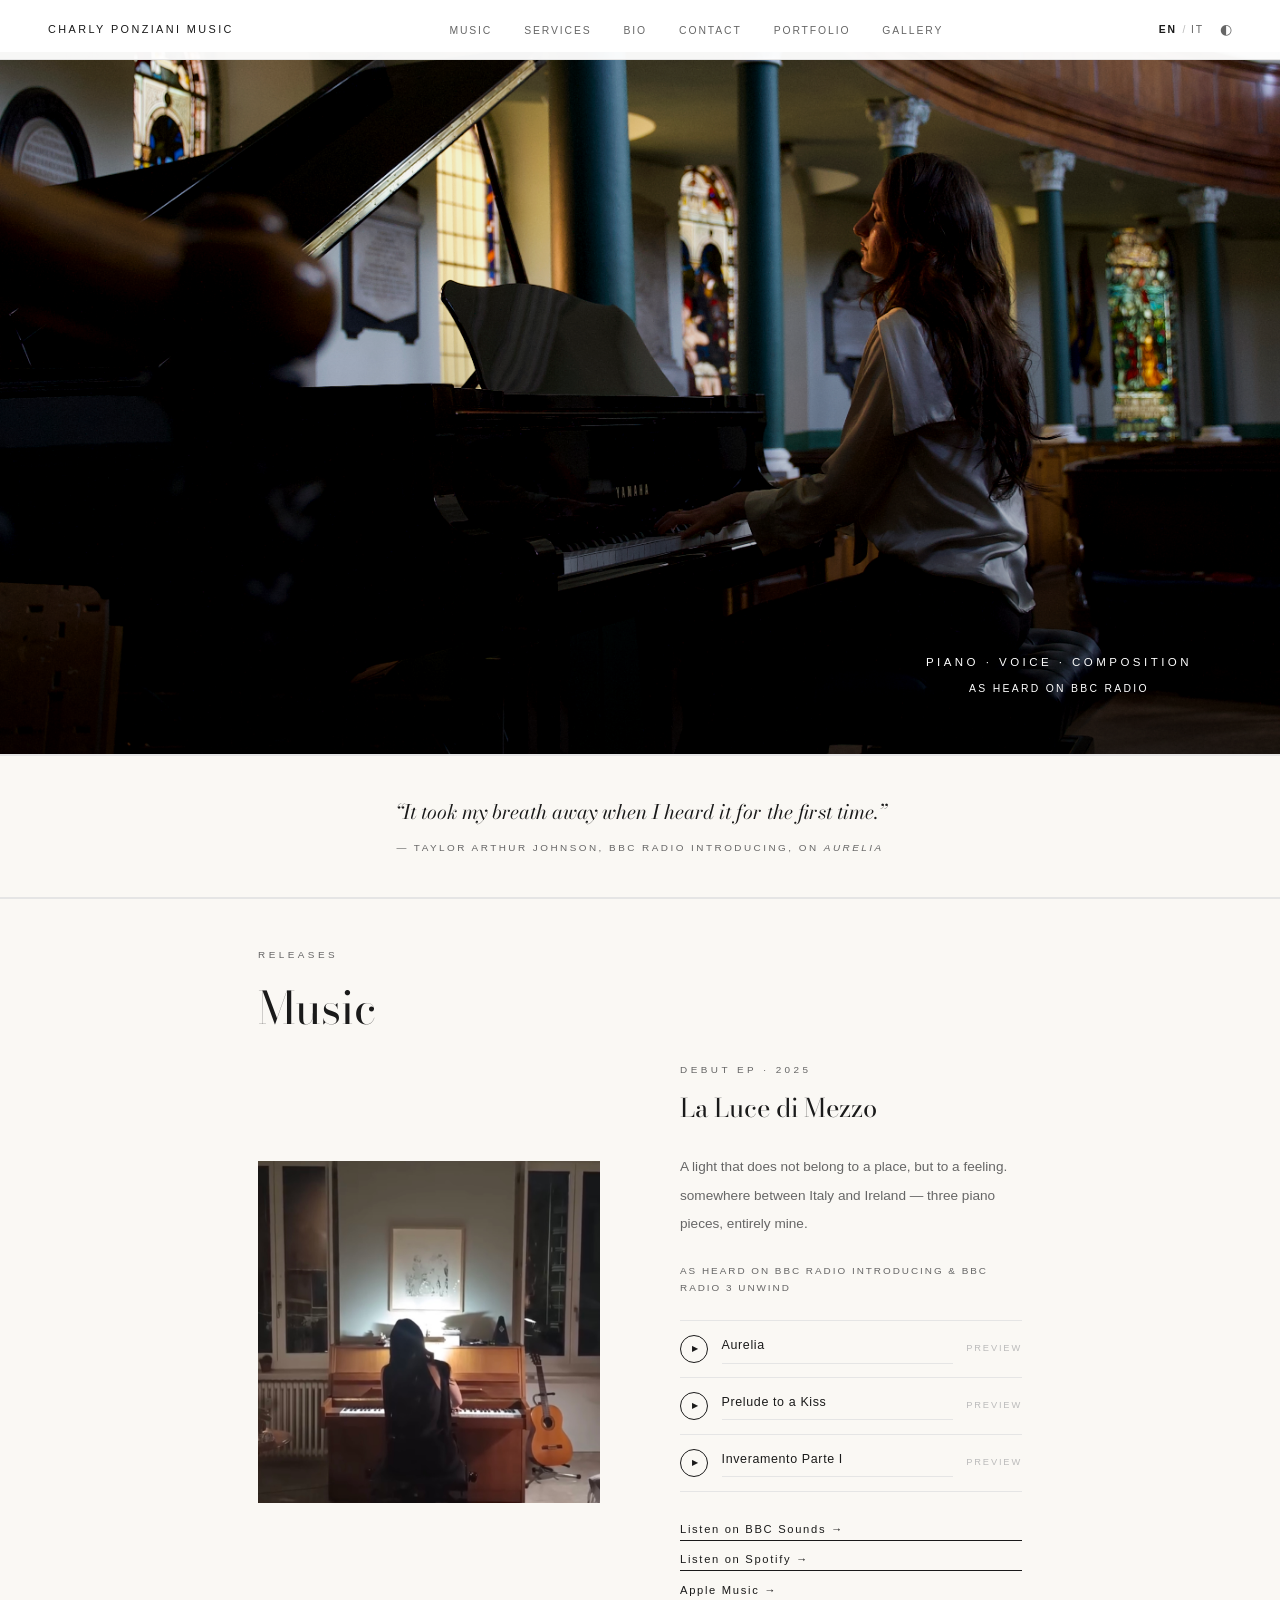
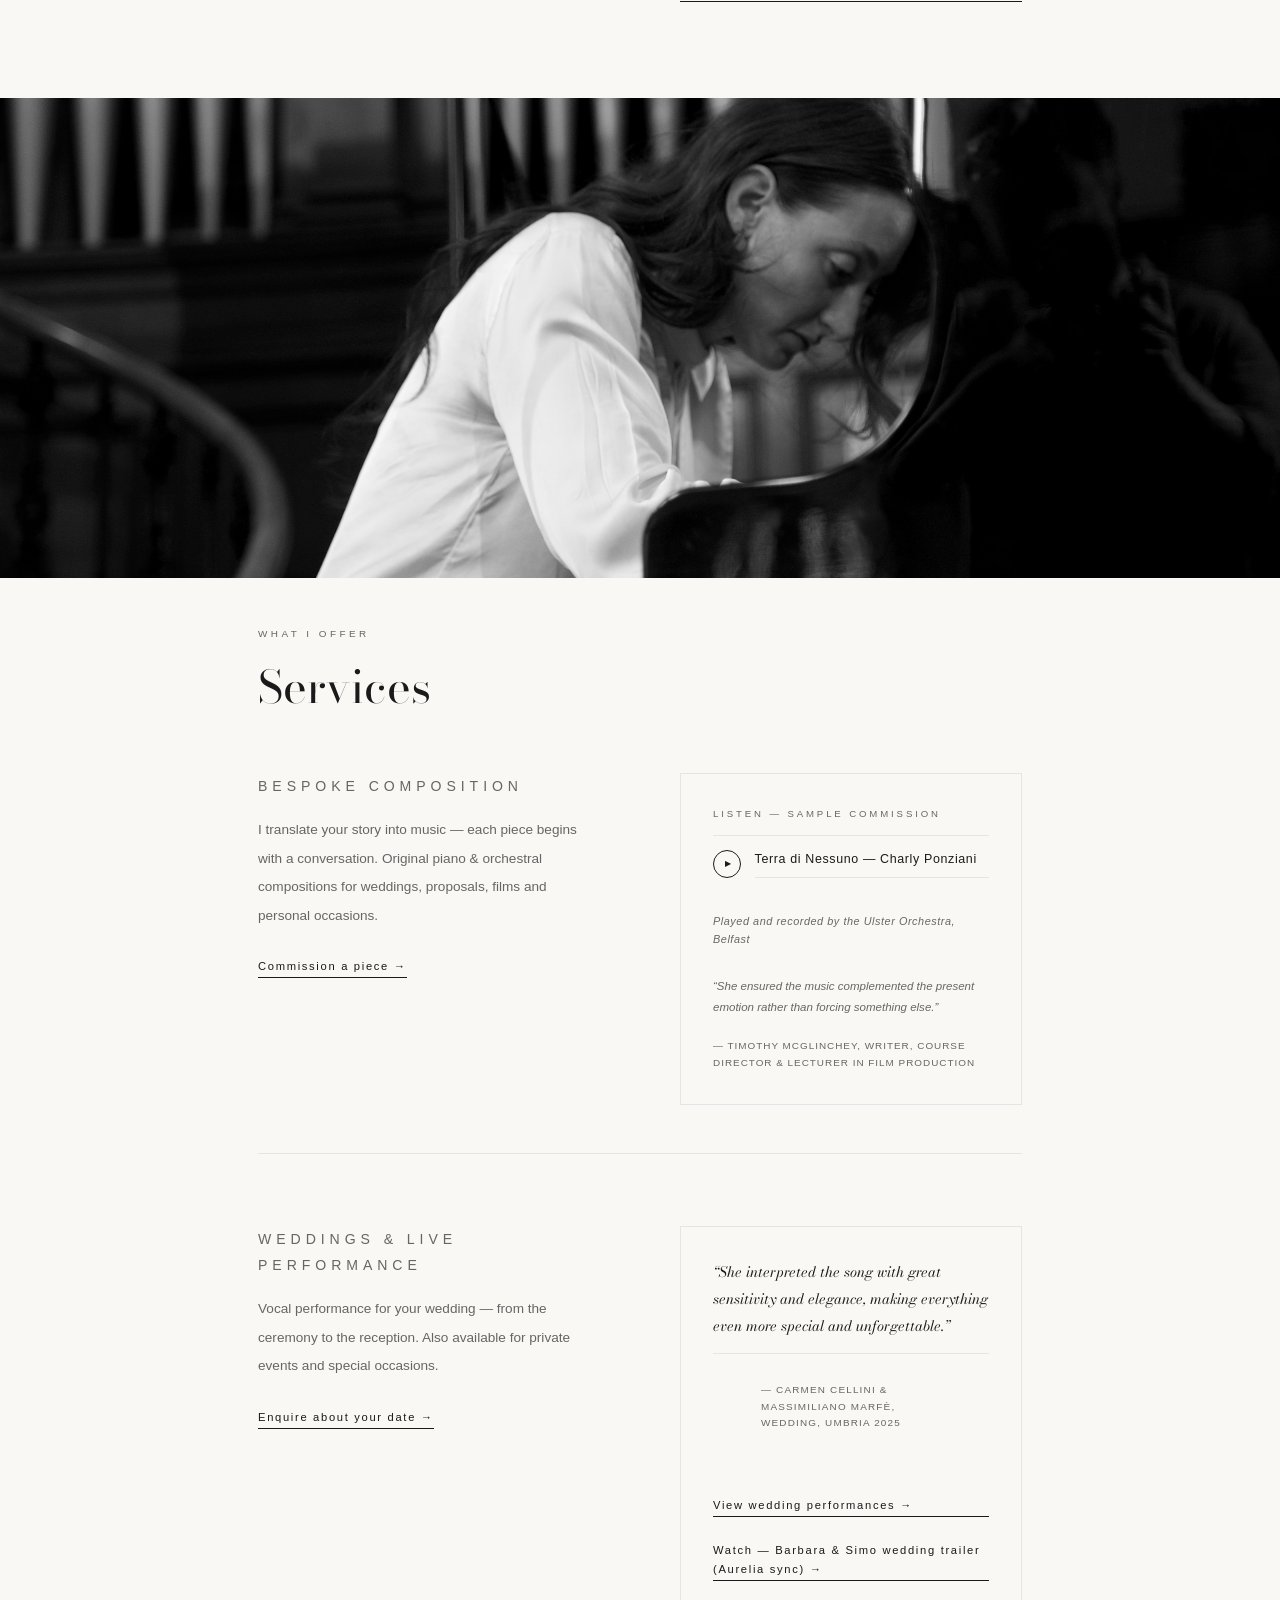
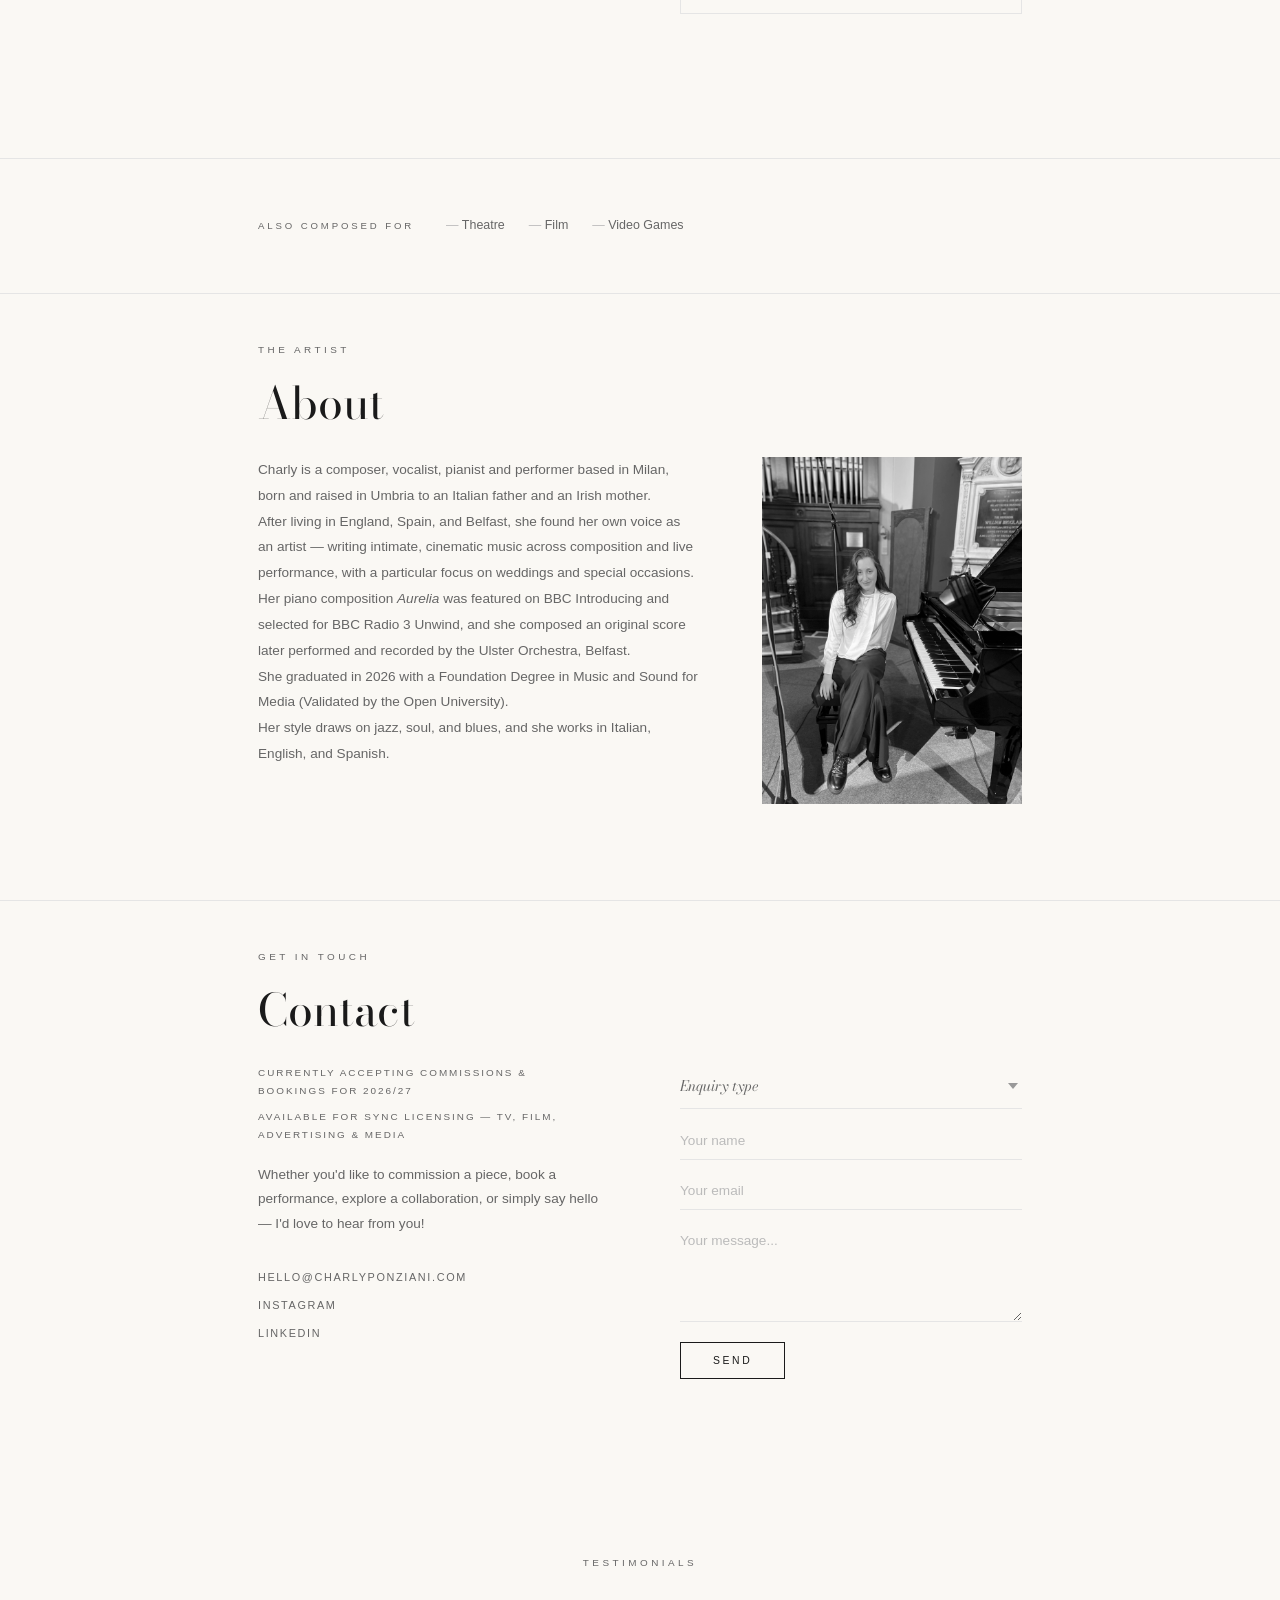
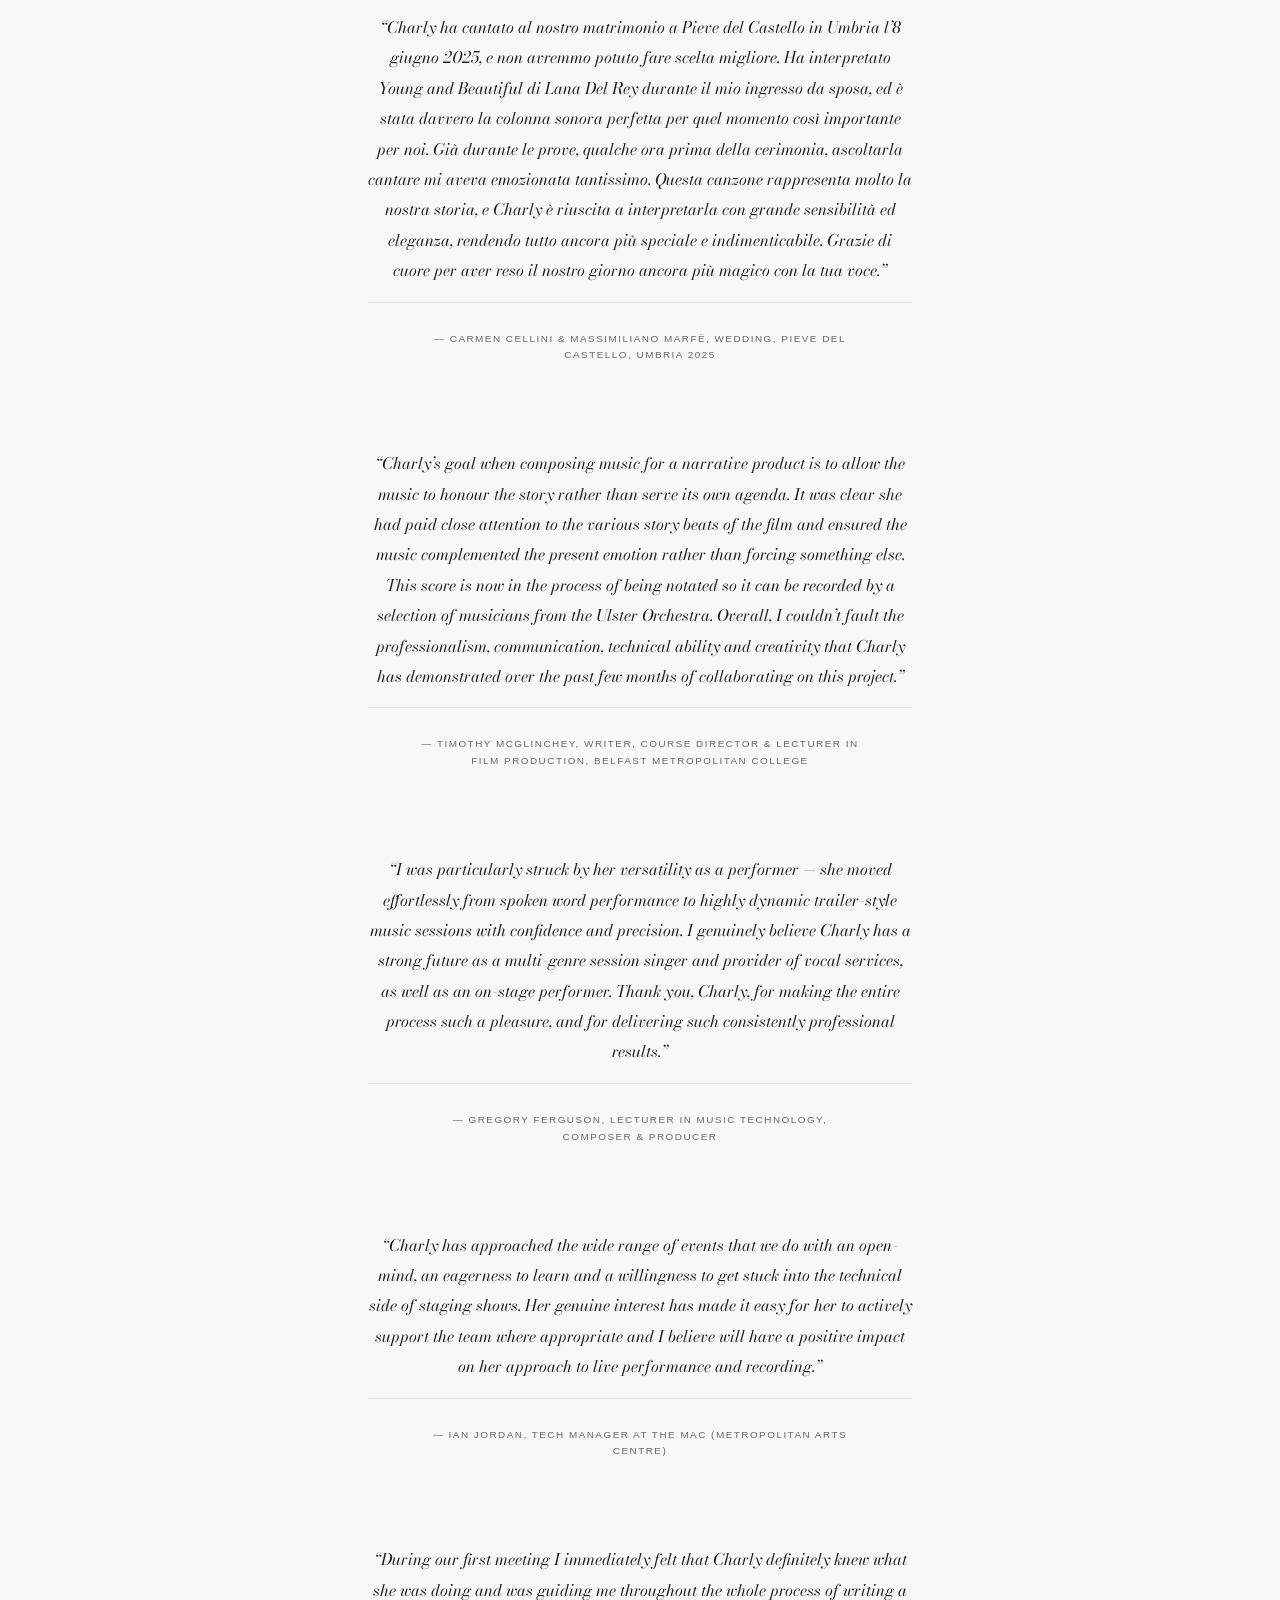
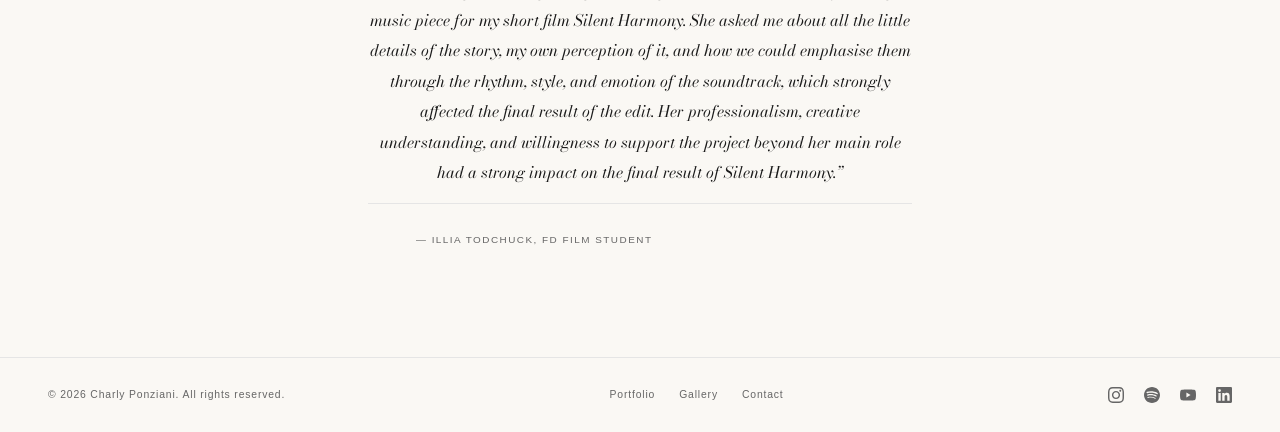
<file: index.html>
<!DOCTYPE html>
<html lang="en">
<head>
  <meta charset="UTF-8" />
  <meta name="viewport" content="width=device-width, initial-scale=1.0" />
  <meta name="description" content="Charly Ponziani — Pianist, composer and vocalist based in Milan. Debut EP 'La Luce di Mezzo' — as heard on BBC Radio Introducing." />
  <title>Charly Ponziani — Pianist, Composer &amp; Vocalist</title>
  <link rel="icon" type="image/svg+xml" href="favicon.svg" />
  <meta property="og:type" content="website" />
  <meta property="og:url" content="https://charlyponziani.com/" />
  <meta property="og:title" content="Charly Ponziani — Piano · Voice · Composition" />
  <meta property="og:description" content="Pianist, composer and vocalist based in Milan. Debut EP 'La Luce di Mezzo' — as heard on BBC Radio Introducing." />
  <meta property="og:image" content="https://charlyponziani.com/assets/images/hero4.jpg" />
  <meta name="twitter:card" content="summary_large_image" />
  <link rel="stylesheet" href="style.css?v=55" />
  <script>
    if ('scrollRestoration' in history) history.scrollRestoration = 'manual';
    window.addEventListener('DOMContentLoaded', function () {
      const isReload = performance.getEntriesByType('navigation')[0]?.type === 'reload';
      if (isReload) {
        history.replaceState(null, null, window.location.pathname);
        window.scrollTo(0, 0);
      }
    });
  </script>
</head>
<body>

  <!-- NAV -->
  <nav>
    <a href="#top" class="nav-logo">Charly Ponziani Music</a>
    <ul class="nav-links">
      <li><a href="#music"        data-en="Music"     data-it="Musica">Music</a></li>
      <li class="nav-services-item">
        <a href="#services" data-en="Services" data-it="Servizi">Services</a>
        <div class="nav-services-dropdown">
          <a href="#services" class="nav-service-entry" onclick="setTimeout(function(){document.querySelector('select[name=enquiry]').value='bespoke'},400)">
            <span class="nav-service-name" data-en="Bespoke Composition" data-it="Composizione Su Misura">Bespoke Composition</span>
            <span class="nav-service-desc" data-en="Original piano &amp; orchestral music for weddings, proposals, films and personal occasions." data-it="Musica originale per pianoforte &amp; orchestra per matrimoni, proposte, film e occasioni personali.">Original piano &amp; orchestral music for weddings, proposals, films and personal occasions.</span>
          </a>
          <a href="#services" class="nav-service-entry" onclick="setTimeout(function(){document.querySelector('select[name=enquiry]').value='wedding'},400)">
            <span class="nav-service-name" data-en="Weddings &amp; Live Performance" data-it="Matrimoni &amp; Esibizione dal Vivo">Weddings &amp; Live Performance</span>
            <span class="nav-service-desc" data-en="Vocal performance from ceremony to reception — also available for private events." data-it="Esibizione vocale dalla cerimonia al ricevimento — disponibile anche per eventi privati.">Vocal performance from ceremony to reception — also available for private events.</span>
          </a>
        </div>
      </li>
      <li><a href="#bio"         data-en="Bio"     data-it="Bio">Bio</a></li>
      <li><a href="#contact"     data-en="Contact"   data-it="Contatti">Contact</a></li>
      <li><a href="portfolio.html" data-en="Portfolio" data-it="Portfolio">Portfolio</a></li>
      <li><a href="gallery.html"   data-en="Gallery"   data-it="Galleria">Gallery</a></li>
    </ul>
    <div class="nav-controls">
      <div class="lang-toggle">
        <button class="lang-btn" data-lang="en">EN</button>
        <span>/</span>
        <button class="lang-btn" data-lang="it">IT</button>
      </div>
      <button class="theme-toggle" aria-label="Toggle dark mode">
        <span class="theme-icon">◐</span>
      </button>
    </div>
    <button class="nav-hamburger" aria-label="Menu">
      <span></span><span></span><span></span>
    </button>
  </nav>

  <!-- 1. HERO -->
  <section id="top" class="hero">
    <div class="hero-image-wrap">
      <img class="hero-photo" src="assets/images/hero4.jpg" alt="Charly Ponziani at the piano" />
      <div class="hero-overlay-text">
        <p class="hero-overlay-tagline" data-en="Piano · Voice · Composition" data-it="Pianoforte · Voce · Composizione">Piano · Voice · Composition</p>
        <p class="hero-overlay-bbc" data-en="As heard on BBC Radio" data-it="Come trasmessa su BBC Radio">As heard on BBC Radio</p>
      </div>
    </div>
  </section>

  <!-- QUOTE STRIP -->
  <div class="quote-strip">
    <div class="quote-inner">
      <p class="quote-text">&ldquo;It took my breath away when I heard it for the first time.&rdquo;</p>
      <p class="quote-attr">— Taylor Arthur Johnson, BBC Radio Introducing, on <em>Aurelia</em></p>
    </div>
  </div>

  <!-- 2. MUSIC -->
  <section id="music">
    <div class="section-inner">
      <p class="section-label" data-en="Releases" data-it="Uscite">Releases</p>
      <h2 class="section-title" data-en="Music" data-it="Musica">Music</h2>
      <div class="divider-line"></div>

      <div class="music-feature">
        <div class="music-cover">
          <img src="assets/images/ep-cover.jpg" alt="La Luce di Mezzo — EP cover" />
        </div>
        <div class="music-meta">
          <p class="section-label" data-en="Debut EP · 2025" data-it="EP di debutto · 2025">Debut EP · 2025</p>
          <h3 class="section-title" style="font-size:1.6rem;margin-bottom:1.5rem;">La Luce di Mezzo</h3>
          <p style="font-size:0.85rem;color:var(--muted);line-height:2.1;margin-bottom:1.5rem;"
             data-html-en="A light that does not belong to a place, but to a feeling.<br>somewhere between Italy and Ireland — three piano pieces, entirely mine."
             data-html-it="Una luce che non appartiene a un luogo, ma a un sentimento.<br>tra l'Italia e l'Irlanda — tre pezzi per pianoforte, interamente miei.">
            A light that does not belong to a place, but to a feeling.<br>
            somewhere between Italy and Ireland — three piano pieces, entirely mine.
          </p>
          <p style="font-size:0.62rem;letter-spacing:0.2em;text-transform:uppercase;color:var(--muted);margin-bottom:1.5rem;"
             data-en="As heard on BBC Radio Introducing &amp; BBC Radio 3 Unwind"
             data-it="Trasmessa su BBC Radio Introducing &amp; BBC Radio 3 Unwind">As heard on BBC Radio Introducing &amp; BBC Radio 3 Unwind</p>
          <!-- TRACK PREVIEWS -->
          <div class="track-list">
            <div class="track-item">
              <button class="track-play" data-src="assets/audio/aurelia.m4a" data-limit="45" aria-label="Play Aurelia">
                <span class="play-icon">▶</span>
              </button>
              <div class="track-info">
                <span class="track-name">Aurelia</span>
                <div class="track-progress"><div class="track-bar"></div></div>
              </div>
              <span class="track-preview-label" data-en="preview" data-it="anteprima">preview</span>
            </div>
            <div class="track-item">
              <button class="track-play" data-src="assets/audio/prelude-to-a-kiss.m4a" data-limit="45" aria-label="Play Prelude to a Kiss">
                <span class="play-icon">▶</span>
              </button>
              <div class="track-info">
                <span class="track-name">Prelude to a Kiss</span>
                <div class="track-progress"><div class="track-bar"></div></div>
              </div>
              <span class="track-preview-label" data-en="preview" data-it="anteprima">preview</span>
            </div>
            <div class="track-item">
              <button class="track-play" data-src="assets/audio/inveramento-parte-i.m4a" data-limit="45" aria-label="Play Inveramento Parte I">
                <span class="play-icon">▶</span>
              </button>
              <div class="track-info">
                <span class="track-name">Inveramento Parte I</span>
                <div class="track-progress"><div class="track-bar"></div></div>
              </div>
              <span class="track-preview-label" data-en="preview" data-it="anteprima">preview</span>
            </div>
          </div>

          <div class="music-links">
            <a href="https://www.bbc.co.uk/programmes/m002vkqx" target="_blank" class="text-link" data-en="Listen on BBC Sounds →" data-it="Ascolta su BBC Sounds →">Listen on BBC Sounds →</a>
            <a href="https://open.spotify.com/artist/3wfayS7uMZGtmtRwBVUAy2" class="text-link" data-en="Listen on Spotify →" data-it="Ascolta su Spotify →">Listen on Spotify →</a>
            <a href="https://music.apple.com/gb/artist/charly-ponziani/6774300534" target="_blank" class="text-link" data-en="Apple Music →" data-it="Apple Music →">Apple Music →</a>
          </div>
        </div>
      </div>
    </div>
  </section>

  <!-- IMAGE BREAK -->
  <div style="width:100%;max-height:480px;overflow:hidden;line-height:0;">
    <img src="assets/gallery/ep-dsc07502.jpg" alt="Charly Ponziani recording La Luce di Mezzo" style="width:100%;height:560px;object-fit:cover;object-position:center 68%;display:block;filter:grayscale(100%);" />
  </div>

  <!-- 3. SERVICES -->
  <section id="services">
    <div class="section-inner">
      <p class="section-label" data-en="What I Offer" data-it="Cosa Offro">What I Offer</p>
      <h2 class="section-title" data-en="Services" data-it="Servizi">Services</h2>
      <div class="divider-line"></div>

      <!-- Bespoke Composition -->
      <div style="padding:0 0 3rem;border-bottom:1px solid var(--border);">
        <div class="bespoke-grid">
          <div class="bespoke-text">
            <p class="section-label" style="margin-bottom:1rem;" data-en="Bespoke Composition" data-it="Composizione Su Misura">Bespoke Composition</p>
            <p style="font-size:0.85rem;color:var(--muted);line-height:2.1;margin-bottom:1.5rem;"
               data-en="I translate your story into music — each piece begins with a conversation. Original piano &amp; orchestral compositions for weddings, proposals, films and personal occasions."
               data-it="Traduco la tua storia in musica — ogni brano inizia con una conversazione. Composizioni originali per pianoforte &amp; orchestra per matrimoni, proposte, film e occasioni personali.">
              I translate your story into music — each piece begins with a conversation. Original piano &amp; orchestral compositions for weddings, proposals, films and personal occasions.
            </p>
            <a href="#contact" class="text-link" data-en="Commission a piece →" data-it="Commissiona un brano →" onclick="setTimeout(function(){document.querySelector('select[name=enquiry]').value='bespoke'},400)">Commission a piece →</a>
          </div>

          <div class="bespoke-audio">
            <p class="bespoke-audio-label" data-en="Listen — sample commission" data-it="Ascolta — esempio">Listen — sample commission</p>
            <div class="track-item" style="border-top:1px solid var(--border);border-bottom:none;padding:0.85rem 0;">
              <button class="track-play" data-bespoke="true" id="bespoke-play-btn" aria-label="Play sample commission">
                <span class="play-icon">▶</span>
              </button>
              <div class="track-info">
                <span class="track-name" data-en="Terra di Nessuno — Charly Ponziani" data-it="Terra di Nessuno — Charly Ponziani">Terra di Nessuno — Charly Ponziani</span>
                <div class="track-progress">
                  <div class="track-bar" id="bespoke-progress-bar"></div>
                </div>
              </div>
            </div>
            <p style="font-size:0.68rem;color:var(--muted);letter-spacing:0.05em;margin-top:0.5rem;font-style:italic;" data-en="Played and recorded by the Ulster Orchestra, Belfast" data-it="Eseguito e registrato dall'Ulster Orchestra, Belfast">Played and recorded by the Ulster Orchestra, Belfast</p>
            <p style="font-size:0.72rem;color:var(--muted);line-height:1.8;margin-top:1rem;font-style:italic;">&ldquo;She ensured the music complemented the present emotion rather than forcing something else.&rdquo;</p>
            <p style="font-size:0.62rem;color:var(--muted);letter-spacing:0.1em;text-transform:uppercase;margin-top:0.5rem;">— Timothy McGlinchey, Writer, Course Director & Lecturer in Film Production</p>
          </div>
        </div>
      </div>

      <!-- Weddings & Live Performance -->
      <div style="padding:1.5rem 0 3rem;">
        <div class="bespoke-grid">
          <div class="bespoke-text">
            <p class="section-label" style="margin-bottom:1rem;" data-en="Weddings &amp; Live Performance" data-it="Matrimoni &amp; Esibizione dal vivo">Weddings &amp; Live Performance</p>
            <p style="font-size:0.85rem;color:var(--muted);line-height:2.1;margin-bottom:1.5rem;"
               data-en="Vocal performance for your wedding — from the ceremony to the reception. Also available for private events and special occasions."
               data-it="Esibizione vocale per il tuo matrimonio — dalla cerimonia al ricevimento. Disponibile anche per eventi privati e occasioni speciali.">
              Vocal performance for your wedding — from the ceremony to the reception. Also available for private events and special occasions.
            </p>
            <a href="#contact" class="text-link" data-en="Enquire about your date →" data-it="Richiedi informazioni →" onclick="setTimeout(function(){document.querySelector('select[name=enquiry]').value='wedding'},400)">Enquire about your date →</a>
          </div>

          <div class="bespoke-audio">
            <blockquote style="margin:0;">
              <p style="font-family:var(--font-serif);font-size:0.9rem;font-style:italic;color:var(--text);line-height:1.9;">&ldquo;She interpreted the song with great sensitivity and elegance, making everything even more special and unforgettable.&rdquo;</p>
              <footer style="margin-top:0.75rem;font-size:0.62rem;letter-spacing:0.12em;text-transform:uppercase;color:var(--muted);">— Carmen Cellini &amp; Massimiliano Marfè, Wedding, Umbria 2025</footer>
            </blockquote>
            <a href="gallery.html#weddings" class="text-link" style="margin-top:1.5rem;display:inline-block;" data-en="View wedding performances →" data-it="Guarda le esibizioni →">View wedding performances →</a>
            <a href="https://www.youtube.com/watch?v=APWu58lboRU" target="_blank" rel="noopener" class="text-link" style="display:block;margin-top:0.75rem;" data-en="Watch — Barbara &amp; Simo wedding trailer (Aurelia sync) →" data-it="Guarda — trailer matrimonio Barbara &amp; Simo (sync Aurelia) →">Watch — Barbara &amp; Simo wedding trailer (Aurelia sync) →</a>
          </div>
        </div>
      </div>

    </div>
  </section>

  <!-- 4. CREDITS STRIP -->
  <div id="credits">
    <div class="credits-inner">
      <p class="credits-label" data-en="Also composed for" data-it="Ha composto anche per">Also composed for</p>
      <ul class="credits-list">
        <li data-en="Theatre" data-it="Teatro">Theatre</li>
        <li data-en="Film" data-it="Cinema">Film</li>
        <li data-en="Video Games" data-it="Videogiochi">Video Games</li>
      </ul>
    </div>
  </div>

  <!-- 5. BIO -->
  <section id="bio">
    <div class="section-inner">
      <p class="section-label" data-en="The Artist" data-it="L'Artista">The Artist</p>
      <h2 class="section-title" data-en="About" data-it="Chi sono">About</h2>
      <div class="divider-line"></div>

      <div class="bio-grid">
        <div class="bio-text">
          <p data-html-en="Charly is a composer, vocalist, pianist and performer based in Milan, born and raised in Umbria to an Italian father and an Irish mother.<br>After living in England, Spain, and Belfast, she found her own voice as an artist — writing intimate, cinematic music across composition and live performance, with a particular focus on weddings and special occasions.<br>Her piano composition <em>Aurelia</em> was featured on BBC Introducing and selected for BBC Radio 3 Unwind, and she composed an original score later performed and recorded by the Ulster Orchestra, Belfast.<br>She graduated in 2026 with a Foundation Degree in Music and Sound for Media (Validated by the Open University).<br>Her style draws on jazz, soul, and blues, and she works in Italian, English, and Spanish."
             data-html-it="Charly è compositrice, vocalist, pianista e performer, basata a Milano, nata e cresciuta in Umbria da padre italiano e madre irlandese.<br>Dopo aver vissuto in Inghilterra, Spagna e Belfast, ha trovato la propria voce come artista — scrivendo musica intima e cinematografica tra composizione ed esibizione dal vivo, con un focus particolare su matrimoni e occasioni speciali.<br>La sua composizione per pianoforte <em>Aurelia</em> è stata trasmessa su BBC Introducing e selezionata per BBC Radio 3 Unwind, e ha composto una colonna sonora poi eseguita e registrata dalla Ulster Orchestra, Belfast.<br>Si è laureata nel 2026 con un Foundation Degree in Music and Sound for Media (Convalidato dalla Open University).<br>Il suo stile attinge a jazz, soul e blues, e lavora in italiano, inglese e spagnolo.">
            Charly is a composer, vocalist, pianist and performer based in Milan, born and raised in Umbria to an Italian father and an Irish mother.<br>After living in England, Spain, and Belfast, she found her own voice as an artist — writing intimate, cinematic music across composition and live performance, with a particular focus on weddings and special occasions.<br>Her piano composition <em>Aurelia</em> was featured on BBC Introducing and selected for BBC Radio 3 Unwind, and she composed an original score later performed and recorded by the Ulster Orchestra, Belfast.<br>She graduated in 2026 with a Foundation Degree in Music and Sound for Media (Validated by the Open University).<br>Her style draws on jazz, soul, and blues, and she works in Italian, English, and Spanish.
          </p>
        </div>
        <div class="bio-photo">
          <img src="assets/images/press-photo.jpg?v=2" alt="Charly Ponziani" />
        </div>
      </div>
    </div>
  </section>

  <!-- 6. CONTACT -->
  <section id="contact">
    <div class="section-inner">
      <p class="section-label" data-en="Get in touch" data-it="Scrivimi">Get in touch</p>
      <h2 class="section-title" data-en="Contact" data-it="Contatti">Contact</h2>
      <div class="divider-line"></div>

      <div class="contact-grid">
        <div class="contact-info">
          <p style="font-size:0.62rem;letter-spacing:0.2em;text-transform:uppercase;color:var(--muted);margin-bottom:0.5rem;"
             data-en="Currently accepting commissions &amp; bookings for 2026/27"
             data-it="Disponibile per commissioni &amp; prenotazioni 2026/27">Currently accepting commissions &amp; bookings for 2026/27</p>
          <p style="font-size:0.62rem;letter-spacing:0.2em;text-transform:uppercase;color:var(--muted);margin-bottom:1.2rem;"
             data-en="Available for sync licensing — TV, film, advertising &amp; media"
             data-it="Disponibile per sync licensing — TV, cinema, pubblicità &amp; media">Available for sync licensing — TV, film, advertising &amp; media</p>
          <p data-en="Whether you'd like to commission a piece, book a performance, explore a collaboration, or simply say hello — I'd love to hear from you!"
             data-it="Che tu voglia commissionare un brano, prenotare un'esibizione, esplorare una collaborazione, o semplicemente salutarmi — mi farebbe piacere sentirti.">
            Whether you'd like to commission a piece, book a performance, explore a collaboration, or simply say hello — I'd love to hear from you!
          </p>
          <a href="mailto:hello@charlyponziani.com" class="contact-detail">hello@charlyponziani.com</a>
          <a href="https://instagram.com/charlyponzianimusic" class="contact-detail" target="_blank">Instagram</a>
          <a href="https://www.linkedin.com/in/charly-ponziani-898b13400" class="contact-detail" target="_blank">LinkedIn</a>
        </div>

        <form class="contact-form" id="contact-form" action="https://formspree.io/f/xkoykpqz" method="POST">

          <select name="enquiry">
            <option value="" disabled selected data-en="Enquiry type" data-it="Tipo di richiesta">Enquiry type</option>
            <option value="bespoke"       data-en="Bespoke commission"    data-it="Commissione su misura">Bespoke commission</option>
            <option value="wedding"        data-en="Wedding / Event"       data-it="Matrimonio / Evento">Wedding / Event</option>
            <option value="sync"          data-en="Sync licensing"        data-it="Sync licensing">Sync licensing</option>
            <option value="collaboration" data-en="Collaboration"         data-it="Collaborazione">Collaboration</option>
            <option value="other"         data-en="Other"                 data-it="Altro">Other</option>
          </select>

          <input type="text"  name="name"    placeholder="Your name"
                 data-placeholder-en="Your name" data-placeholder-it="Il tuo nome" required />
          <input type="email" name="email"   placeholder="Your email"
                 data-placeholder-en="Your email" data-placeholder-it="La tua email" required />
          <textarea           name="message" placeholder="Your message..."
                 data-placeholder-en="Your message..." data-placeholder-it="Il tuo messaggio..." required></textarea>
          <button type="submit" data-en="Send" data-it="Invia">Send</button>
        </form>

        <div class="form-success" id="form-success" style="display:none;">
          <p class="form-success-msg" data-en="Thank you — I'll be in touch soon." data-it="Grazie — ti risponderò presto.">Thank you — I'll be in touch soon.</p>
        </div>
      </div>
    </div>
  </section>

  <!-- TESTIMONIALS -->
  <section id="testimonials">
    <div class="section-inner" style="max-width:640px;padding:5rem 3rem;margin:0 auto;text-align:center;">
      <p class="section-label" data-en="Testimonials" data-it="Testimonianze">Testimonials</p>
      <div style="display:flex;flex-direction:column;gap:3.5rem;margin-top:2.5rem;">

        <blockquote style="margin:0;">
          <p style="font-family:var(--font-serif);font-size:1rem;font-style:italic;color:var(--text);line-height:1.9;">&ldquo;Charly ha cantato al nostro matrimonio a Pieve del Castello in Umbria l&rsquo;8 giugno 2025, e non avremmo potuto fare scelta migliore. Ha interpretato Young and Beautiful di Lana Del Rey durante il mio ingresso da sposa, ed è stata davvero la colonna sonora perfetta per quel momento così importante per noi. Già durante le prove, qualche ora prima della cerimonia, ascoltarla cantare mi aveva emozionata tantissimo. Questa canzone rappresenta molto la nostra storia, e Charly è riuscita a interpretarla con grande sensibilità ed eleganza, rendendo tutto ancora più speciale e indimenticabile. Grazie di cuore per aver reso il nostro giorno ancora più magico con la tua voce.&rdquo;</p>
          <footer style="margin-top:1rem;font-size:0.62rem;letter-spacing:0.15em;text-transform:uppercase;color:var(--muted);">— Carmen Cellini &amp; Massimiliano Marfè, Wedding, Pieve del Castello, Umbria 2025</footer>
        </blockquote>

        <blockquote style="margin:0;">
          <p style="font-family:var(--font-serif);font-size:1rem;font-style:italic;color:var(--text);line-height:1.9;">&ldquo;Charly&rsquo;s goal when composing music for a narrative product is to allow the music to honour the story rather than serve its own agenda. It was clear she had paid close attention to the various story beats of the film and ensured the music complemented the present emotion rather than forcing something else. This score is now in the process of being notated so it can be recorded by a selection of musicians from the Ulster Orchestra. Overall, I couldn&rsquo;t fault the professionalism, communication, technical ability and creativity that Charly has demonstrated over the past few months of collaborating on this project.&rdquo;</p>
          <footer style="margin-top:1rem;font-size:0.62rem;letter-spacing:0.15em;text-transform:uppercase;color:var(--muted);">— Timothy McGlinchey, Writer, Course Director & Lecturer in Film Production, Belfast Metropolitan College</footer>
        </blockquote>

        <blockquote style="margin:0;">
          <p style="font-family:var(--font-serif);font-size:1rem;font-style:italic;color:var(--text);line-height:1.9;">&ldquo;I was particularly struck by her versatility as a performer &mdash; she moved effortlessly from spoken word performance to highly dynamic trailer-style music sessions with confidence and precision. I genuinely believe Charly has a strong future as a multi-genre session singer and provider of vocal services, as well as an on-stage performer. Thank you, Charly, for making the entire process such a pleasure, and for delivering such consistently professional results.&rdquo;</p>
          <footer style="margin-top:1rem;font-size:0.62rem;letter-spacing:0.15em;text-transform:uppercase;color:var(--muted);">— Gregory Ferguson, Lecturer in Music Technology, Composer &amp; Producer</footer>
        </blockquote>

        <blockquote style="margin:0;">
          <p style="font-family:var(--font-serif);font-size:1rem;font-style:italic;color:var(--text);line-height:1.9;">&ldquo;Charly has approached the wide range of events that we do with an open-mind, an eagerness to learn and a willingness to get stuck into the technical side of staging shows. Her genuine interest has made it easy for her to actively support the team where appropriate and I believe will have a positive impact on her approach to live performance and recording.&rdquo;</p>
          <footer style="margin-top:1rem;font-size:0.62rem;letter-spacing:0.15em;text-transform:uppercase;color:var(--muted);">— Ian Jordan, Tech Manager at The MAC (Metropolitan Arts Centre)</footer>
        </blockquote>

        <blockquote style="margin:0;">
          <p style="font-family:var(--font-serif);font-size:1rem;font-style:italic;color:var(--text);line-height:1.9;">&ldquo;During our first meeting I immediately felt that Charly definitely knew what she was doing and was guiding me throughout the whole process of writing a music piece for my short film Silent Harmony. She asked me about all the little details of the story, my own perception of it, and how we could emphasise them through the rhythm, style, and emotion of the soundtrack, which strongly affected the final result of the edit. Her professionalism, creative understanding, and willingness to support the project beyond her main role had a strong impact on the final result of Silent Harmony.&rdquo;</p>
          <footer style="margin-top:1rem;font-size:0.62rem;letter-spacing:0.15em;text-transform:uppercase;color:var(--muted);">— Illia Todchuck, FD Film Student</footer>
        </blockquote>

      </div>
    </div>
  </section>

  <!-- BACK TO TOP -->
  <button id="back-to-top" onclick="(function(){var start=window.scrollY,duration=1200,startTime=null;function step(t){if(!startTime)startTime=t;var elapsed=t-startTime,progress=Math.min(elapsed/duration,1),ease=1-Math.pow(1-progress,4);window.scrollTo(0,start*(1-ease));if(progress<1)requestAnimationFrame(step);}requestAnimationFrame(step);})()" aria-label="Back to top" style="display:none;position:fixed;bottom:5.5rem;right:2rem;width:36px;height:36px;border:1px solid var(--border);border-radius:50%;background:var(--bg);color:var(--muted);font-size:0.75rem;cursor:pointer;z-index:999;transition:opacity 0.3s,transform 0.3s;letter-spacing:0;">↑</button>

  <!-- FOOTER -->
  <footer>
    <span>© 2026 Charly Ponziani. All rights reserved.</span>
    <div class="footer-nav">
      <a href="portfolio.html" data-en="Portfolio" data-it="Portfolio">Portfolio</a>
      <a href="gallery.html" data-en="Gallery" data-it="Galleria">Gallery</a>
      <a href="#contact" data-en="Contact" data-it="Contatti">Contact</a>
    </div>
    <div class="footer-socials">
      <a href="https://instagram.com/charlyponzianimusic" target="_blank" aria-label="Instagram"><svg viewBox="0 0 24 24"><path d="M12 2.163c3.204 0 3.584.012 4.85.07 3.252.148 4.771 1.691 4.919 4.919.058 1.265.069 1.645.069 4.849 0 3.205-.012 3.584-.069 4.849-.149 3.225-1.664 4.771-4.919 4.919-1.266.058-1.644.07-4.85.07-3.204 0-3.584-.012-4.849-.07-3.26-.149-4.771-1.699-4.919-4.92-.058-1.265-.07-1.644-.07-4.849 0-3.204.013-3.583.07-4.849.149-3.227 1.664-4.771 4.919-4.919 1.266-.057 1.645-.069 4.849-.069zm0-2.163c-3.259 0-3.667.014-4.947.072-4.358.2-6.78 2.618-6.98 6.98-.059 1.281-.073 1.689-.073 4.948 0 3.259.014 3.668.072 4.948.2 4.358 2.618 6.78 6.98 6.98 1.281.058 1.689.072 4.948.072 3.259 0 3.668-.014 4.948-.072 4.354-.2 6.782-2.618 6.979-6.98.059-1.28.073-1.689.073-4.948 0-3.259-.014-3.667-.072-4.947-.196-4.354-2.617-6.78-6.979-6.98-1.281-.059-1.69-.073-4.949-.073zm0 5.838c-3.403 0-6.162 2.759-6.162 6.162s2.759 6.163 6.162 6.163 6.162-2.759 6.162-6.163c0-3.403-2.759-6.162-6.162-6.162zm0 10.162c-2.209 0-4-1.79-4-4 0-2.209 1.791-4 4-4s4 1.791 4 4c0 2.21-1.791 4-4 4zm6.406-11.845c-.796 0-1.441.645-1.441 1.44s.645 1.44 1.441 1.44c.795 0 1.439-.645 1.439-1.44s-.644-1.44-1.439-1.44z"/></svg></a>
      <a href="https://open.spotify.com/artist/3wfayS7uMZGtmtRwBVUAy2" target="_blank" aria-label="Spotify"><svg viewBox="0 0 24 24"><path d="M12 0C5.4 0 0 5.4 0 12s5.4 12 12 12 12-5.4 12-12S18.66 0 12 0zm5.521 17.34c-.24.359-.66.48-1.021.24-2.82-1.74-6.36-2.101-10.561-1.141-.418.122-.779-.179-.899-.539-.12-.421.18-.78.54-.9 4.56-1.021 8.52-.6 11.64 1.32.42.18.479.659.301 1.02zm1.44-3.3c-.301.42-.841.6-1.262.3-3.239-1.98-8.159-2.58-11.939-1.38-.479.12-1.02-.12-1.14-.6-.12-.48.12-1.021.6-1.141C9.6 9.9 15 10.561 18.72 12.84c.361.181.54.78.241 1.2zm.12-3.36C15.24 8.4 8.82 8.16 5.16 9.301c-.6.179-1.2-.181-1.38-.721-.18-.601.18-1.2.72-1.381 4.26-1.26 11.28-1.02 15.721 1.621.539.3.719 1.02.419 1.56-.299.421-1.02.599-1.559.3z"/></svg></a>
      <a href="https://www.youtube.com/channel/UCRVm1Ody_rXKBfxoNOb6sfQ" target="_blank" aria-label="YouTube"><svg viewBox="0 0 24 24"><path d="M23.495 6.205a3.007 3.007 0 0 0-2.088-2.088c-1.87-.501-9.396-.501-9.396-.501s-7.507-.01-9.396.501A3.007 3.007 0 0 0 .527 6.205a31.247 31.247 0 0 0-.522 5.805 31.247 31.247 0 0 0 .522 5.783 3.007 3.007 0 0 0 2.088 2.088c1.868.502 9.396.502 9.396.502s7.506 0 9.396-.502a3.007 3.007 0 0 0 2.088-2.088 31.247 31.247 0 0 0 .5-5.783 31.247 31.247 0 0 0-.5-5.805zM9.609 15.601V8.408l6.264 3.602z"/></svg></a>
      <a href="https://www.linkedin.com/in/charly-ponziani-898b13400" target="_blank" aria-label="LinkedIn"><svg viewBox="0 0 24 24"><path d="M20.447 20.452h-3.554v-5.569c0-1.328-.027-3.037-1.852-3.037-1.853 0-2.136 1.445-2.136 2.939v5.667H9.351V9h3.414v1.561h.046c.477-.9 1.637-1.85 3.37-1.85 3.601 0 4.267 2.37 4.267 5.455v6.286zM5.337 7.433a2.062 2.062 0 0 1-2.063-2.065 2.064 2.064 0 1 1 2.063 2.065zm1.782 13.019H3.555V9h3.564v11.452zM22.225 0H1.771C.792 0 0 .774 0 1.729v20.542C0 23.227.792 24 1.771 24h20.451C23.2 24 24 23.227 24 22.271V1.729C24 .774 23.2 0 22.222 0h.003z"/></svg></a>
    </div>
  </footer>

  <script src="lang.js?v=8"></script>
  <script>
    (function () {
      const btn = document.getElementById('back-to-top');
      window.addEventListener('scroll', () => {
        btn.style.display = window.scrollY > 400 ? 'block' : 'none';
      });
    })();
  </script>
  <script>
    // Smooth scroll for all same-page anchor links
    function smoothScrollTo(target, duration) {
      var start = window.scrollY;
      var end = target.getBoundingClientRect().top + window.scrollY - 52;
      var startTime = null;
      function step(t) {
        if (!startTime) startTime = t;
        var elapsed = t - startTime;
        var progress = Math.min(elapsed / duration, 1);
        var ease = 1 - Math.pow(1 - progress, 4);
        window.scrollTo(0, start + (end - start) * ease);
        if (progress < 1) requestAnimationFrame(step);
      }
      requestAnimationFrame(step);
    }

    document.querySelectorAll('a[href^="#"]').forEach(function(link) {
      link.addEventListener('click', function(e) {
        var id = this.getAttribute('href').slice(1);
        var target = document.getElementById(id);
        if (!target) return;
        e.preventDefault();
        smoothScrollTo(target, 900);
      });
    });
  </script>
  <script>
    (function() {
      var current = null;

      function pauseCurrent() {
        if (!current) return;
        current.audio.pause();
        clearInterval(current.ticker);
        current.btn.classList.remove('playing');
        current.btn.querySelector('.play-icon').textContent = '▶';
        current = null;
      }

      function stopAll() {
        if (!current) return;
        current.audio.pause();
        current.audio.currentTime = 0;
        clearInterval(current.ticker);
        current.bar.style.width = '0%';
        current.btn.classList.remove('playing');
        current.btn.querySelector('.play-icon').textContent = '▶';
        current = null;
      }

      document.querySelectorAll('.track-play:not([data-bespoke])').forEach(function(btn) {
        var limit = parseFloat(btn.dataset.limit) || 45;
        var bar = btn.closest('.track-item').querySelector('.track-bar');
        var progress = btn.closest('.track-item').querySelector('.track-progress');
        var audio = new Audio(btn.dataset.src);
        audio.preload = 'metadata';
        progress.style.cursor = 'pointer';

        function startPlaying(seekPct) {
          if (current && current.audio !== audio) stopAll();
          else pauseCurrent();
          if (seekPct !== undefined && audio.duration) audio.currentTime = seekPct * audio.duration;
          var p = audio.play();
          if (p) p.catch(function() { stopAll(); });
          btn.classList.add('playing');
          btn.querySelector('.play-icon').textContent = '■';
          var ticker = setInterval(function() {
            bar.style.width = Math.min(audio.currentTime / limit, 1) * 100 + '%';
            if (audio.currentTime >= limit) stopAll();
          }, 200);
          current = { audio: audio, btn: btn, bar: bar, ticker: ticker };
        }

        btn.addEventListener('click', function() {
          if (current && current.audio === audio) { pauseCurrent(); return; }
          startPlaying();
        });

        progress.addEventListener('click', function(e) {
          var pct = Math.max(0, Math.min(1, (e.clientX - progress.getBoundingClientRect().left) / progress.offsetWidth));
          audio.currentTime = pct * limit;
          bar.style.width = (pct * 100) + '%';
          if (!current || current.audio !== audio) {
            stopAll();
            var p = audio.play();
            if (p) p.catch(function() { stopAll(); });
            btn.classList.add('playing');
            btn.querySelector('.play-icon').textContent = '■';
            var ticker = setInterval(function() {
              bar.style.width = Math.min(audio.currentTime / limit, 1) * 100 + '%';
              if (audio.currentTime >= limit) stopAll();
            }, 200);
            current = { audio: audio, btn: btn, bar: bar, ticker: ticker };
          }
        });

        audio.addEventListener('ended', stopAll);
      });
    })();
  </script>
  <script>
    (function() {
      var btn = document.getElementById('bespoke-play-btn');
      var progress = btn.closest('.track-item').querySelector('.track-progress');
      var bar = document.getElementById('bespoke-progress-bar');
      var audio = new Audio('assets/audio/nml-bespoke.m4a');
      audio.preload = 'metadata';
      var ticker = null;
      progress.style.cursor = 'pointer';

      function stop() {
        clearInterval(ticker); ticker = null;
        bar.style.width = '0%';
        btn.classList.remove('playing');
        btn.querySelector('.play-icon').textContent = '▶';
      }

      function startTicker() {
        clearInterval(ticker);
        ticker = setInterval(function() {
          if (audio.duration) bar.style.width = (audio.currentTime / audio.duration * 100) + '%';
        }, 200);
      }

      function doPlay() {
        var p = audio.play();
        if (p) p.catch(function() { stop(); });
        btn.classList.add('playing');
        btn.querySelector('.play-icon').textContent = '■';
        startTicker();
      }

      btn.addEventListener('click', function() {
        if (btn.classList.contains('playing')) { audio.pause(); stop(); } else { doPlay(); }
      });

      progress.addEventListener('click', function(e) {
        if (!audio.duration) return;
        var pct = Math.max(0, Math.min(1, (e.clientX - progress.getBoundingClientRect().left) / progress.offsetWidth));
        audio.currentTime = pct * audio.duration;
        bar.style.width = (pct * 100) + '%';
        if (!btn.classList.contains('playing')) doPlay();
        else startTicker();
      });

      audio.addEventListener('ended', stop);
      audio.addEventListener('pause', function() { if (!audio.ended) { clearInterval(ticker); ticker = null; } });
    })();
  </script>
  <script>
    // Contact form confirmation message
    (function() {
      var form = document.getElementById('contact-form');
      var success = document.getElementById('form-success');
      if (!form || !success) return;
      form.addEventListener('submit', function(e) {
        e.preventDefault();
        var data = new FormData(form);
        fetch(form.action, {
          method: 'POST',
          body: data,
          headers: { 'Accept': 'application/json' }
        }).then(function(r) {
          if (r.ok) {
            form.style.display = 'none';
            success.style.display = 'block';
          }
        }).catch(function() {});
      });
    })();
  </script>
</body>
</html>
</file>
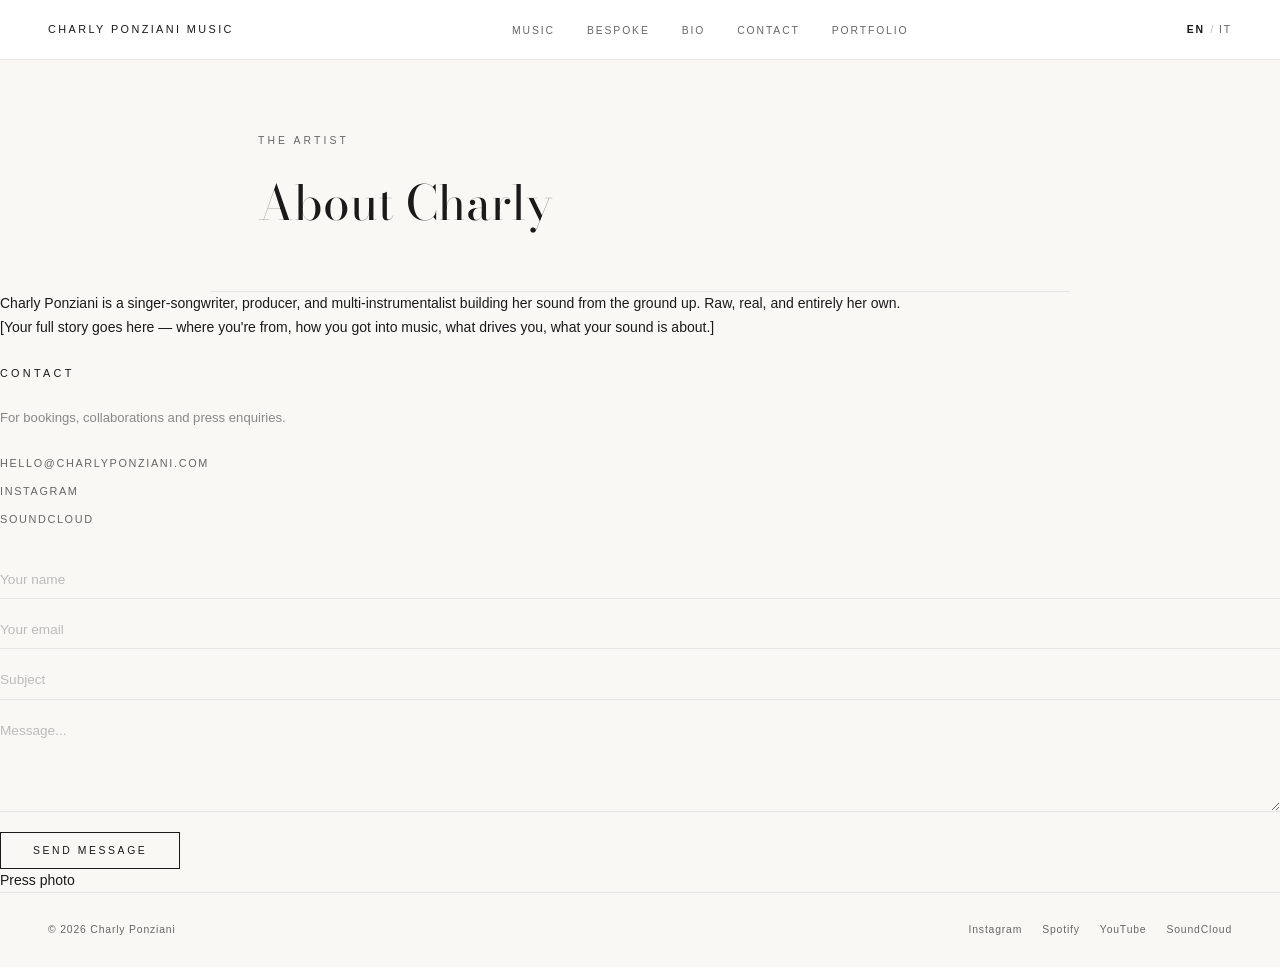
<file: about.html>
<!DOCTYPE html>
<html lang="en">
<head>
  <meta charset="UTF-8" />
  <meta name="viewport" content="width=device-width, initial-scale=1.0" />
  <meta name="description" content="Charly — About & Contact" />
  <title>About — Charly</title>
  <link rel="stylesheet" href="style.css?v=3" />
</head>
<body>

  <nav>
    <a href="index.html" class="nav-logo">Charly Ponziani Music</a>
    <ul class="nav-links">
      <li><a href="index.html#music"    data-en="Music"     data-it="Musica">Music</a></li>
      <li><a href="index.html#bespoke"  data-en="Bespoke"   data-it="Su misura">Bespoke</a></li>
      <li><a href="index.html#bio"      data-en="Bio"     data-it="Bio">Bio</a></li>
      <li><a href="index.html#contact"  data-en="Contact"   data-it="Contatti">Contact</a></li>
      <li><a href="portfolio.html"      data-en="Portfolio" data-it="Portfolio">Portfolio</a></li>
    </ul>
    <div class="lang-toggle">
      <button class="lang-btn" data-lang="en">EN</button>
      <span>/</span>
      <button class="lang-btn" data-lang="it">IT</button>
    </div>
  </nav>

  <div class="page-header" style="margin-top:52px;">
    <p data-en="The Artist" data-it="L'Artista">The Artist</p>
    <h1 data-en="About Charly" data-it="Chi è Charly">About Charly</h1>
  </div>

  <div class="about-section">

    <div>
      <div class="about-body">
        <p data-en="Charly Ponziani is a singer-songwriter, producer, and multi-instrumentalist building her sound from the ground up. Raw, real, and entirely her own."
           data-it="Charly Ponziani è una cantautrice, produttrice e multi-strumentista che costruisce il suo suono dalle fondamenta. Autentico, reale e completamente suo.">
          Charly Ponziani is a singer-songwriter, producer, and multi-instrumentalist building her sound from the ground up. Raw, real, and entirely her own.
        </p>
        <p data-en="[Your full story goes here — where you're from, how you got into music, what drives you, what your sound is about.]"
           data-it="[La tua storia completa va qui — da dove vieni, come ti sei avvicinata alla musica, cosa ti spinge, di cosa parla il tuo suono.]">
          [Your full story goes here — where you're from, how you got into music, what drives you, what your sound is about.]
        </p>
      </div>

      <br />

      <p style="font-size:0.68rem;letter-spacing:0.3em;text-transform:uppercase;margin-bottom:1.5rem;"
         data-en="Contact" data-it="Contatti">Contact</p>

      <p style="font-size:0.82rem;color:#888;line-height:1.8;margin-bottom:1.5rem;"
         data-en="For bookings, collaborations and press enquiries."
         data-it="Per concerti, collaborazioni e richieste stampa.">
        For bookings, collaborations and press enquiries.
      </p>

      <div style="margin-bottom:2rem;">
        <a href="mailto:hello@charlyponziani.com" class="contact-detail">hello@charlyponziani.com</a>
        <a href="https://instagram.com/charlyponzianimusic" class="contact-detail" target="_blank">Instagram</a>
        <a href="https://soundcloud.com/charlyponziani" class="contact-detail" target="_blank">SoundCloud</a>
      </div>

      <form
        class="contact-form"
        name="contact"
        method="POST"
        data-netlify="true"
        netlify-honeypot="bot-field"
      >
        <input type="hidden" name="form-name" value="contact" />
        <p style="display:none"><input name="bot-field" /></p>
        <input type="text"  name="name"    placeholder="Your name"
               data-placeholder-en="Your name" data-placeholder-it="Il tuo nome" required />
        <input type="email" name="email"   placeholder="Your email"
               data-placeholder-en="Your email" data-placeholder-it="La tua email" required />
        <input type="text"  name="subject" placeholder="Subject"
               data-placeholder-en="Subject" data-placeholder-it="Oggetto" />
        <textarea           name="message" placeholder="Message..."
               data-placeholder-en="Message..." data-placeholder-it="Messaggio..." required></textarea>
        <button type="submit" data-en="Send Message" data-it="Invia Messaggio">Send Message</button>
      </form>
    </div>

    <div class="about-photo">
      <!-- <img src="assets/images/press-photo.jpg" alt="Charly Ponziani" /> -->
      <span data-en="Press photo" data-it="Foto stampa">Press photo</span>
    </div>

  </div>

  <footer>
    <span>© 2026 Charly Ponziani</span>
    <div class="footer-socials">
      <a href="https://instagram.com/charlyponzianimusic" target="_blank">Instagram</a>
      <a href="#" target="_blank">Spotify</a>
      <a href="#" target="_blank">YouTube</a>
      <a href="https://soundcloud.com/charlyponziani" target="_blank">SoundCloud</a>
    </div>
  </footer>

  <script src="lang.js?v=2"></script>
</body>
</html>
</file>
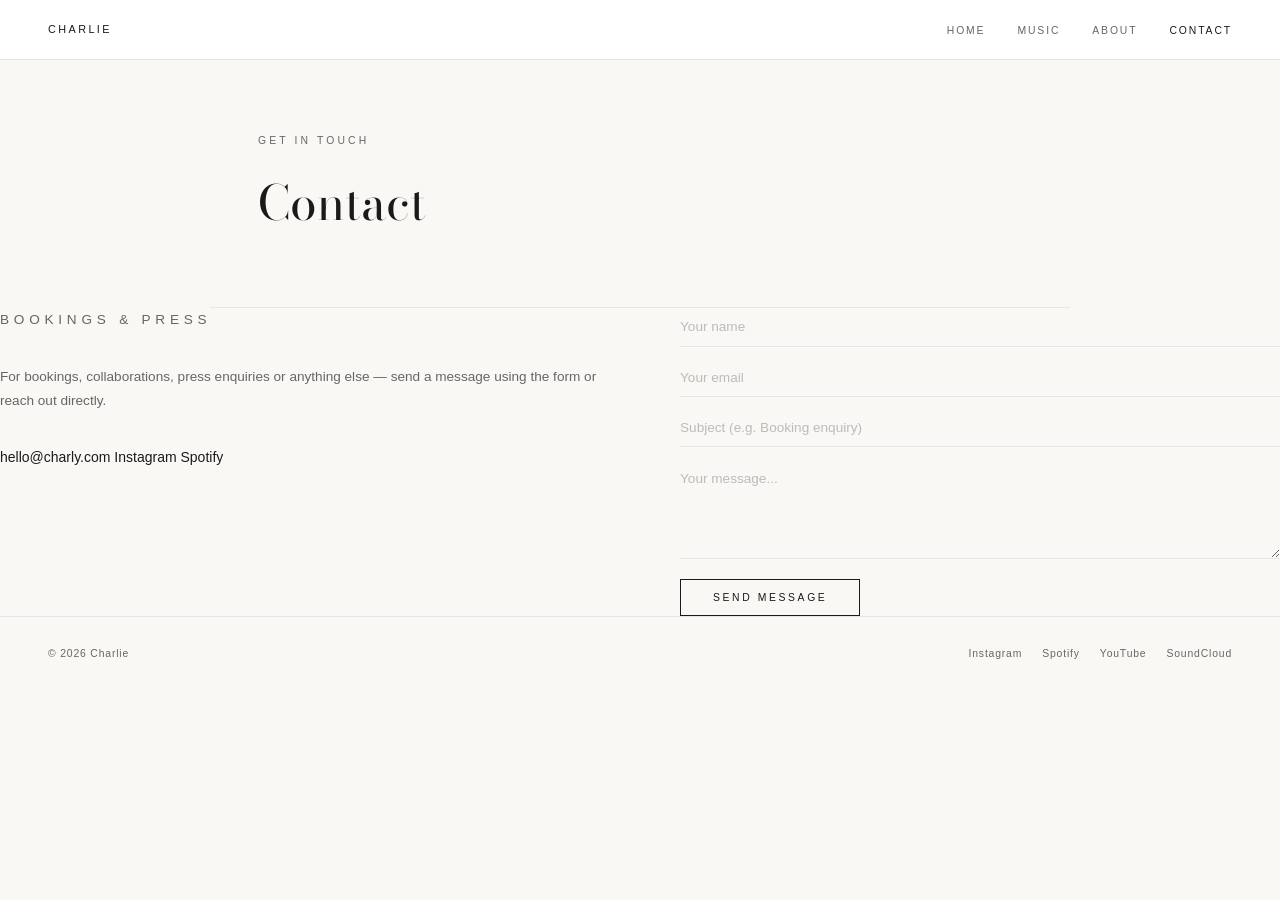
<file: contact.html>
<!DOCTYPE html>
<html lang="en">
<head>
  <meta charset="UTF-8" />
  <meta name="viewport" content="width=device-width, initial-scale=1.0" />
  <meta name="description" content="Charlie — Booking and contact" />
  <title>Contact — Charlie</title>
  <link rel="stylesheet" href="style.css" />
</head>
<body>

  <!-- Navigation -->
  <nav>
    <a href="index.html" class="nav-logo">Charlie</a>
    <ul class="nav-links">
      <li><a href="index.html">Home</a></li>
      <li><a href="music.html">Music</a></li>
      <li><a href="about.html">About</a></li>
      <li><a href="contact.html" class="active">Contact</a></li>
    </ul>
  </nav>

  <!-- Page Header -->
  <div class="page-header">
    <p class="section-label">Get In Touch</p>
    <h1 class="section-title">Contact</h1>
  </div>

  <!-- Contact Section -->
  <section>
    <div class="contact-grid">

      <div class="contact-info">
        <p class="section-label">Bookings & Press</p>
        <div class="divider"></div>
        <p>
          For bookings, collaborations, press enquiries or anything else —
          send a message using the form or reach out directly.
        </p>

        <!-- Update these links once Charlie has accounts set up -->
        <a href="mailto:hello@charly.com" class="contact-link">hello@charly.com</a>
        <a href="#" class="contact-link" target="_blank">Instagram</a>
        <a href="#" class="contact-link" target="_blank">Spotify</a>
      </div>

      <!-- Contact form — works out of the box with Netlify Forms once deployed -->
      <form
        class="contact-form"
        name="contact"
        method="POST"
        data-netlify="true"
        netlify-honeypot="bot-field"
      >
        <!-- Netlify spam protection (hidden, don't remove) -->
        <input type="hidden" name="form-name" value="contact" />
        <p style="display:none">
          <input name="bot-field" />
        </p>

        <input type="text"  name="name"    placeholder="Your name"          required />
        <input type="email" name="email"   placeholder="Your email"         required />
        <input type="text"  name="subject" placeholder="Subject (e.g. Booking enquiry)" />
        <textarea           name="message" placeholder="Your message..."    required></textarea>
        <button type="submit">Send Message</button>
      </form>

    </div>
  </section>

  <!-- Footer -->
  <footer>
    <span>© 2026 Charlie</span>
    <div class="footer-socials">
      <a href="#" target="_blank">Instagram</a>
      <a href="#" target="_blank">Spotify</a>
      <a href="#" target="_blank">YouTube</a>
      <a href="#" target="_blank">SoundCloud</a>
    </div>
  </footer>

</body>
</html>
</file>
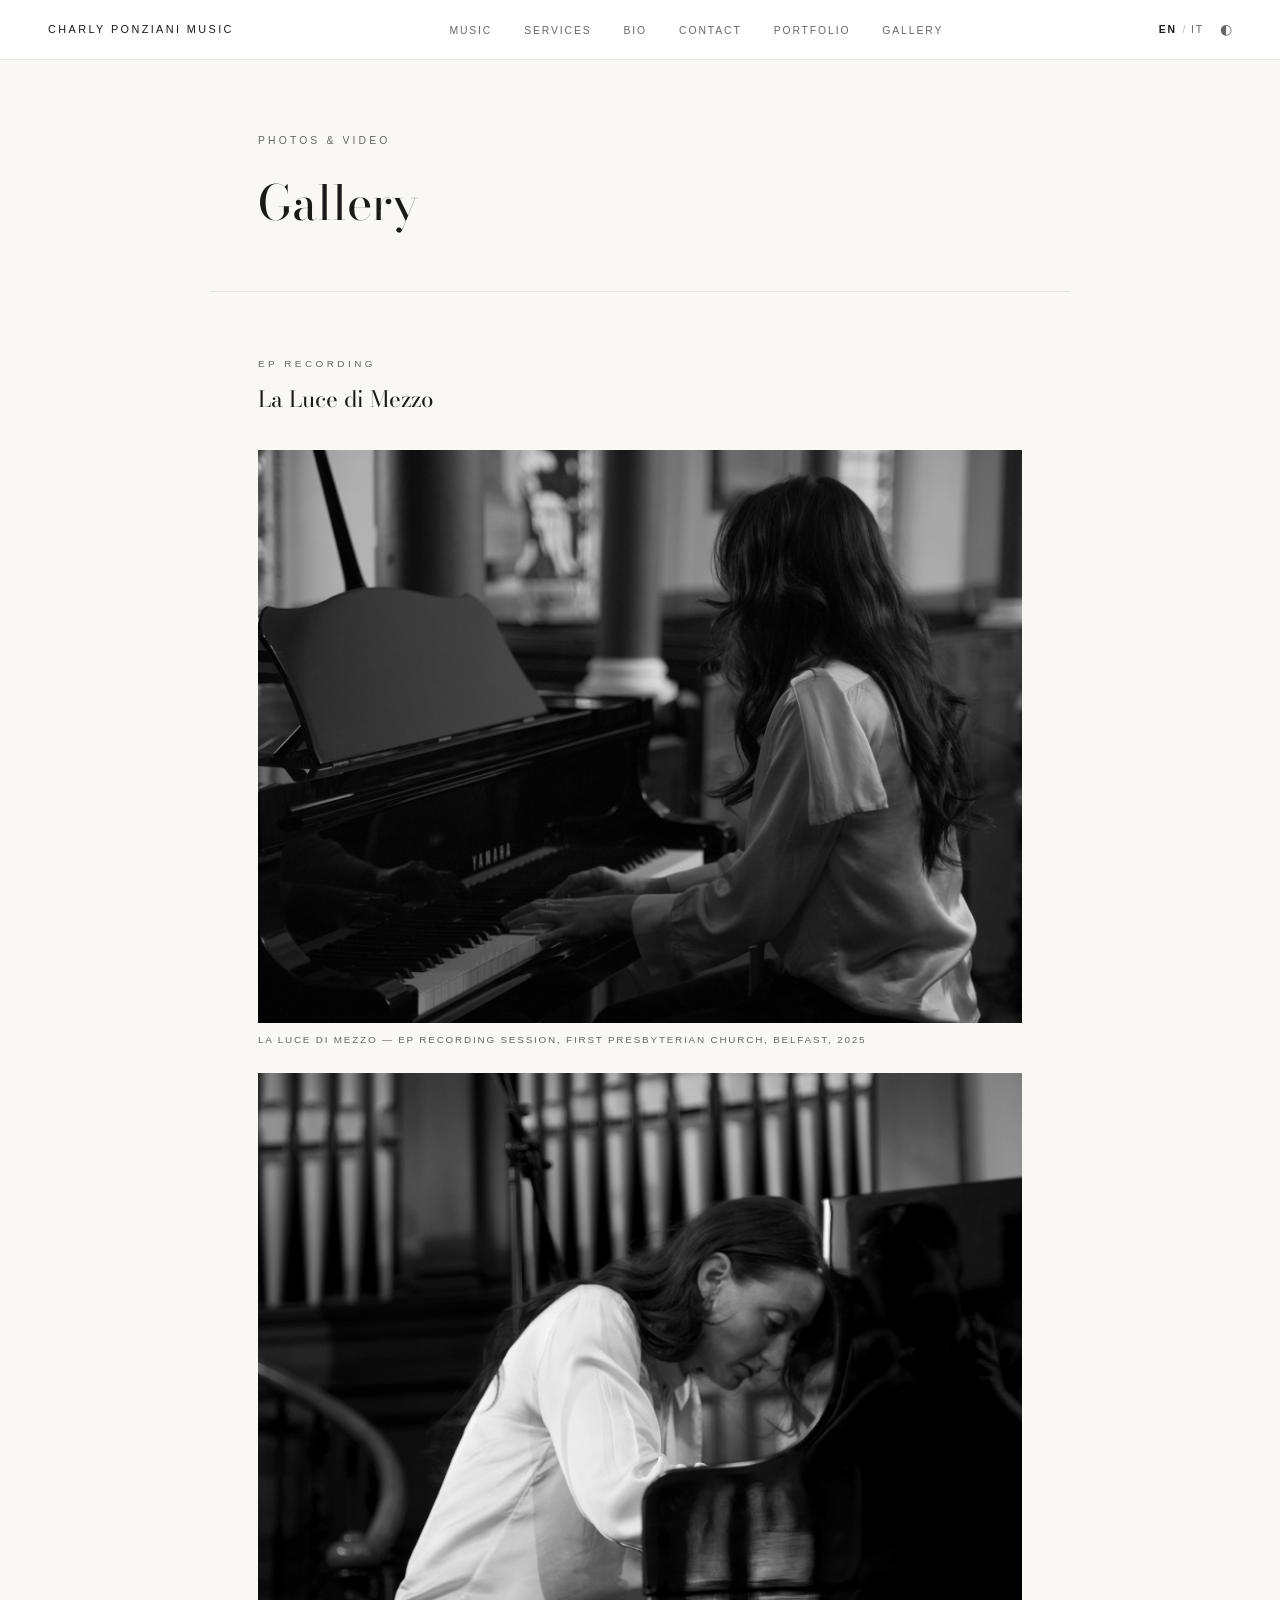
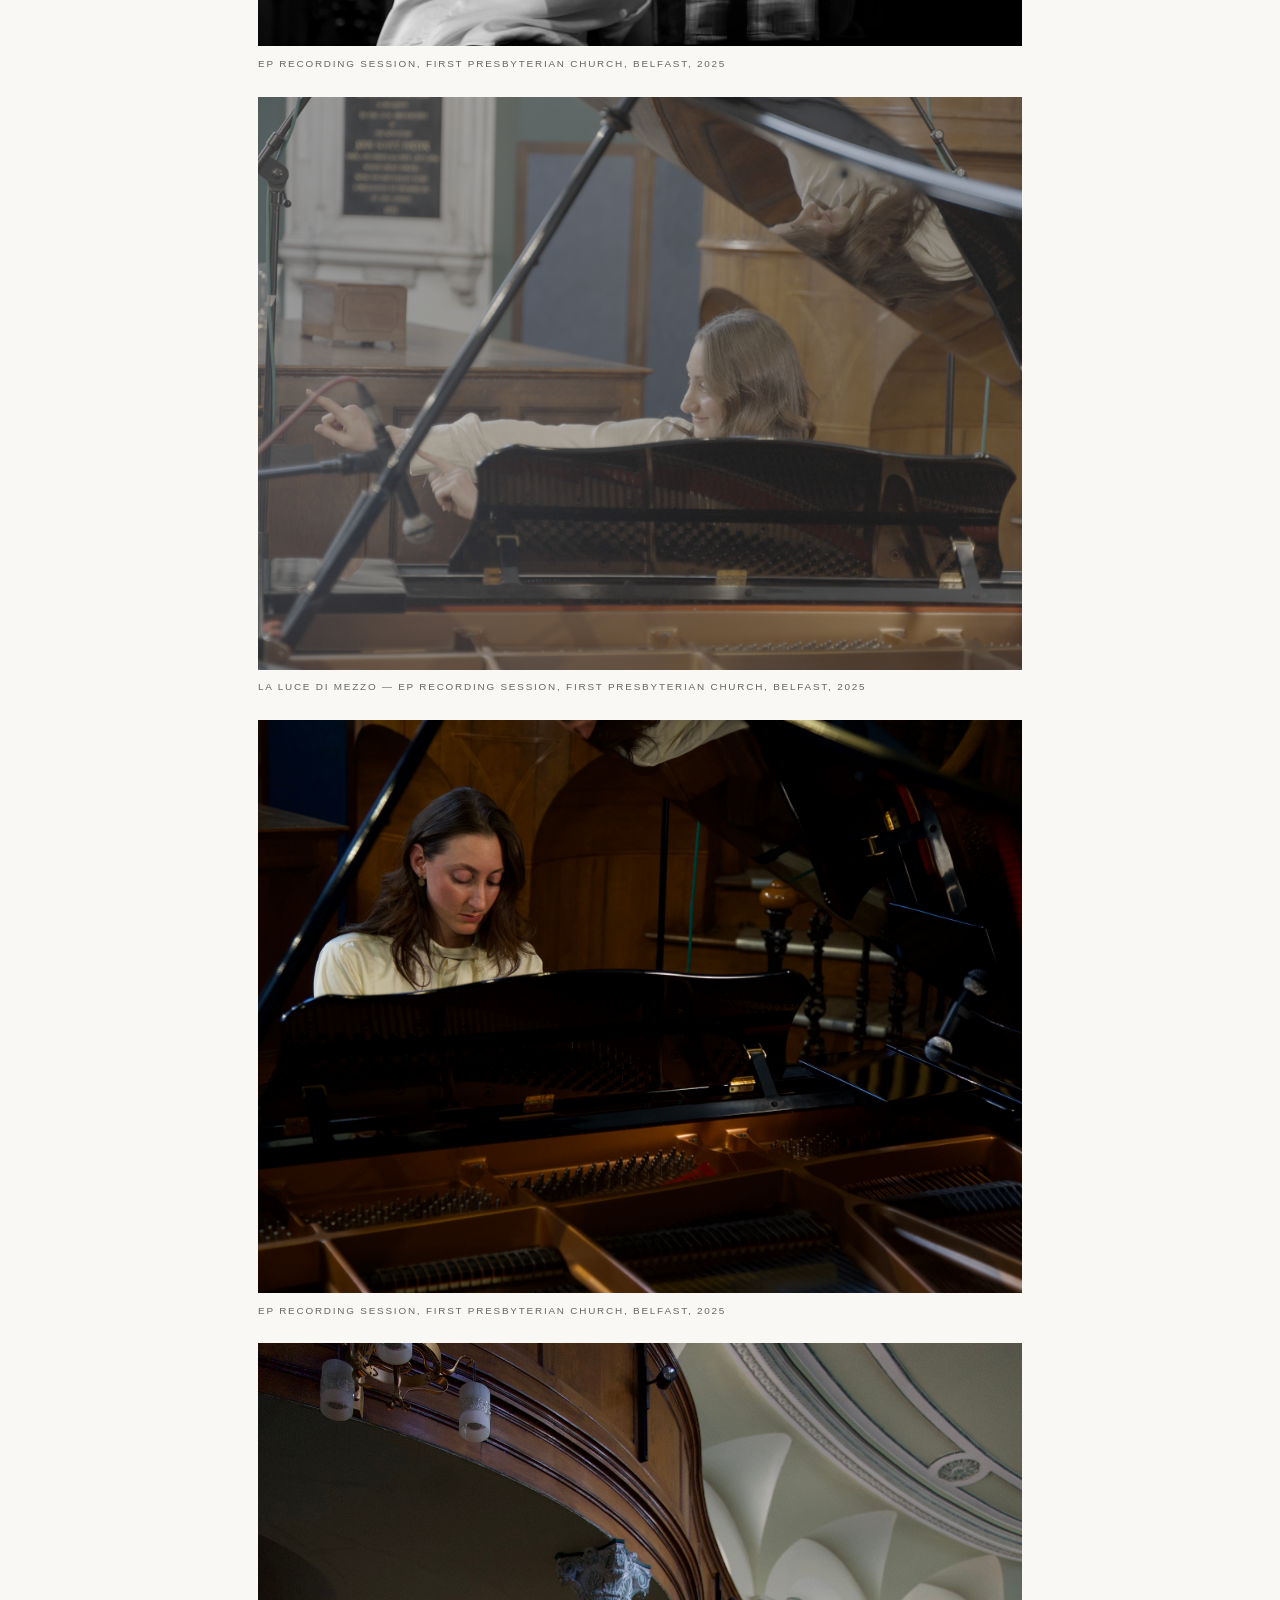
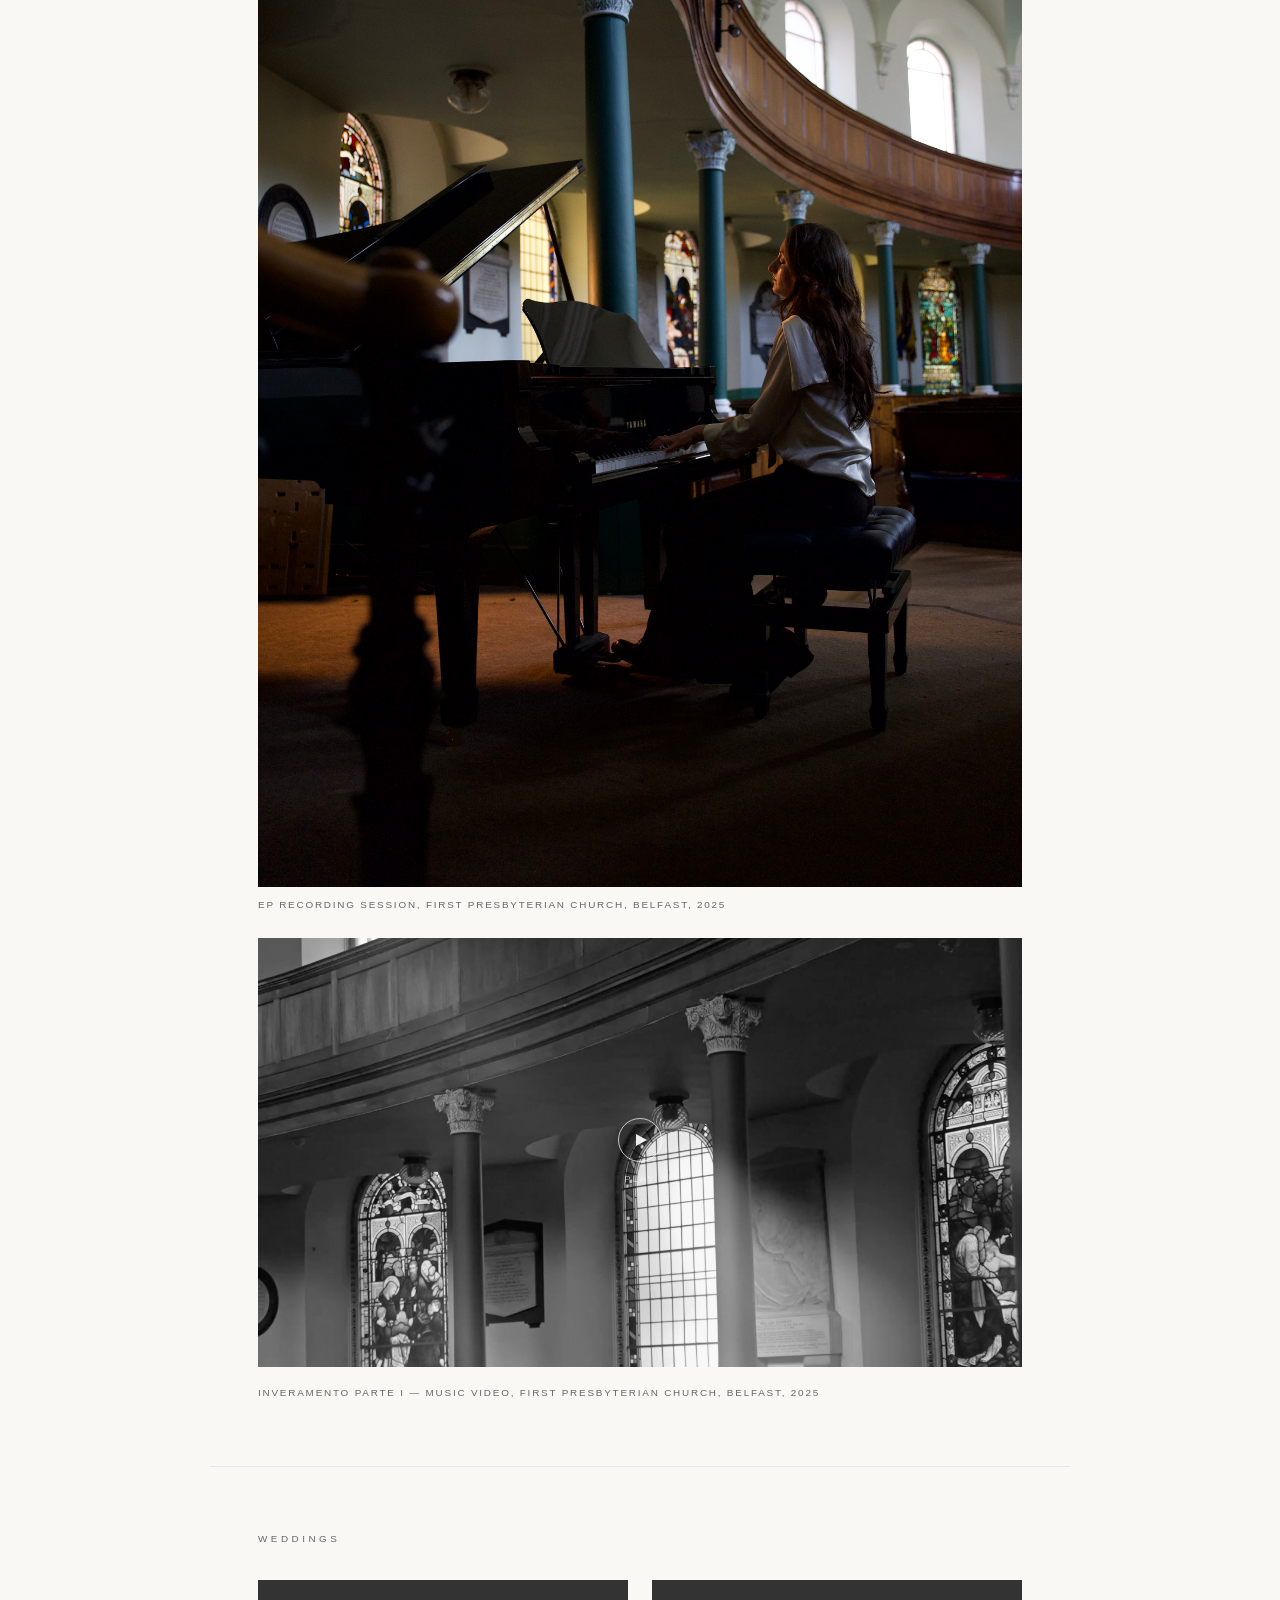
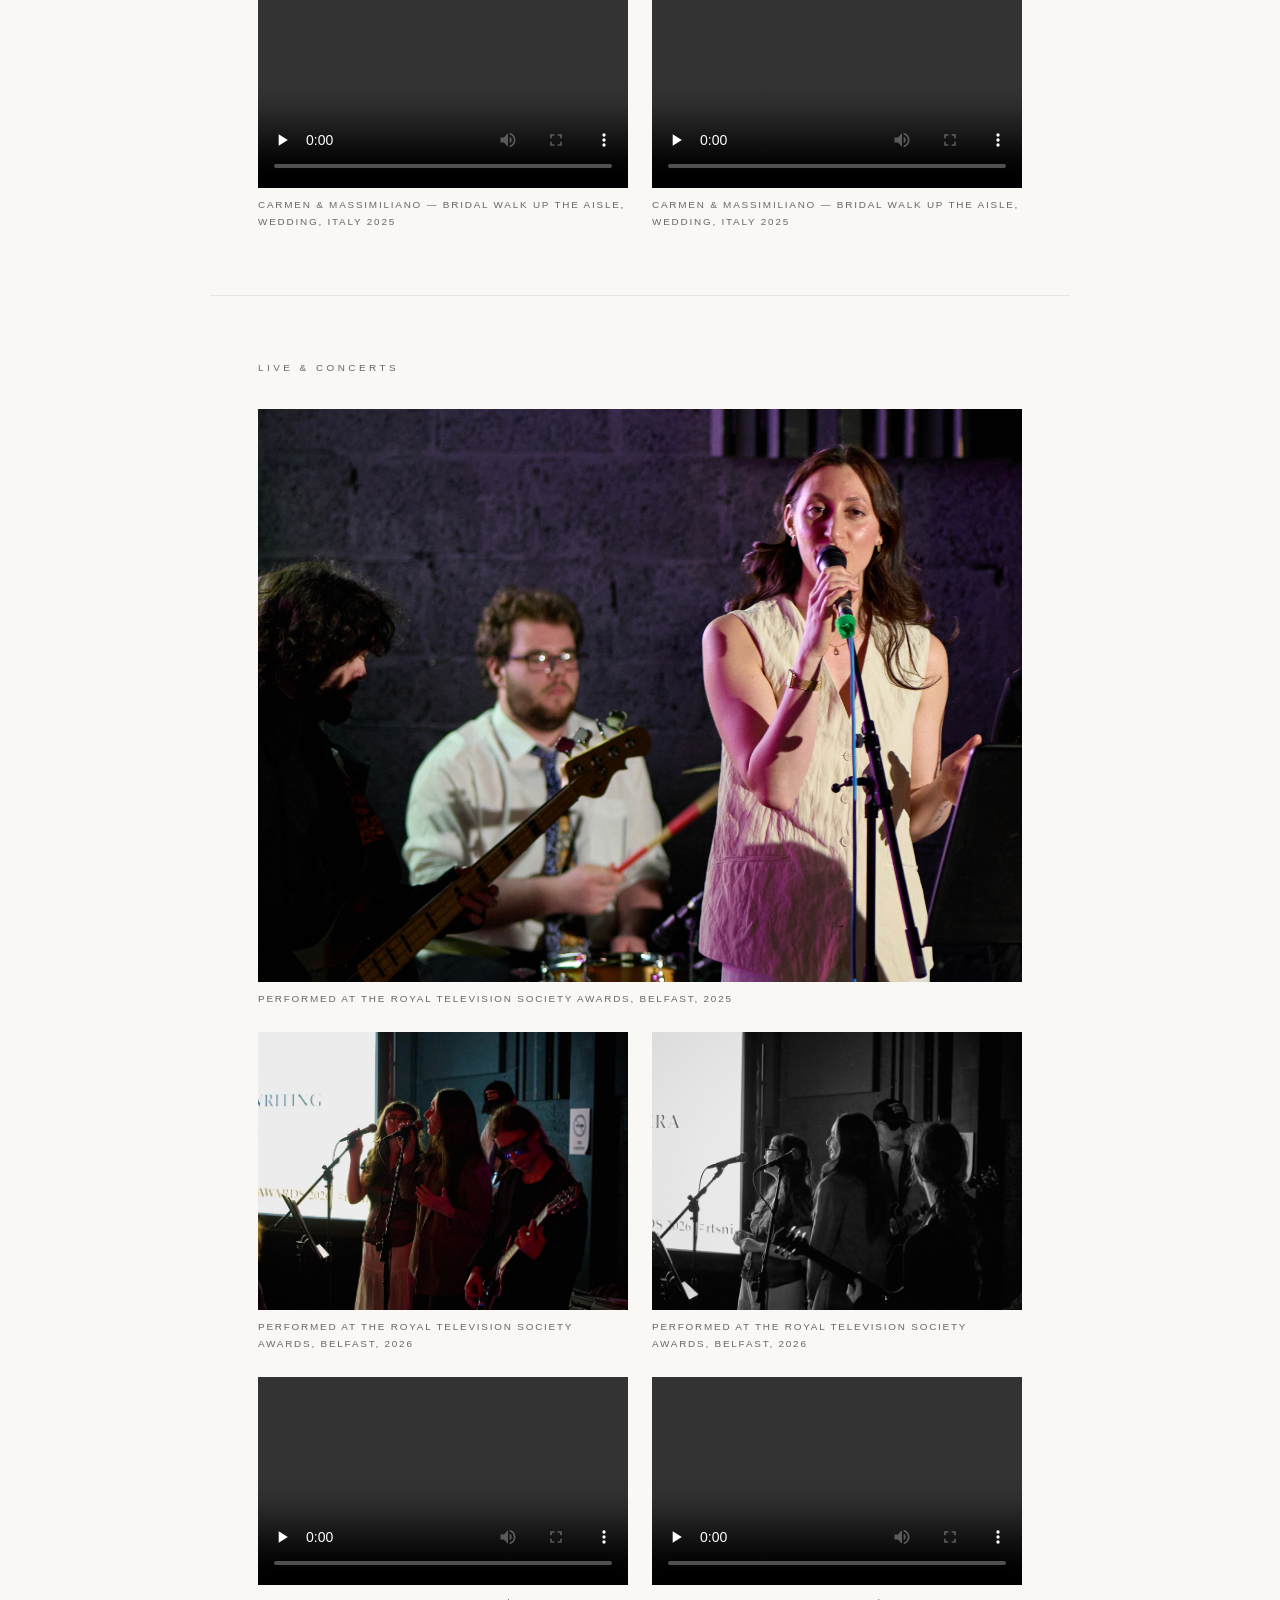
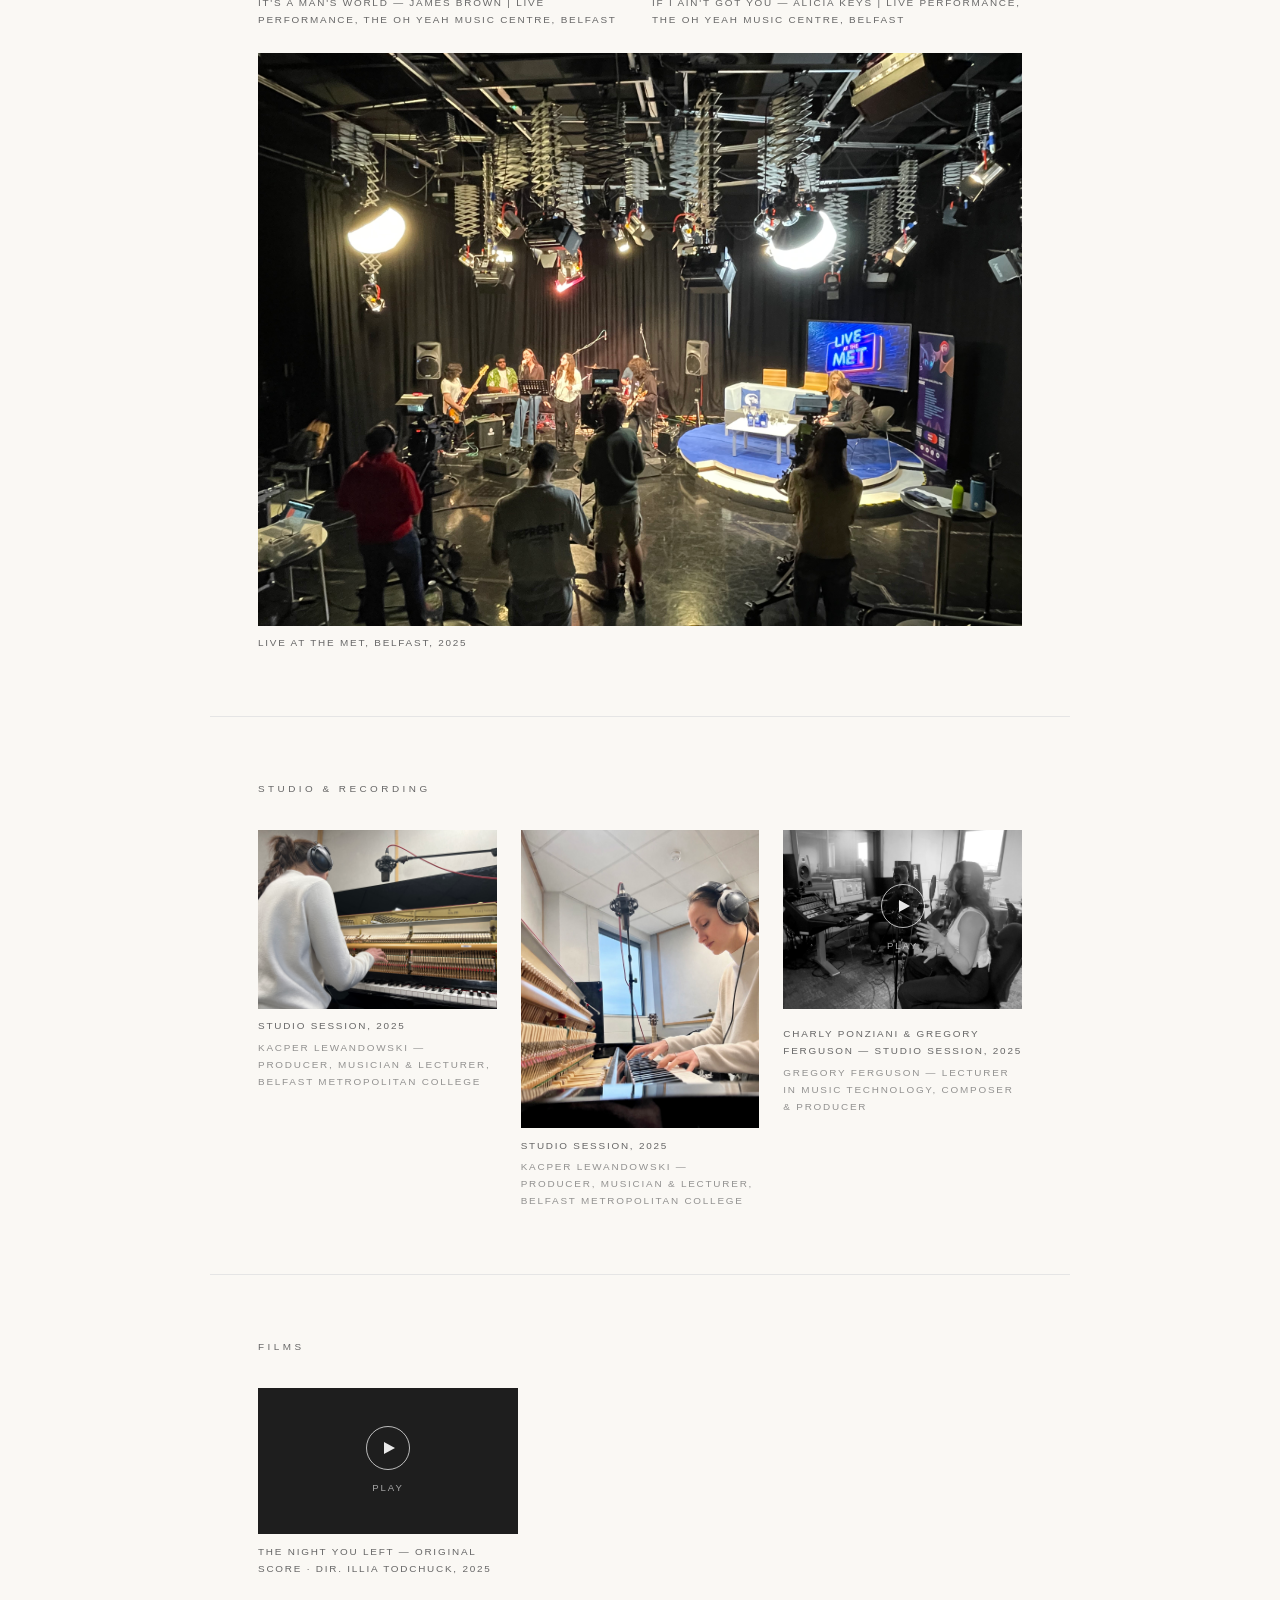
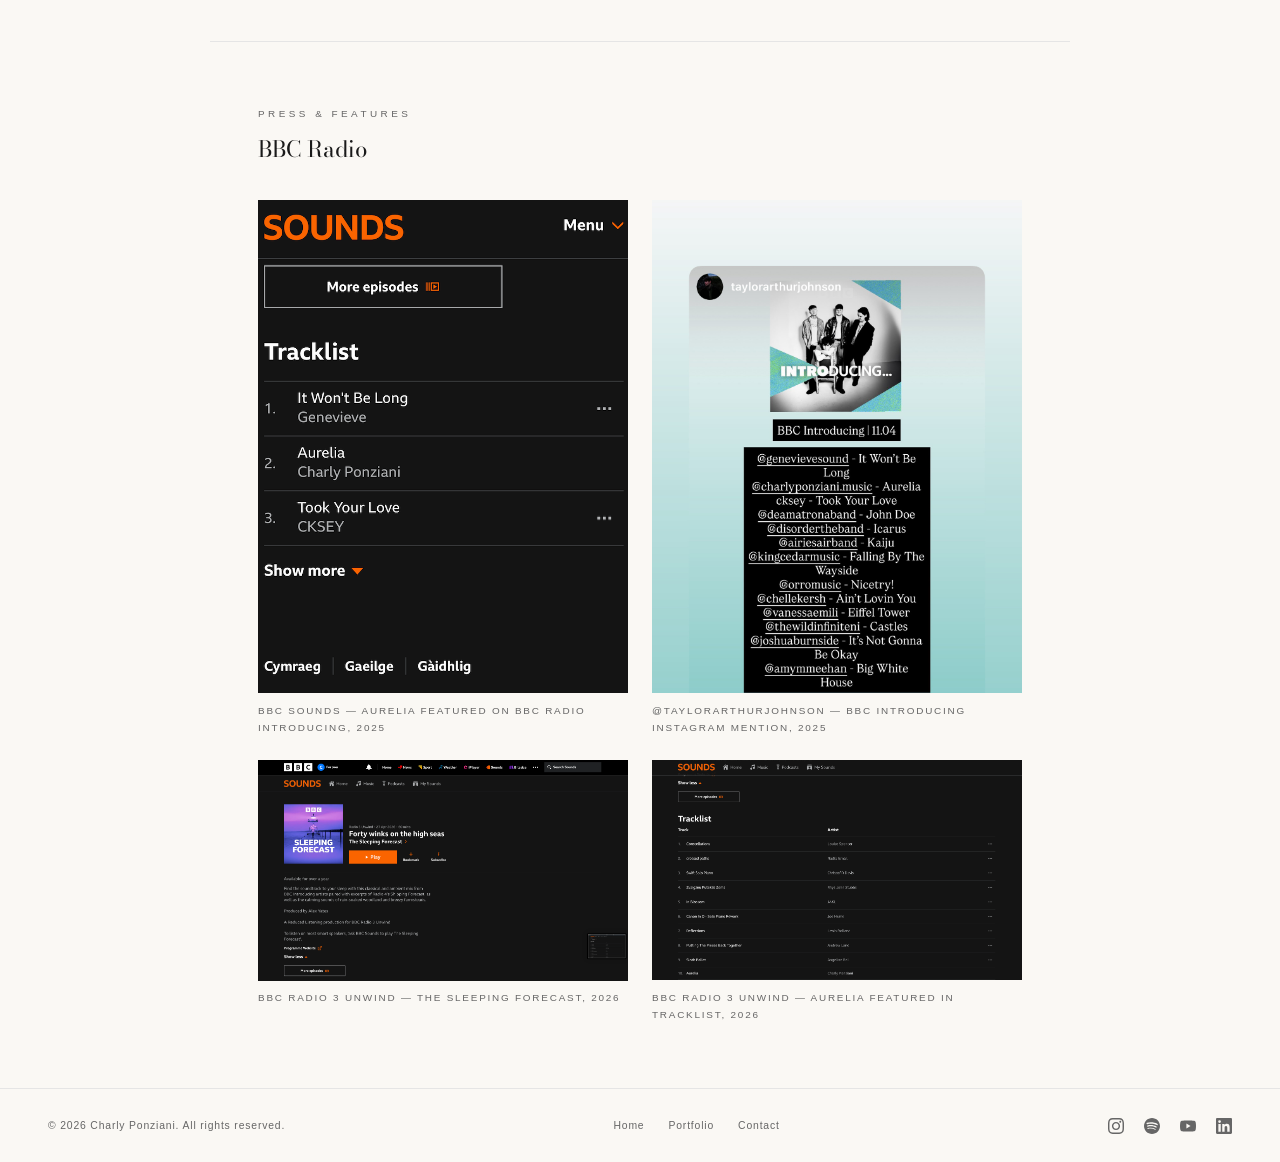
<file: gallery.html>
<!DOCTYPE html>
<html lang="en">
<head>
  <meta charset="UTF-8" />
  <meta name="viewport" content="width=device-width, initial-scale=1.0" />
  <meta name="description" content="Charly Ponziani — Gallery" />
  <title>Gallery — Charly Ponziani</title>
  <link rel="icon" type="image/svg+xml" href="favicon.svg" />
  <meta property="og:type" content="website" />
  <meta property="og:url" content="https://charlyponziani.com/gallery.html" />
  <meta property="og:title" content="Gallery — Charly Ponziani" />
  <meta property="og:description" content="Photos and video — weddings, live performances, studio sessions and press." />
  <meta property="og:image" content="https://charlyponziani.com/assets/images/hero2.jpg" />
  <meta name="twitter:card" content="summary_large_image" />
  <link rel="stylesheet" href="style.css?v=55" />
  <style>
    .gallery-section {
      max-width: 860px;
      margin: 0 auto;
      padding: 4rem 3rem;
      border-top: 1px solid var(--border);
    }

    .gallery-section:first-of-type { border-top: none; }

    .gallery-grid-2 {
      display: grid;
      grid-template-columns: 1fr 1fr;
      gap: 1.5rem;
      margin-top: 2rem;
    }

    .gallery-grid-3 {
      display: grid;
      grid-template-columns: 1fr 1fr 1fr;
      gap: 1.5rem;
      margin-top: 2rem;
    }

    .gallery-item img,
    .gallery-item video {
      width: 100%;
      display: block;
      object-fit: cover;
      background: #1e1e1e;
    }

    .gallery-item img {
      aspect-ratio: 4/3;
      object-position: center 28%;
    }

    .gallery-item video {
      aspect-ratio: 16/9;
    }

    .gallery-item.full-width {
      grid-column: 1 / -1;
    }

    .gallery-caption {
      font-size: 0.62rem;
      letter-spacing: 0.18em;
      text-transform: uppercase;
      color: var(--muted);
      margin-top: 0.6rem;
    }

    .video-card {
      display: inline-block;
      cursor: pointer;
      position: relative;
      width: 100%;
    }

    .video-card-thumb {
      width: 100%;
      display: block;
      aspect-ratio: 16/9;
      object-fit: cover;
      filter: grayscale(100%);
      transition: filter 0.3s;
    }

    .video-card:hover .video-card-thumb { filter: grayscale(60%); }

    .video-card-overlay {
      position: absolute;
      inset: 0;
      display: flex;
      flex-direction: column;
      align-items: center;
      justify-content: center;
      gap: 0.6rem;
    }

    .video-play-btn {
      width: 44px;
      height: 44px;
      border: 1px solid rgba(255,255,255,0.7);
      border-radius: 50%;
      display: flex;
      align-items: center;
      justify-content: center;
      transition: background 0.2s;
    }

    .video-card:hover .video-play-btn { background: rgba(255,255,255,0.15); }

    .video-play-btn::after {
      content: '';
      border-style: solid;
      border-width: 6px 0 6px 11px;
      border-color: transparent transparent transparent rgba(255,255,255,0.9);
      margin-left: 3px;
    }

    .video-card-label {
      font-size: 0.6rem;
      letter-spacing: 0.2em;
      text-transform: uppercase;
      color: rgba(255,255,255,0.6);
    }

    /* Film thumbnail card */
    .film-thumb-card {
      position: relative;
      cursor: pointer;
      width: 100%;
      overflow: hidden;
    }

    .film-thumb-video {
      width: 100%;
      aspect-ratio: 3/4;
      object-fit: cover;
      object-position: center top;
      display: block;
      filter: grayscale(100%);
      transition: filter 0.3s;
    }

    .film-thumb-card:hover .film-thumb-video { filter: grayscale(60%); }
    .film-thumb-card:hover .video-play-btn { background: rgba(255,255,255,0.15); }

    @media (max-width: 768px) {
      .gallery-section { padding: 3rem 1.5rem; }
      .gallery-grid-2,
      .gallery-grid-3 { grid-template-columns: 1fr; }
      .gallery-item.full-width { grid-column: 1; }
    }
  </style>
</head>
<body>

  <nav>
    <a href="index.html" class="nav-logo">Charly Ponziani Music</a>
    <ul class="nav-links">
      <li><a href="index.html#music"    data-en="Music"     data-it="Musica">Music</a></li>
      <li class="nav-services-item">
        <a href="index.html#services" data-en="Services" data-it="Servizi">Services</a>
        <div class="nav-services-dropdown">
          <a href="index.html#services" class="nav-service-entry">
            <span class="nav-service-name" data-en="Bespoke Composition" data-it="Composizione Su Misura">Bespoke Composition</span>
            <span class="nav-service-desc" data-en="Original piano &amp; orchestral music for weddings, proposals, films and personal occasions." data-it="Musica originale per pianoforte &amp; orchestra per matrimoni, proposte, film e occasioni personali.">Original piano &amp; orchestral music for weddings, proposals, films and personal occasions.</span>
          </a>
          <a href="index.html#services" class="nav-service-entry">
            <span class="nav-service-name" data-en="Weddings &amp; Live Performance" data-it="Matrimoni &amp; Esibizione dal Vivo">Weddings &amp; Live Performance</span>
            <span class="nav-service-desc" data-en="Vocal performance from ceremony to reception — also available for private events." data-it="Esibizione vocale dalla cerimonia al ricevimento — disponibile anche per eventi privati.">Vocal performance from ceremony to reception — also available for private events.</span>
          </a>
        </div>
      </li>
      <li><a href="index.html#bio"      data-en="Bio"     data-it="Bio">Bio</a></li>
      <li><a href="index.html#contact"  data-en="Contact"   data-it="Contatti">Contact</a></li>
      <li><a href="portfolio.html"      data-en="Portfolio" data-it="Portfolio">Portfolio</a></li>
      <li><a href="gallery.html"        data-en="Gallery"   data-it="Galleria">Gallery</a></li>
    </ul>
    <div class="nav-controls">
      <div class="lang-toggle">
        <button class="lang-btn" data-lang="en">EN</button>
        <span>/</span>
        <button class="lang-btn" data-lang="it">IT</button>
      </div>
      <button class="theme-toggle" aria-label="Toggle dark mode">
        <span class="theme-icon">◐</span>
      </button>
    </div>
    <button class="nav-hamburger" aria-label="Menu">
      <span></span><span></span><span></span>
    </button>
  </nav>

  <div class="page-header" style="margin-top:52px;">
    <p data-en="Photos & Video" data-it="Foto & Video">Photos & Video</p>
    <h1 data-en="Gallery" data-it="Galleria">Gallery</h1>
  </div>

  <!-- EP RECORDING — moved to top as most recent release -->
  <div class="gallery-section" style="border-top:none;">
    <p class="section-label" data-en="EP Recording" data-it="Registrazione EP">EP Recording</p>
    <h2 style="font-family:var(--font-serif);font-size:1.4rem;font-weight:normal;margin-top:0.4rem;color:var(--text);" data-en="La Luce di Mezzo" data-it="La Luce di Mezzo">La Luce di Mezzo</h2>
    <div class="gallery-grid-2" style="margin-top:2rem;">

      <div class="gallery-item full-width">
        <img src="assets/gallery/ep-dsc05463.jpg" alt="EP Recording session — La Luce di Mezzo" style="object-position: center 40%;" />
        <p class="gallery-caption">La Luce di Mezzo — EP recording session, First Presbyterian Church, Belfast, 2025</p>
      </div>

      <div class="gallery-item full-width">
        <img src="assets/gallery/ep-dsc07502.jpg" alt="EP Recording session" style="object-position: center 35%;" />
        <p class="gallery-caption">EP recording session, First Presbyterian Church, Belfast, 2025</p>
      </div>

      <div class="gallery-item full-width">
        <img src="assets/gallery/ep-cinematic.png" alt="EP Recording session — La Luce di Mezzo" />
        <p class="gallery-caption">La Luce di Mezzo — EP recording session, First Presbyterian Church, Belfast, 2025</p>
      </div>

      <div class="gallery-item full-width">
        <img src="assets/gallery/ep-dsc07522.jpg" alt="EP Recording session" style="object-position: center 30%;" />
        <p class="gallery-caption">EP recording session, First Presbyterian Church, Belfast, 2025</p>
      </div>

      <div class="gallery-item full-width">
        <img src="assets/gallery/ep-dsc05476.jpg" alt="EP Recording session" style="aspect-ratio:auto;object-fit:contain;background:#000;" />
        <p class="gallery-caption">EP recording session, First Presbyterian Church, Belfast, 2025</p>
      </div>

      <div class="gallery-item full-width">
        <div class="video-card" id="inveramento-card" onclick="this.querySelector('.video-card-thumb').style.display='none'; this.querySelector('.video-card-overlay').style.display='none'; this.querySelector('video').style.display='block'; this.querySelector('video').play();" style="max-width:none;width:100%;">
          <img class="video-card-thumb" src="assets/gallery/inveramento-poster.jpg" alt="Inveramento Parte I — music video" style="width:100%;aspect-ratio:16/9;object-fit:cover;" />
          <div class="video-card-overlay">
            <div class="video-play-btn"></div>
            <span class="video-card-label" data-en="Play" data-it="Riproduci">Play</span>
          </div>
          <video preload="metadata" controls onclick="event.stopPropagation()" style="display:none;width:100%;aspect-ratio:16/9;object-fit:cover;background:#1e1e1e;">
            <source src="assets/gallery/inveramento-parte-i.mp4" type="video/mp4">
          </video>
        </div>
        <p class="gallery-caption">Inveramento Parte I — Music video, First Presbyterian Church, Belfast, 2025</p>
      </div>

    </div>
  </div>

  <!-- WEDDINGS -->
  <div class="gallery-section" id="weddings">
    <p class="section-label" data-en="Weddings" data-it="Matrimoni">Weddings</p>
    <div class="gallery-grid-2">

      <div class="gallery-item">
        <video controls preload="none">
          <source src="assets/gallery/wedding1.mov" type="video/mp4">
        </video>
        <p class="gallery-caption">Carmen & Massimiliano — Bridal walk up the aisle, Wedding, Italy 2025</p>
      </div>

      <div class="gallery-item">
        <video controls preload="none">
          <source src="assets/gallery/wedding2.mov" type="video/mp4">
        </video>
        <p class="gallery-caption">Carmen & Massimiliano — Bridal walk up the aisle, Wedding, Italy 2025</p>
      </div>

    </div>
  </div>

  <!-- LIVE & CONCERTS -->
  <div class="gallery-section">
    <p class="section-label" data-en="Live & Concerts" data-it="Dal vivo & Concerti">Live & Concerts</p>
    <div class="gallery-grid-2">

      <div class="gallery-item full-width">
        <img src="assets/gallery/blackbox.jpg" alt="Royal Television Society Awards Belfast 2025" style="object-position: center 38%;" />
        <p class="gallery-caption">Performed at the Royal Television Society Awards, Belfast, 2025</p>
      </div>

      <div class="gallery-item">
        <img src="assets/gallery/rts-belfast.jpg" alt="Royal Television Society Awards Belfast 2026" />
        <p class="gallery-caption">Performed at the Royal Television Society Awards, Belfast, 2026</p>
      </div>

      <div class="gallery-item">
        <img src="assets/gallery/rts3.jpg" alt="Royal Television Society Awards Belfast 2026" />
        <p class="gallery-caption">Performed at the Royal Television Society Awards, Belfast, 2026</p>
      </div>

      <div class="gallery-item">
        <video controls preload="none">
          <source src="assets/gallery/mans-world.mp4" type="video/mp4">
        </video>
        <p class="gallery-caption">It's a Man's World — James Brown | Live performance, The Oh Yeah Music Centre, Belfast</p>
      </div>

      <div class="gallery-item">
        <video controls preload="none">
          <source src="assets/gallery/aint-got-you.mp4" type="video/mp4">
        </video>
        <p class="gallery-caption">If I Ain't Got You — Alicia Keys | Live performance, The Oh Yeah Music Centre, Belfast</p>
      </div>

      <div class="gallery-item full-width">
        <img src="assets/gallery/live-at-the-met.jpg" alt="Live at the Met, Belfast 2025" />
        <p class="gallery-caption">Live at the Met, Belfast, 2025</p>
      </div>

    </div>
  </div>

  <!-- STUDIO & RECORDING -->
  <div class="gallery-section">
    <p class="section-label" data-en="Studio & Recording" data-it="Studio & Registrazione">Studio & Recording</p>
    <div class="gallery-grid-3">

      <div class="gallery-item">
        <img src="assets/gallery/studio1.jpg" alt="Studio recording" />
        <p class="gallery-caption">Studio session, 2025</p>
        <p class="gallery-caption" style="margin-top:0.3rem;opacity:0.7;">Kacper Lewandowski — Producer, Musician & Lecturer, Belfast Metropolitan College</p>
      </div>

      <div class="gallery-item">
        <img src="assets/gallery/studio3.jpg" alt="Studio recording" style="object-position: center 30%; aspect-ratio: 4/5;" />
        <p class="gallery-caption">Studio session, 2025</p>
        <p class="gallery-caption" style="margin-top:0.3rem;opacity:0.7;">Kacper Lewandowski — Producer, Musician & Lecturer, Belfast Metropolitan College</p>
      </div>

      <div class="gallery-item">
        <div class="video-card" id="studio-card" onclick="this.querySelector('.video-card-thumb').style.display='none'; this.querySelector('.video-card-overlay').style.display='none'; this.querySelector('video').style.display='block'; this.querySelector('video').play();">
          <img class="video-card-thumb" src="assets/gallery/charly-gregory-poster.jpg" alt="Charly Ponziani & Gregory Ferguson studio session" />
          <div class="video-card-overlay">
            <div class="video-play-btn"></div>
            <span class="video-card-label" data-en="Play" data-it="Riproduci">Play</span>
          </div>
          <video preload="metadata" controls onclick="event.stopPropagation()" style="display:none;width:100%;max-width:480px;aspect-ratio:auto!important;object-fit:unset!important;background:#1e1e1e;">
            <source src="assets/gallery/charly-gregory-2.mp4" type="video/mp4">
          </video>
        </div>
        <p class="gallery-caption">Charly Ponziani & Gregory Ferguson — Studio session, 2025</p>
        <p class="gallery-caption" style="margin-top:0.3rem;opacity:0.7;">Gregory Ferguson — Lecturer in Music Technology, Composer & Producer</p>
      </div>

    </div>
  </div>

  <!-- FILMS -->
  <div class="gallery-section">
    <p class="section-label" data-en="Films" data-it="Film">Films</p>
    <div class="gallery-grid-2">
      <div class="gallery-item" style="max-width:260px;">
        <div class="film-thumb-card" id="night-you-left-card" data-src="assets/video/the-night-you-left.mp4">
          <video class="film-thumb-video" preload="metadata" muted playsinline tabindex="-1">
            <source src="assets/video/the-night-you-left.mp4" type="video/mp4">
          </video>
          <div class="video-card-overlay">
            <div class="video-play-btn"></div>
            <span class="video-card-label" data-en="Play" data-it="Riproduci">Play</span>
          </div>
        </div>
        <p class="gallery-caption" data-en="The Night You Left — Original score · Dir. Illia Todchuck, 2025" data-it="The Night You Left — Colonna sonora originale · Regia di Illia Todchuck, 2025">The Night You Left — Original score · Dir. Illia Todchuck, 2025</p>
      </div>
    </div>
  </div>

  <!-- Film lightbox modal -->
  <div id="film-modal" style="display:none;position:fixed;inset:0;z-index:9999;background:rgba(0,0,0,0.88);align-items:center;justify-content:center;">
    <button id="film-modal-close" aria-label="Close" style="position:absolute;top:1.2rem;right:1.4rem;background:none;border:none;color:#fff;font-size:1.6rem;cursor:pointer;opacity:0.7;line-height:1;">✕</button>
    <video id="film-modal-video" controls playsinline
      style="max-height:90vh;max-width:min(90vw,420px);width:auto;height:auto;background:#000;display:block;">
    </video>
  </div>

  <!-- PRESS -->
  <div class="gallery-section">
    <p class="section-label" data-en="Press & Features" data-it="Stampa & Menzioni">Press & Features</p>
    <h2 style="font-family:var(--font-serif);font-size:1.4rem;font-weight:normal;margin-top:0.4rem;color:var(--text);" data-en="BBC Radio" data-it="BBC Radio">BBC Radio</h2>
    <div class="gallery-grid-2" style="margin-top: 2rem;">

      <div class="gallery-item">
        <img src="assets/images/bbc-introducing-2.png" alt="BBC Sounds — Aurelia by Charly Ponziani" style="aspect-ratio: 3/4; object-fit: cover; object-position: top;" />
        <p class="gallery-caption">BBC Sounds — Aurelia featured on BBC Radio Introducing, 2025</p>
      </div>

      <div class="gallery-item">
        <img src="assets/images/bbc-introducing-1.jpg" alt="BBC Radio Introducing — Instagram mention" style="aspect-ratio: 3/4; object-fit: cover; object-position: top;" />
        <p class="gallery-caption">@taylorarthurjohnson — BBC Introducing Instagram mention, 2025</p>
      </div>

      <div class="gallery-item">
        <img src="assets/images/bbc-radio3-programme.png" alt="BBC Radio 3 Unwind — The Sleeping Forecast" style="aspect-ratio: auto; object-fit: contain; object-position: top; background: #111;" />
        <p class="gallery-caption">BBC Radio 3 Unwind — The Sleeping Forecast, 2026</p>
      </div>

      <div class="gallery-item">
        <img src="assets/images/bbc-radio3-tracklist.png" alt="BBC Radio 3 Unwind — Aurelia tracklist" style="aspect-ratio: auto; object-fit: contain; object-position: top; background: #111;" />
        <p class="gallery-caption">BBC Radio 3 Unwind — Aurelia featured in tracklist, 2026</p>
      </div>

    </div>
  </div>

  <footer>
    <span>© 2026 Charly Ponziani. All rights reserved.</span>
    <div class="footer-nav">
      <a href="index.html" data-en="Home" data-it="Home">Home</a>
      <a href="portfolio.html" data-en="Portfolio" data-it="Portfolio">Portfolio</a>
      <a href="index.html#contact" data-en="Contact" data-it="Contatti">Contact</a>
    </div>
    <div class="footer-socials">
      <a href="https://instagram.com/charlyponzianimusic" target="_blank" aria-label="Instagram"><svg viewBox="0 0 24 24"><path d="M12 2.163c3.204 0 3.584.012 4.85.07 3.252.148 4.771 1.691 4.919 4.919.058 1.265.069 1.645.069 4.849 0 3.205-.012 3.584-.069 4.849-.149 3.225-1.664 4.771-4.919 4.919-1.266.058-1.644.07-4.85.07-3.204 0-3.584-.012-4.849-.07-3.26-.149-4.771-1.699-4.919-4.92-.058-1.265-.07-1.644-.07-4.849 0-3.204.013-3.583.07-4.849.149-3.227 1.664-4.771 4.919-4.919 1.266-.057 1.645-.069 4.849-.069zm0-2.163c-3.259 0-3.667.014-4.947.072-4.358.2-6.78 2.618-6.98 6.98-.059 1.281-.073 1.689-.073 4.948 0 3.259.014 3.668.072 4.948.2 4.358 2.618 6.78 6.98 6.98 1.281.058 1.689.072 4.948.072 3.259 0 3.668-.014 4.948-.072 4.354-.2 6.782-2.618 6.979-6.98.059-1.28.073-1.689.073-4.948 0-3.259-.014-3.667-.072-4.947-.196-4.354-2.617-6.78-6.979-6.98-1.281-.059-1.69-.073-4.949-.073zm0 5.838c-3.403 0-6.162 2.759-6.162 6.162s2.759 6.163 6.162 6.163 6.162-2.759 6.162-6.163c0-3.403-2.759-6.162-6.162-6.162zm0 10.162c-2.209 0-4-1.79-4-4 0-2.209 1.791-4 4-4s4 1.791 4 4c0 2.21-1.791 4-4 4zm6.406-11.845c-.796 0-1.441.645-1.441 1.44s.645 1.44 1.441 1.44c.795 0 1.439-.645 1.439-1.44s-.644-1.44-1.439-1.44z"/></svg></a>
      <a href="https://open.spotify.com/artist/3wfayS7uMZGtmtRwBVUAy2" target="_blank" aria-label="Spotify"><svg viewBox="0 0 24 24"><path d="M12 0C5.4 0 0 5.4 0 12s5.4 12 12 12 12-5.4 12-12S18.66 0 12 0zm5.521 17.34c-.24.359-.66.48-1.021.24-2.82-1.74-6.36-2.101-10.561-1.141-.418.122-.779-.179-.899-.539-.12-.421.18-.78.54-.9 4.56-1.021 8.52-.6 11.64 1.32.42.18.479.659.301 1.02zm1.44-3.3c-.301.42-.841.6-1.262.3-3.239-1.98-8.159-2.58-11.939-1.38-.479.12-1.02-.12-1.14-.6-.12-.48.12-1.021.6-1.141C9.6 9.9 15 10.561 18.72 12.84c.361.181.54.78.241 1.2zm.12-3.36C15.24 8.4 8.82 8.16 5.16 9.301c-.6.179-1.2-.181-1.38-.721-.18-.601.18-1.2.72-1.381 4.26-1.26 11.28-1.02 15.721 1.621.539.3.719 1.02.419 1.56-.299.421-1.02.599-1.559.3z"/></svg></a>
      <a href="https://www.youtube.com/channel/UCRVm1Ody_rXKBfxoNOb6sfQ" target="_blank" aria-label="YouTube"><svg viewBox="0 0 24 24"><path d="M23.495 6.205a3.007 3.007 0 0 0-2.088-2.088c-1.87-.501-9.396-.501-9.396-.501s-7.507-.01-9.396.501A3.007 3.007 0 0 0 .527 6.205a31.247 31.247 0 0 0-.522 5.805 31.247 31.247 0 0 0 .522 5.783 3.007 3.007 0 0 0 2.088 2.088c1.868.502 9.396.502 9.396.502s7.506 0 9.396-.502a3.007 3.007 0 0 0 2.088-2.088 31.247 31.247 0 0 0 .5-5.783 31.247 31.247 0 0 0-.5-5.805zM9.609 15.601V8.408l6.264 3.602z"/></svg></a>
      <a href="https://www.linkedin.com/in/charly-ponziani-898b13400" target="_blank" aria-label="LinkedIn"><svg viewBox="0 0 24 24"><path d="M20.447 20.452h-3.554v-5.569c0-1.328-.027-3.037-1.852-3.037-1.853 0-2.136 1.445-2.136 2.939v5.667H9.351V9h3.414v1.561h.046c.477-.9 1.637-1.85 3.37-1.85 3.601 0 4.267 2.37 4.267 5.455v6.286zM5.337 7.433a2.062 2.062 0 0 1-2.063-2.065 2.064 2.064 0 1 1 2.063 2.065zm1.782 13.019H3.555V9h3.564v11.452zM22.225 0H1.771C.792 0 0 .774 0 1.729v20.542C0 23.227.792 24 1.771 24h20.451C23.2 24 24 23.227 24 22.271V1.729C24 .774 23.2 0 22.222 0h.003z"/></svg></a>
    </div>
  </footer>

  <script src="lang.js?v=8"></script>
  <script>
    // Stop all other media when a new one starts playing
    document.addEventListener('play', function(e) {
      var allMedia = document.querySelectorAll('video, audio');
      allMedia.forEach(function(m) {
        if (m !== e.target) { m.pause(); }
      });
    }, true);

    // Film lightbox
    (function() {
      var modal = document.getElementById('film-modal');
      var modalVideo = document.getElementById('film-modal-video');
      var closeBtn = document.getElementById('film-modal-close');

      function openModal(src) {
        modalVideo.src = src;
        modal.style.display = 'flex';
        document.body.style.overflow = 'hidden';
        modalVideo.play();
      }

      function closeModal() {
        modalVideo.pause();
        modalVideo.src = '';
        modal.style.display = 'none';
        document.body.style.overflow = '';
      }

      document.querySelectorAll('.film-thumb-card').forEach(function(card) {
        card.addEventListener('click', function() {
          openModal(card.dataset.src);
        });
      });

      closeBtn.addEventListener('click', closeModal);

      modal.addEventListener('click', function(e) {
        if (e.target === modal) closeModal();
      });

      modalVideo.addEventListener('ended', closeModal);

      document.addEventListener('keydown', function(e) {
        if (e.key === 'Escape') closeModal();
      });
    })();
  </script>
</body>
</html>
</file>
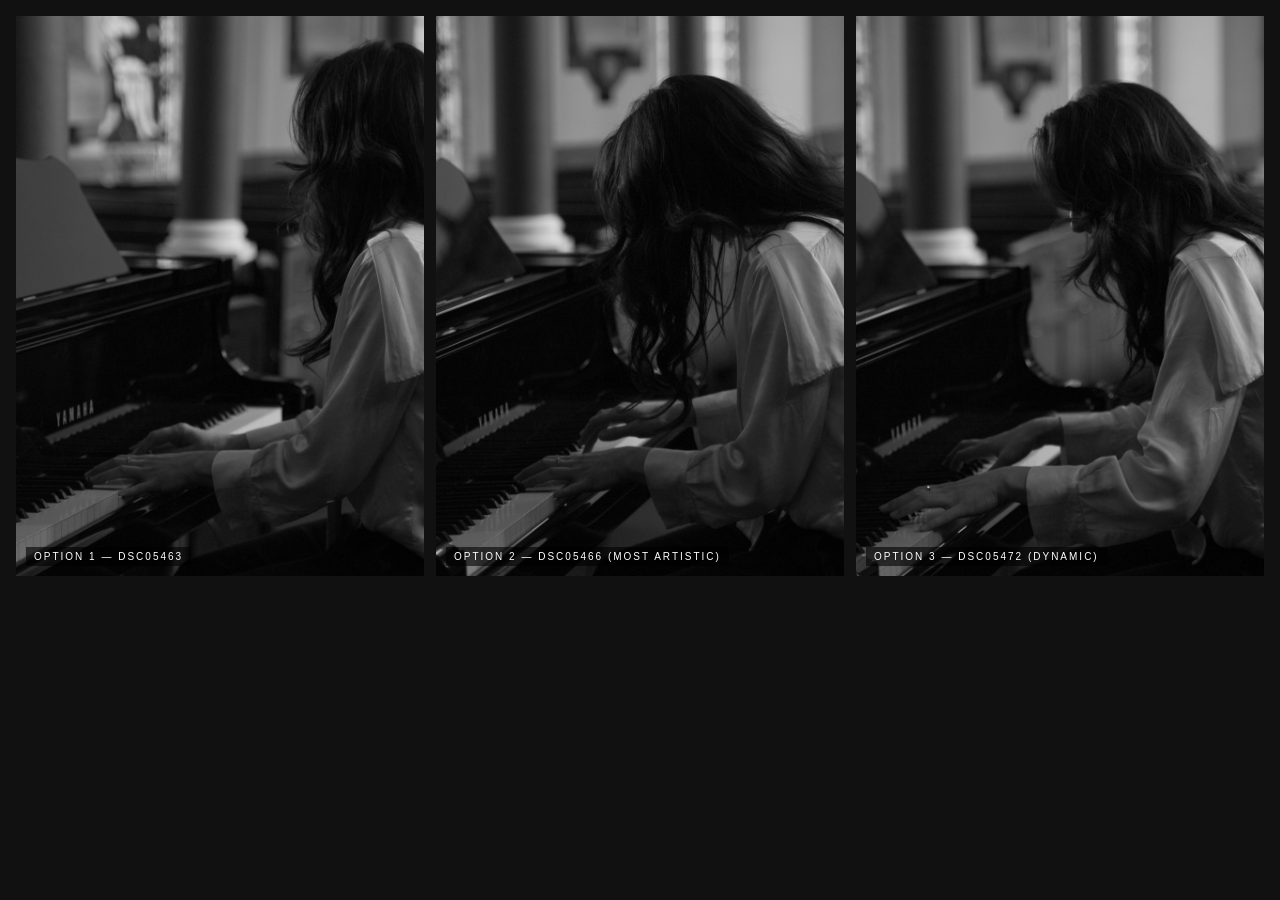
<file: hero-compare.html>
<!DOCTYPE html>
<html>
<head>
  <meta charset="UTF-8"/>
  <style>
    * { margin: 0; padding: 0; box-sizing: border-box; }
    body { background: #111; font-family: -apple-system, sans-serif; padding: 16px; display: flex; gap: 12px; }
    .option { position: relative; flex: 1; }
    .option img { width: 100%; height: 560px; object-fit: cover; object-position: center 30%; display: block; }
    .label { position: absolute; bottom: 10px; left: 10px; color: white; font-size: 10px; letter-spacing: 0.2em; text-transform: uppercase; background: rgba(0,0,0,0.6); padding: 4px 8px; }
  </style>
</head>
<body>
  <div class="option">
    <img src="assets/images/hero-preview-temp.jpg" />
    <div class="label">Option 1 — DSC05463</div>
  </div>
  <div class="option">
    <img src="assets/images/hero-option-466.jpg" />
    <div class="label">Option 2 — DSC05466 (most artistic)</div>
  </div>
  <div class="option">
    <img src="assets/images/hero-option-472.jpg" />
    <div class="label">Option 3 — DSC05472 (dynamic)</div>
  </div>
</body>
</html>
</file>
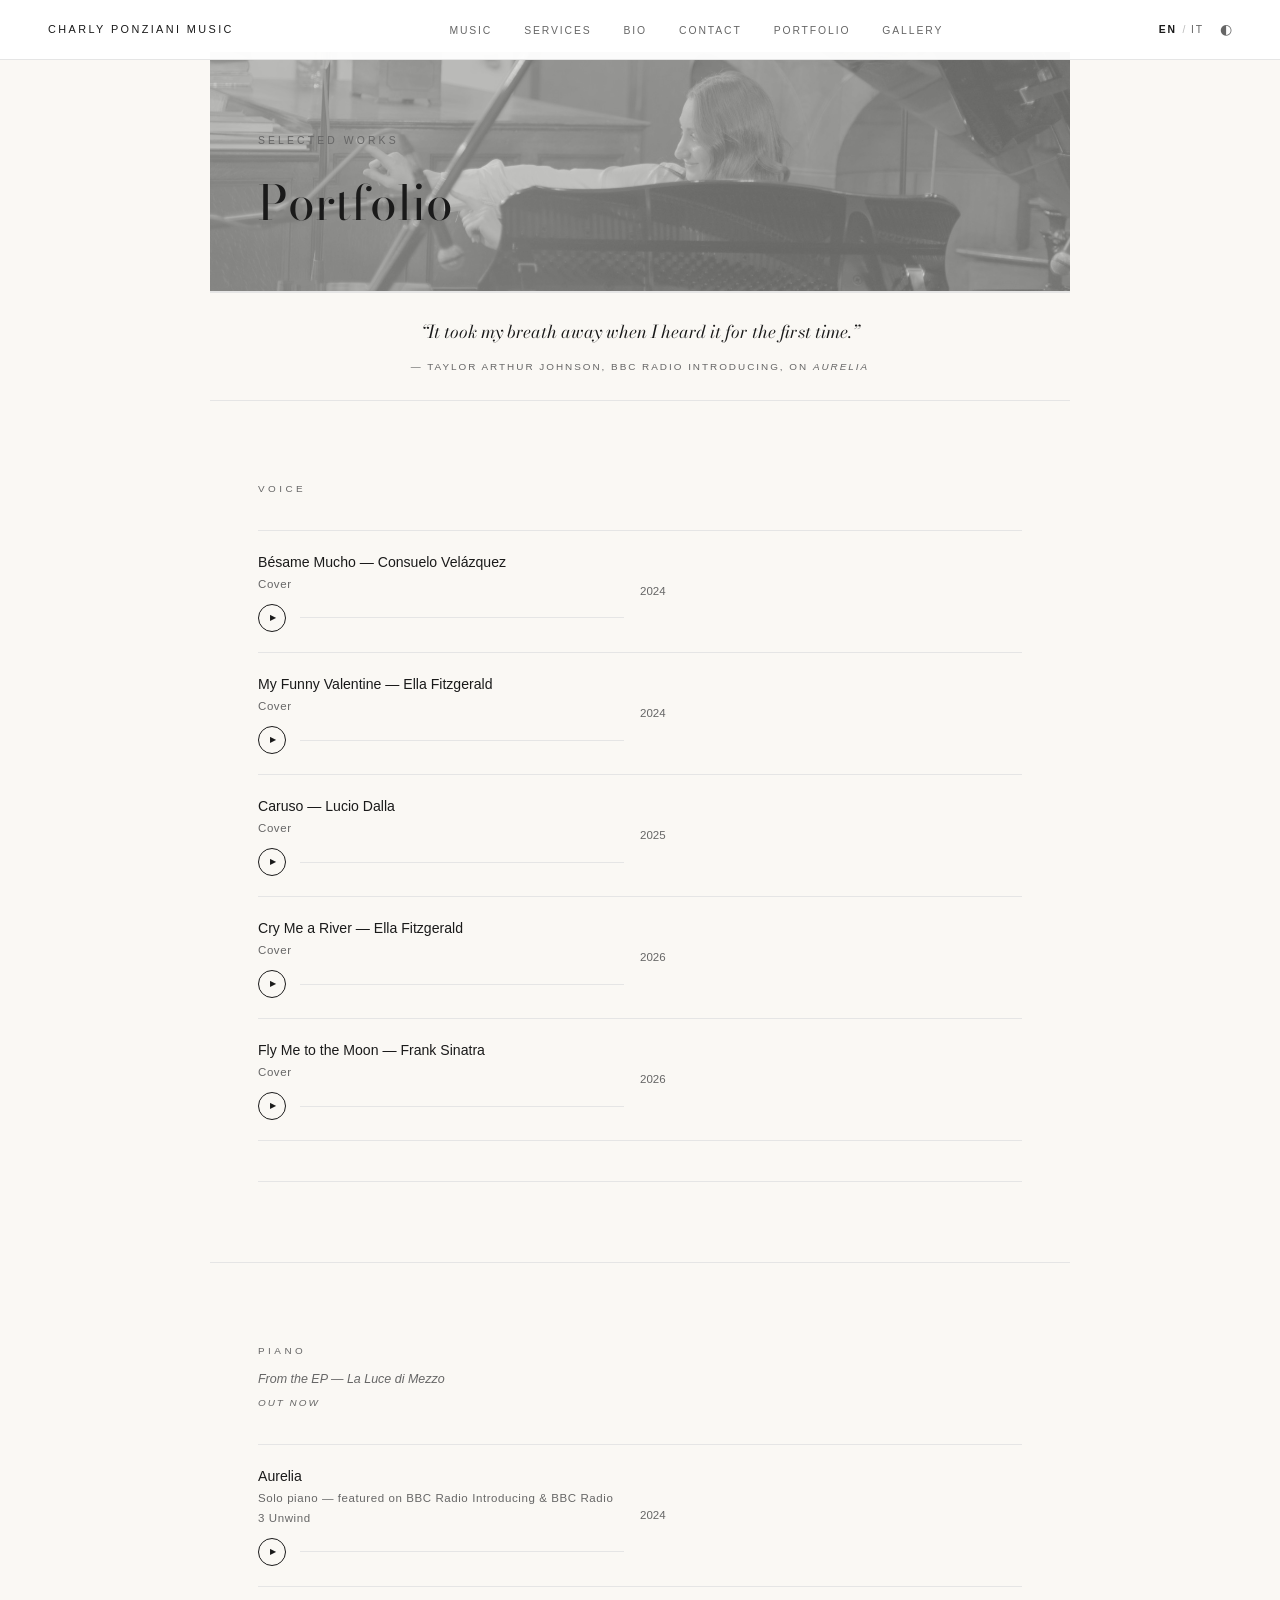
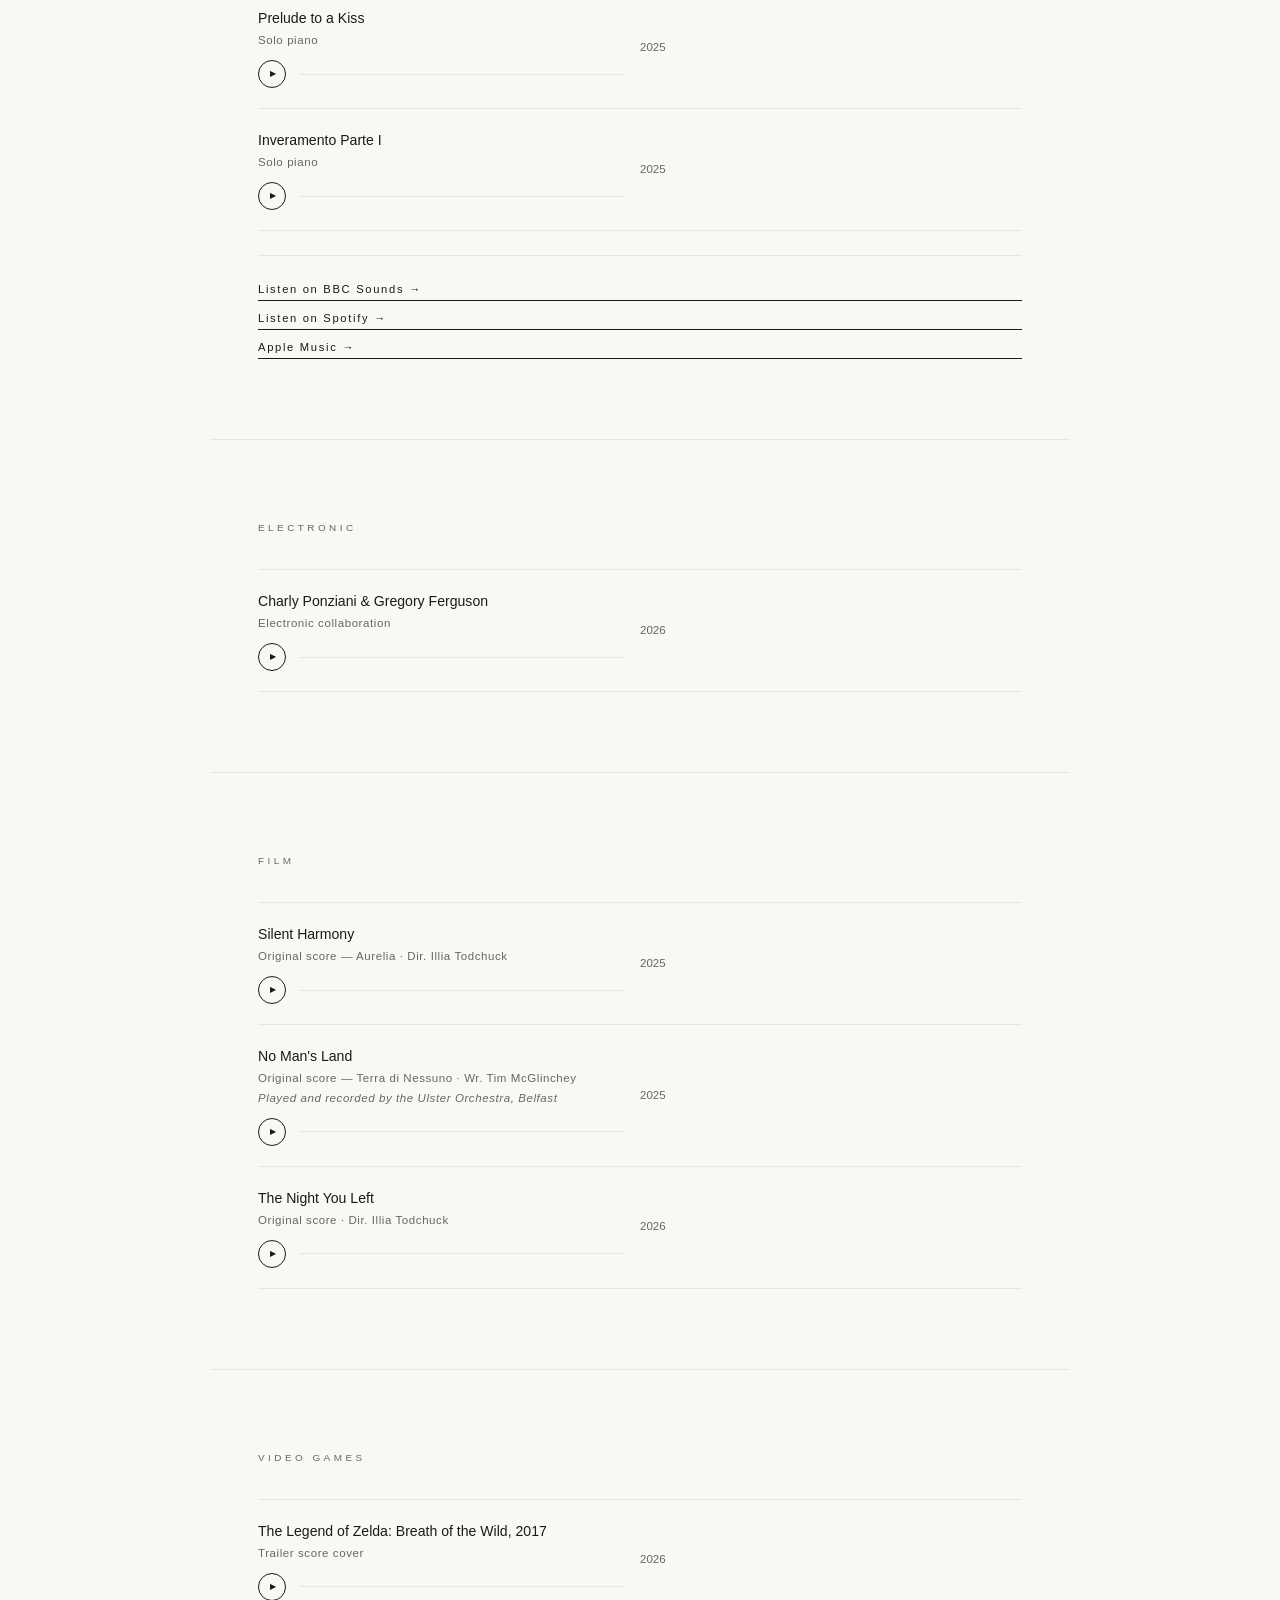
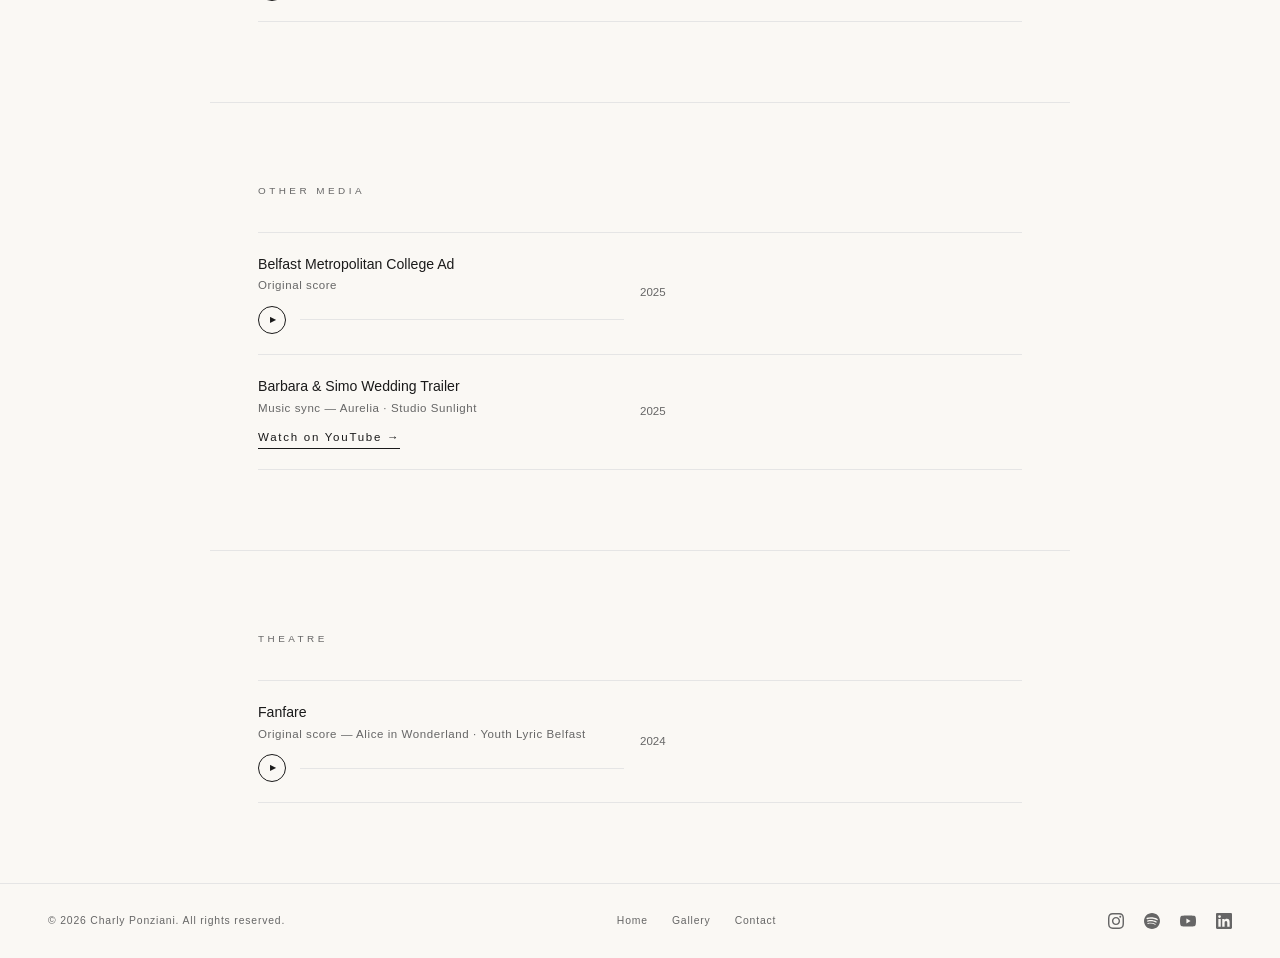
<file: portfolio.html>
<!DOCTYPE html>
<html lang="en">
<head>
  <meta charset="UTF-8" />
  <meta name="viewport" content="width=device-width, initial-scale=1.0" />
  <meta name="description" content="Charly Ponziani — Portfolio of compositions and recordings" />
  <title>Portfolio — Charly Ponziani</title>
  <link rel="icon" type="image/svg+xml" href="favicon.svg" />
  <meta property="og:type" content="website" />
  <meta property="og:url" content="https://charlyponziani.com/portfolio.html" />
  <meta property="og:title" content="Portfolio — Charly Ponziani" />
  <meta property="og:description" content="Selected compositions and recordings — voice, piano, film, theatre and more." />
  <meta property="og:image" content="https://charlyponziani.com/assets/images/hero2.jpg" />
  <meta name="twitter:card" content="summary_large_image" />
  <link rel="stylesheet" href="style.css?v=55" />
  <style>
    .portfolio-section {
      max-width: 860px;
      margin: 0 auto;
      padding: 5rem 3rem;
      border-top: 1px solid var(--border);
    }

    .portfolio-section:first-of-type {
      border-top: none;
      padding-top: 4rem;
    }

    .portfolio-list {
      list-style: none;
      border-top: 1px solid var(--border);
      margin-top: 2rem;
    }

    .portfolio-list li {
      display: grid;
      grid-template-columns: 2fr 1fr 1fr;
      align-items: center;
      padding: 1.25rem 0;
      border-bottom: 1px solid var(--border);
      gap: 1rem;
    }

    .portfolio-title {
      font-size: 0.88rem;
      color: var(--text);
    }

    .portfolio-meta {
      font-size: 0.72rem;
      color: var(--muted);
      letter-spacing: 0.05em;
    }

    .portfolio-year {
      font-size: 0.72rem;
      color: var(--muted);
    }

    .portfolio-links {
      display: flex;
      gap: 1rem;
      justify-content: flex-end;
    }

    .portfolio-note {
      font-size: 0.78rem;
      color: var(--muted);
      line-height: 1.8;
      margin-top: 0.5rem;
      font-style: italic;
    }

    .gallery-grid {
      display: grid;
      grid-template-columns: 1fr 1fr;
      gap: 2rem;
      margin-top: 2rem;
    }

    .gallery-item:first-child {
      grid-column: 1 / -1;
    }

    .gallery-item img,
    .gallery-item video {
      width: 100%;
      display: block;
      aspect-ratio: 16/9;
      object-fit: cover;
      background: #1e1e1e;
    }

    .gallery-item img {
      aspect-ratio: 3/2;
      object-position: center 28%;
    }

    .gallery-caption {
      font-size: 0.65rem;
      letter-spacing: 0.15em;
      text-transform: uppercase;
      color: var(--muted);
      margin-top: 0.6rem;
    }

    @media (max-width: 768px) {
      .portfolio-section { padding: 3rem 1.5rem; }
      .portfolio-list li { grid-template-columns: 1fr 1fr; }
      .portfolio-links { justify-content: flex-start; }
      .gallery-grid { grid-template-columns: 1fr; }
      .gallery-item:first-child { grid-column: 1; }
    }

    /* Video card */
    .video-card {
      display: inline-block;
      cursor: pointer;
      position: relative;
      max-width: 360px;
      margin-top: 2rem;
    }

    .video-card-thumb {
      width: 100%;
      display: block;
      aspect-ratio: 16/9;
      object-fit: cover;
      filter: grayscale(100%);
      transition: filter 0.3s;
    }

    .video-card:hover .video-card-thumb { filter: grayscale(60%); }

    .video-card-overlay {
      position: absolute;
      inset: 0;
      display: flex;
      flex-direction: column;
      align-items: center;
      justify-content: center;
      gap: 0.6rem;
    }

    .video-play-btn {
      width: 44px;
      height: 44px;
      border: 1px solid rgba(255,255,255,0.7);
      border-radius: 50%;
      display: flex;
      align-items: center;
      justify-content: center;
      transition: background 0.2s;
    }

    .video-card:hover .video-play-btn { background: rgba(255,255,255,0.15); }

    .video-play-btn::after {
      content: '';
      border-style: solid;
      border-width: 6px 0 6px 11px;
      border-color: transparent transparent transparent rgba(255,255,255,0.9);
      margin-left: 3px;
    }

    .video-card-label {
      font-size: 0.6rem;
      letter-spacing: 0.2em;
      text-transform: uppercase;
      color: rgba(255,255,255,0.6);
    }

  </style>
</head>
<body>

  <nav>
    <a href="index.html" class="nav-logo">Charly Ponziani Music</a>
    <ul class="nav-links">
      <li><a href="index.html#music"   data-en="Music"     data-it="Musica">Music</a></li>
      <li class="nav-services-item">
        <a href="index.html#services" data-en="Services" data-it="Servizi">Services</a>
        <div class="nav-services-dropdown">
          <a href="index.html#services" class="nav-service-entry">
            <span class="nav-service-name" data-en="Bespoke Composition" data-it="Composizione Su Misura">Bespoke Composition</span>
            <span class="nav-service-desc" data-en="Original piano &amp; orchestral music for weddings, proposals, films and personal occasions." data-it="Musica originale per pianoforte &amp; orchestra per matrimoni, proposte, film e occasioni personali.">Original piano &amp; orchestral music for weddings, proposals, films and personal occasions.</span>
          </a>
          <a href="index.html#services" class="nav-service-entry">
            <span class="nav-service-name" data-en="Weddings &amp; Live Performance" data-it="Matrimoni &amp; Esibizione dal Vivo">Weddings &amp; Live Performance</span>
            <span class="nav-service-desc" data-en="Vocal performance from ceremony to reception — also available for private events." data-it="Esibizione vocale dalla cerimonia al ricevimento — disponibile anche per eventi privati.">Vocal performance from ceremony to reception — also available for private events.</span>
          </a>
        </div>
      </li>
      <li><a href="index.html#bio"     data-en="Bio"     data-it="Bio">Bio</a></li>
      <li><a href="index.html#contact" data-en="Contact"   data-it="Contatti">Contact</a></li>
      <li><a href="portfolio.html"     data-en="Portfolio" data-it="Portfolio">Portfolio</a></li>
      <li><a href="gallery.html"       data-en="Gallery"   data-it="Galleria">Gallery</a></li>
    </ul>
    <div class="nav-controls">
      <div class="lang-toggle">
        <button class="lang-btn" data-lang="en">EN</button>
        <span>/</span>
        <button class="lang-btn" data-lang="it">IT</button>
      </div>
      <button class="theme-toggle" aria-label="Toggle dark mode">
        <span class="theme-icon">◐</span>
      </button>
    </div>
    <button class="nav-hamburger" aria-label="Menu">
      <span></span><span></span><span></span>
    </button>
  </nav>

  <div class="page-header" style="margin-top:52px;position:relative;overflow:hidden;">
    <div style="position:absolute;inset:0;background:url('assets/gallery/portfolio-header-bg.jpg') center 65%/cover;opacity:0.65;z-index:0;"></div>
    <p style="position:relative;z-index:1;" data-en="Selected works" data-it="Opere selezionate">Selected works</p>
    <h1 style="position:relative;z-index:1;" data-en="Portfolio" data-it="Portfolio">Portfolio</h1>
  </div>

  <div style="max-width:860px;margin:0 auto;padding:1.5rem 3rem;border-top:1px solid var(--border);text-align:center;">
    <p style="font-family:var(--font-serif);font-size:1.1rem;font-style:italic;color:var(--text);line-height:1.7;"
       data-en="&ldquo;It took my breath away when I heard it for the first time.&rdquo;"
       data-it="&ldquo;Mi ha tolto il respiro quando l&rsquo;ho sentita per la prima volta.&rdquo;">&ldquo;It took my breath away when I heard it for the first time.&rdquo;</p>
    <p style="font-size:0.62rem;letter-spacing:0.2em;text-transform:uppercase;color:var(--muted);margin-top:0.75rem;"
       data-html-en="— Taylor Arthur Johnson, BBC Radio Introducing, on <em>Aurelia</em>"
       data-html-it="— Taylor Arthur Johnson, BBC Radio Introducing, su <em>Aurelia</em>">— Taylor Arthur Johnson, BBC Radio Introducing, on <em>Aurelia</em></p>
  </div>

  <!-- VOICE -->
  <div class="portfolio-section">
    <p class="section-label" data-en="Voice" data-it="Voce">Voice</p>
    <ul class="portfolio-list">

      <li>
        <div>
          <p class="portfolio-title">Bésame Mucho — Consuelo Velázquez</p>
          <p class="portfolio-meta" data-en="Cover" data-it="Cover">Cover</p>
          <div class="track-item portfolio-track" style="border:none;padding:0.6rem 0 0;">
            <button class="track-play portfolio-play" data-src="assets/audio/besame-mucho.m4a" aria-label="Play Bésame Mucho"><span class="play-icon">▶</span></button>
            <div class="track-info"><div class="track-progress"><div class="track-bar"></div></div></div>
          </div>
        </div>
        <span class="portfolio-year">2024</span>
      </li>

      <li>
        <div>
          <p class="portfolio-title">My Funny Valentine — Ella Fitzgerald</p>
          <p class="portfolio-meta" data-en="Cover" data-it="Cover">Cover</p>
          <div class="track-item portfolio-track" style="border:none;padding:0.6rem 0 0;">
            <button class="track-play portfolio-play" data-src="assets/audio/my-funny-valentine.mp3" aria-label="Play My Funny Valentine"><span class="play-icon">▶</span></button>
            <div class="track-info"><div class="track-progress"><div class="track-bar"></div></div></div>
          </div>
        </div>
        <span class="portfolio-year">2024</span>
      </li>

      <li>
        <div>
          <p class="portfolio-title">Caruso — Lucio Dalla</p>
          <p class="portfolio-meta" data-en="Cover" data-it="Cover">Cover</p>
          <div class="track-item portfolio-track" style="border:none;padding:0.6rem 0 0;">
            <button class="track-play portfolio-play" data-src="assets/audio/caruso.m4a" aria-label="Play Caruso"><span class="play-icon">▶</span></button>
            <div class="track-info"><div class="track-progress"><div class="track-bar"></div></div></div>
          </div>
        </div>
        <span class="portfolio-year">2025</span>
      </li>

      <li>
        <div>
          <p class="portfolio-title">Cry Me a River — Ella Fitzgerald</p>
          <p class="portfolio-meta" data-en="Cover" data-it="Cover">Cover</p>
          <div class="track-item portfolio-track" style="border:none;padding:0.6rem 0 0;">
            <button class="track-play portfolio-play" data-src="assets/audio/cry-me-a-river.m4a" aria-label="Play Cry Me a River"><span class="play-icon">▶</span></button>
            <div class="track-info"><div class="track-progress"><div class="track-bar"></div></div></div>
          </div>
        </div>
        <span class="portfolio-year">2026</span>
      </li>

      <li>
        <div>
          <p class="portfolio-title">Fly Me to the Moon — Frank Sinatra</p>
          <p class="portfolio-meta" data-en="Cover" data-it="Cover">Cover</p>
          <div class="track-item portfolio-track" style="border:none;padding:0.6rem 0 0;">
            <button class="track-play portfolio-play" data-src="assets/audio/fly-me-to-the-moon.m4a" aria-label="Play Fly Me to the Moon"><span class="play-icon">▶</span></button>
            <div class="track-info"><div class="track-progress"><div class="track-bar"></div></div></div>
          </div>
        </div>
        <span class="portfolio-year">2026</span>
      </li>

      <li>
    </ul>
  </div>

  <!-- PIANO -->
  <div class="portfolio-section">
    <p class="section-label" data-en="Piano" data-it="Pianoforte">Piano</p>
    <p class="portfolio-note" data-en="From the EP — La Luce di Mezzo" data-it="Dall'EP — La Luce di Mezzo">From the EP — La Luce di Mezzo</p>
    <p style="font-size:0.62rem;letter-spacing:0.2em;text-transform:uppercase;font-style:italic;color:var(--muted);margin-top:0.3rem;" data-en="Out Now" data-it="Disponibile ora">Out Now</p>
    <ul class="portfolio-list">

      <li>
        <div>
          <p class="portfolio-title">Aurelia</p>
          <p class="portfolio-meta" data-en="Solo piano — featured on BBC Radio Introducing &amp; BBC Radio 3 Unwind" data-it="Pianoforte solo — trasmessa su BBC Radio Introducing &amp; BBC Radio 3 Unwind">Solo piano — featured on BBC Radio Introducing &amp; BBC Radio 3 Unwind</p>
          <div class="track-item portfolio-track" style="border:none;padding:0.6rem 0 0;">
            <button class="track-play portfolio-play" data-src="assets/audio/aurelia.m4a" aria-label="Play Aurelia"><span class="play-icon">▶</span></button>
            <div class="track-info"><div class="track-progress"><div class="track-bar"></div></div></div>
          </div>
        </div>
        <span class="portfolio-year">2024</span>
      </li>

      <li>
        <div>
          <p class="portfolio-title">Prelude to a Kiss</p>
          <p class="portfolio-meta" data-en="Solo piano" data-it="Pianoforte solo">Solo piano</p>
          <div class="track-item portfolio-track" style="border:none;padding:0.6rem 0 0;">
            <button class="track-play portfolio-play" data-src="assets/audio/prelude-to-a-kiss.m4a" aria-label="Play Prelude to a Kiss"><span class="play-icon">▶</span></button>
            <div class="track-info"><div class="track-progress"><div class="track-bar"></div></div></div>
          </div>
        </div>
        <span class="portfolio-year">2025</span>
      </li>

      <li>
        <div>
          <p class="portfolio-title">Inveramento Parte I</p>
          <p class="portfolio-meta" data-en="Solo piano" data-it="Pianoforte solo">Solo piano</p>
          <div class="track-item portfolio-track" style="border:none;padding:0.6rem 0 0;">
            <button class="track-play portfolio-play" data-src="assets/audio/inveramento-parte-i.m4a" aria-label="Play Inveramento Parte I"><span class="play-icon">▶</span></button>
            <div class="track-info"><div class="track-progress"><div class="track-bar"></div></div></div>
          </div>
        </div>
        <span class="portfolio-year">2025</span>
      </li>


    </ul>
    <div style="display:flex;flex-direction:column;gap:0.5rem;margin-top:1.5rem;border-top:1px solid var(--border);padding-top:1.5rem;">
      <a href="https://www.bbc.co.uk/programmes/m002vkqx" target="_blank" class="text-link" data-en="Listen on BBC Sounds →" data-it="Ascolta su BBC Sounds →">Listen on BBC Sounds →</a>
      <a href="https://open.spotify.com/artist/3wfayS7uMZGtmtRwBVUAy2" target="_blank" class="text-link" data-en="Listen on Spotify →" data-it="Ascolta su Spotify →">Listen on Spotify →</a>
      <a href="https://music.apple.com/gb/artist/charly-ponziani/6774300534" target="_blank" class="text-link" data-en="Apple Music →" data-it="Apple Music →">Apple Music →</a>
    </div>
  </div>

  <!-- ELECTRONIC COLLAB -->
  <div class="portfolio-section">
    <p class="section-label" data-en="Electronic" data-it="Elettronica">Electronic</p>
    <ul class="portfolio-list">

      <li>
        <div>
          <p class="portfolio-title">Charly Ponziani & Gregory Ferguson</p>
          <p class="portfolio-meta" data-en="Electronic collaboration" data-it="Collaborazione elettronica">Electronic collaboration</p>
          <div class="track-item portfolio-track" style="border:none;padding:0.6rem 0 0;">
            <button class="track-play portfolio-play" data-src="assets/audio/charly-gregory.m4a" aria-label="Play Charly Ponziani & Gregory Ferguson"><span class="play-icon">▶</span></button>
            <div class="track-info"><div class="track-progress"><div class="track-bar"></div></div></div>
          </div>
        </div>
        <span class="portfolio-year">2026</span>
      </li>

    </ul>
  </div>

  <!-- FILM -->
  <div class="portfolio-section">
    <p class="section-label" data-en="Film" data-it="Cinema">Film</p>
    <ul class="portfolio-list">

      <li>
        <div>
          <p class="portfolio-title">Silent Harmony</p>
          <p class="portfolio-meta" data-en="Original score — Aurelia · Dir. Illia Todchuck" data-it="Colonna sonora originale — Aurelia · Regia di Illia Todchuck">Original score — Aurelia · Dir. Illia Todchuck</p>
          <div class="track-item portfolio-track" style="border:none;padding:0.6rem 0 0;">
            <button class="track-play portfolio-play" data-src="assets/audio/aurelia.m4a" aria-label="Play Silent Harmony"><span class="play-icon">▶</span></button>
            <div class="track-info"><div class="track-progress"><div class="track-bar"></div></div></div>
          </div>
        </div>
        <span class="portfolio-year">2025</span>
      </li>

      <li>
        <div>
          <p class="portfolio-title">No Man's Land</p>
          <p class="portfolio-meta" data-en="Original score — Terra di Nessuno · Wr. Tim McGlinchey" data-it="Colonna sonora originale — Terra di Nessuno · Scen. Tim McGlinchey">Original score — Terra di Nessuno · Wr. Tim McGlinchey</p>
          <p class="portfolio-meta" style="font-style:italic;" data-en="Played and recorded by the Ulster Orchestra, Belfast" data-it="Eseguito e registrato dall'Ulster Orchestra, Belfast">Played and recorded by the Ulster Orchestra, Belfast</p>
          <div class="track-item portfolio-track" style="border:none;padding:0.6rem 0 0;">
            <button class="track-play portfolio-play" data-src="assets/audio/nomansland.m4a" aria-label="Play No Man's Land"><span class="play-icon">▶</span></button>
            <div class="track-info"><div class="track-progress"><div class="track-bar"></div></div></div>
          </div>
        </div>
        <span class="portfolio-year">2025</span>
      </li>

      <li>
        <div>
          <p class="portfolio-title">The Night You Left</p>
          <p class="portfolio-meta" data-en="Original score · Dir. Illia Todchuck" data-it="Colonna sonora originale · Regia di Illia Todchuck">Original score · Dir. Illia Todchuck</p>
          <div class="track-item portfolio-track" style="border:none;padding:0.6rem 0 0;">
            <button class="track-play portfolio-play" data-src="assets/audio/the-night-you-left.m4a" aria-label="Play The Night You Left"><span class="play-icon">▶</span></button>
            <div class="track-info"><div class="track-progress"><div class="track-bar"></div></div></div>
          </div>
        </div>
        <span class="portfolio-year">2026</span>
      </li>

    </ul>
  </div>

  <!-- VIDEO GAMES -->
  <div class="portfolio-section">
    <p class="section-label" data-en="Video Games" data-it="Videogioco">Video Games</p>
    <ul class="portfolio-list">

      <li>
        <div>
          <p class="portfolio-title">The Legend of Zelda: Breath of the Wild, 2017</p>
          <p class="portfolio-meta" data-en="Trailer score cover" data-it="Cover della colonna sonora del trailer">Trailer score cover</p>
          <div class="track-item portfolio-track" style="border:none;padding:0.6rem 0 0;">
            <button class="track-play portfolio-play" data-src="assets/audio/legend-of-zelda.m4a" aria-label="Play The Legend of Zelda: Breath of the Wild"><span class="play-icon">▶</span></button>
            <div class="track-info"><div class="track-progress"><div class="track-bar"></div></div></div>
          </div>
        </div>
        <span class="portfolio-year">2026</span>
      </li>

    </ul>
  </div>

  <!-- OTHER MEDIA -->
  <div class="portfolio-section">
    <p class="section-label" data-en="Other Media" data-it="Altri Media">Other Media</p>
    <ul class="portfolio-list">

      <li>
        <div>
          <p class="portfolio-title">Belfast Metropolitan College Ad</p>
          <p class="portfolio-meta" data-en="Original score" data-it="Musiche originali">Original score</p>
          <div class="track-item portfolio-track" style="border:none;padding:0.6rem 0 0;">
            <button class="track-play portfolio-play" data-src="assets/audio/bm-promotional.m4a" aria-label="Play Belfast Metropolitan College Ad"><span class="play-icon">▶</span></button>
            <div class="track-info"><div class="track-progress"><div class="track-bar"></div></div></div>
          </div>
        </div>
        <span class="portfolio-year">2025</span>
      </li>

      <li>
        <div>
          <p class="portfolio-title">Barbara &amp; Simo Wedding Trailer</p>
          <p class="portfolio-meta" data-en="Music sync — Aurelia · Studio Sunlight" data-it="Sync musicale — Aurelia · Studio Sunlight">Music sync — Aurelia · Studio Sunlight</p>
          <a href="https://www.youtube.com/watch?v=APWu58lboRU" target="_blank" rel="noopener" class="text-link" style="display:inline-block;margin-top:0.6rem;font-size:0.72rem;" data-en="Watch on YouTube →" data-it="Guarda su YouTube →">Watch on YouTube →</a>
        </div>
        <span class="portfolio-year">2025</span>
      </li>

    </ul>
  </div>

  <!-- THEATRE -->
  <div class="portfolio-section">
    <p class="section-label" data-en="Theatre" data-it="Teatro">Theatre</p>
    <ul class="portfolio-list">

      <li>
        <div>
          <p class="portfolio-title">Fanfare</p>
          <p class="portfolio-meta" data-en="Original score — Alice in Wonderland · Youth Lyric Belfast" data-it="Musiche originali — Alice in Wonderland · Youth Lyric Belfast">Original score — Alice in Wonderland · Youth Lyric Belfast</p>
          <div class="track-item portfolio-track" style="border:none;padding:0.6rem 0 0;">
            <button class="track-play portfolio-play" data-src="assets/audio/fanfare.m4a" aria-label="Play Fanfare"><span class="play-icon">▶</span></button>
            <div class="track-info"><div class="track-progress"><div class="track-bar"></div></div></div>
          </div>
        </div>
        <span class="portfolio-year">2024</span>
      </li>

    </ul>
  </div>

  <footer>
    <span>© 2026 Charly Ponziani. All rights reserved.</span>
    <div class="footer-nav">
      <a href="index.html" data-en="Home" data-it="Home">Home</a>
      <a href="gallery.html" data-en="Gallery" data-it="Galleria">Gallery</a>
      <a href="index.html#contact" data-en="Contact" data-it="Contatti">Contact</a>
    </div>
    <div class="footer-socials">
      <a href="https://instagram.com/charlyponzianimusic" target="_blank" aria-label="Instagram"><svg viewBox="0 0 24 24"><path d="M12 2.163c3.204 0 3.584.012 4.85.07 3.252.148 4.771 1.691 4.919 4.919.058 1.265.069 1.645.069 4.849 0 3.205-.012 3.584-.069 4.849-.149 3.225-1.664 4.771-4.919 4.919-1.266.058-1.644.07-4.85.07-3.204 0-3.584-.012-4.849-.07-3.26-.149-4.771-1.699-4.919-4.92-.058-1.265-.07-1.644-.07-4.849 0-3.204.013-3.583.07-4.849.149-3.227 1.664-4.771 4.919-4.919 1.266-.057 1.645-.069 4.849-.069zm0-2.163c-3.259 0-3.667.014-4.947.072-4.358.2-6.78 2.618-6.98 6.98-.059 1.281-.073 1.689-.073 4.948 0 3.259.014 3.668.072 4.948.2 4.358 2.618 6.78 6.98 6.98 1.281.058 1.689.072 4.948.072 3.259 0 3.668-.014 4.948-.072 4.354-.2 6.782-2.618 6.979-6.98.059-1.28.073-1.689.073-4.948 0-3.259-.014-3.667-.072-4.947-.196-4.354-2.617-6.78-6.979-6.98-1.281-.059-1.69-.073-4.949-.073zm0 5.838c-3.403 0-6.162 2.759-6.162 6.162s2.759 6.163 6.162 6.163 6.162-2.759 6.162-6.163c0-3.403-2.759-6.162-6.162-6.162zm0 10.162c-2.209 0-4-1.79-4-4 0-2.209 1.791-4 4-4s4 1.791 4 4c0 2.21-1.791 4-4 4zm6.406-11.845c-.796 0-1.441.645-1.441 1.44s.645 1.44 1.441 1.44c.795 0 1.439-.645 1.439-1.44s-.644-1.44-1.439-1.44z"/></svg></a>
      <a href="https://open.spotify.com/artist/3wfayS7uMZGtmtRwBVUAy2" target="_blank" aria-label="Spotify"><svg viewBox="0 0 24 24"><path d="M12 0C5.4 0 0 5.4 0 12s5.4 12 12 12 12-5.4 12-12S18.66 0 12 0zm5.521 17.34c-.24.359-.66.48-1.021.24-2.82-1.74-6.36-2.101-10.561-1.141-.418.122-.779-.179-.899-.539-.12-.421.18-.78.54-.9 4.56-1.021 8.52-.6 11.64 1.32.42.18.479.659.301 1.02zm1.44-3.3c-.301.42-.841.6-1.262.3-3.239-1.98-8.159-2.58-11.939-1.38-.479.12-1.02-.12-1.14-.6-.12-.48.12-1.021.6-1.141C9.6 9.9 15 10.561 18.72 12.84c.361.181.54.78.241 1.2zm.12-3.36C15.24 8.4 8.82 8.16 5.16 9.301c-.6.179-1.2-.181-1.38-.721-.18-.601.18-1.2.72-1.381 4.26-1.26 11.28-1.02 15.721 1.621.539.3.719 1.02.419 1.56-.299.421-1.02.599-1.559.3z"/></svg></a>
      <a href="https://www.youtube.com/channel/UCRVm1Ody_rXKBfxoNOb6sfQ" target="_blank" aria-label="YouTube"><svg viewBox="0 0 24 24"><path d="M23.495 6.205a3.007 3.007 0 0 0-2.088-2.088c-1.87-.501-9.396-.501-9.396-.501s-7.507-.01-9.396.501A3.007 3.007 0 0 0 .527 6.205a31.247 31.247 0 0 0-.522 5.805 31.247 31.247 0 0 0 .522 5.783 3.007 3.007 0 0 0 2.088 2.088c1.868.502 9.396.502 9.396.502s7.506 0 9.396-.502a3.007 3.007 0 0 0 2.088-2.088 31.247 31.247 0 0 0 .5-5.783 31.247 31.247 0 0 0-.5-5.805zM9.609 15.601V8.408l6.264 3.602z"/></svg></a>
      <a href="https://www.linkedin.com/in/charly-ponziani-898b13400" target="_blank" aria-label="LinkedIn"><svg viewBox="0 0 24 24"><path d="M20.447 20.452h-3.554v-5.569c0-1.328-.027-3.037-1.852-3.037-1.853 0-2.136 1.445-2.136 2.939v5.667H9.351V9h3.414v1.561h.046c.477-.9 1.637-1.85 3.37-1.85 3.601 0 4.267 2.37 4.267 5.455v6.286zM5.337 7.433a2.062 2.062 0 0 1-2.063-2.065 2.064 2.064 0 1 1 2.063 2.065zm1.782 13.019H3.555V9h3.564v11.452zM22.225 0H1.771C.792 0 0 .774 0 1.729v20.542C0 23.227.792 24 1.771 24h20.451C23.2 24 24 23.227 24 22.271V1.729C24 .774 23.2 0 22.222 0h.003z"/></svg></a>
    </div>
  </footer>

  <script src="lang.js?v=8"></script>
  <script>
    (function() {
      var current = null;

      function stopAll() {
        if (!current) return;
        current.audio.pause();
        clearInterval(current.ticker);
        current.bar.style.width = '0%';
        current.btn.classList.remove('playing');
        current.btn.querySelector('.play-icon').textContent = '▶';
        current = null;
      }

      function startPlaying(audio, btn, bar) {
        stopAll();
        var p = audio.play();
        if (p) p.catch(function() { stopAll(); });
        btn.classList.add('playing');
        btn.querySelector('.play-icon').textContent = '■';
        var ticker = setInterval(function() {
          if (audio.duration) bar.style.width = (audio.currentTime / audio.duration * 100) + '%';
        }, 200);
        current = { audio: audio, btn: btn, bar: bar, ticker: ticker };
      }

      document.querySelectorAll('.portfolio-play').forEach(function(btn) {
        var audio = new Audio(btn.dataset.src);
        audio.preload = 'metadata';
        var bar = btn.closest('.track-item').querySelector('.track-bar');
        var progress = btn.closest('.track-item').querySelector('.track-progress');
        progress.style.cursor = 'pointer';

        btn.addEventListener('click', function() {
          if (current && current.audio === audio) { stopAll(); return; }
          startPlaying(audio, btn, bar);
        });

        progress.addEventListener('click', function(e) {
          var pct = Math.max(0, Math.min(1, (e.clientX - progress.getBoundingClientRect().left) / progress.offsetWidth));
          if (audio.duration) { audio.currentTime = pct * audio.duration; bar.style.width = (pct * 100) + '%'; }
          if (!current || current.audio !== audio) startPlaying(audio, btn, bar);
        });

        audio.addEventListener('ended', stopAll);
      });
    })();
  </script>
</body>
</html>
</file>
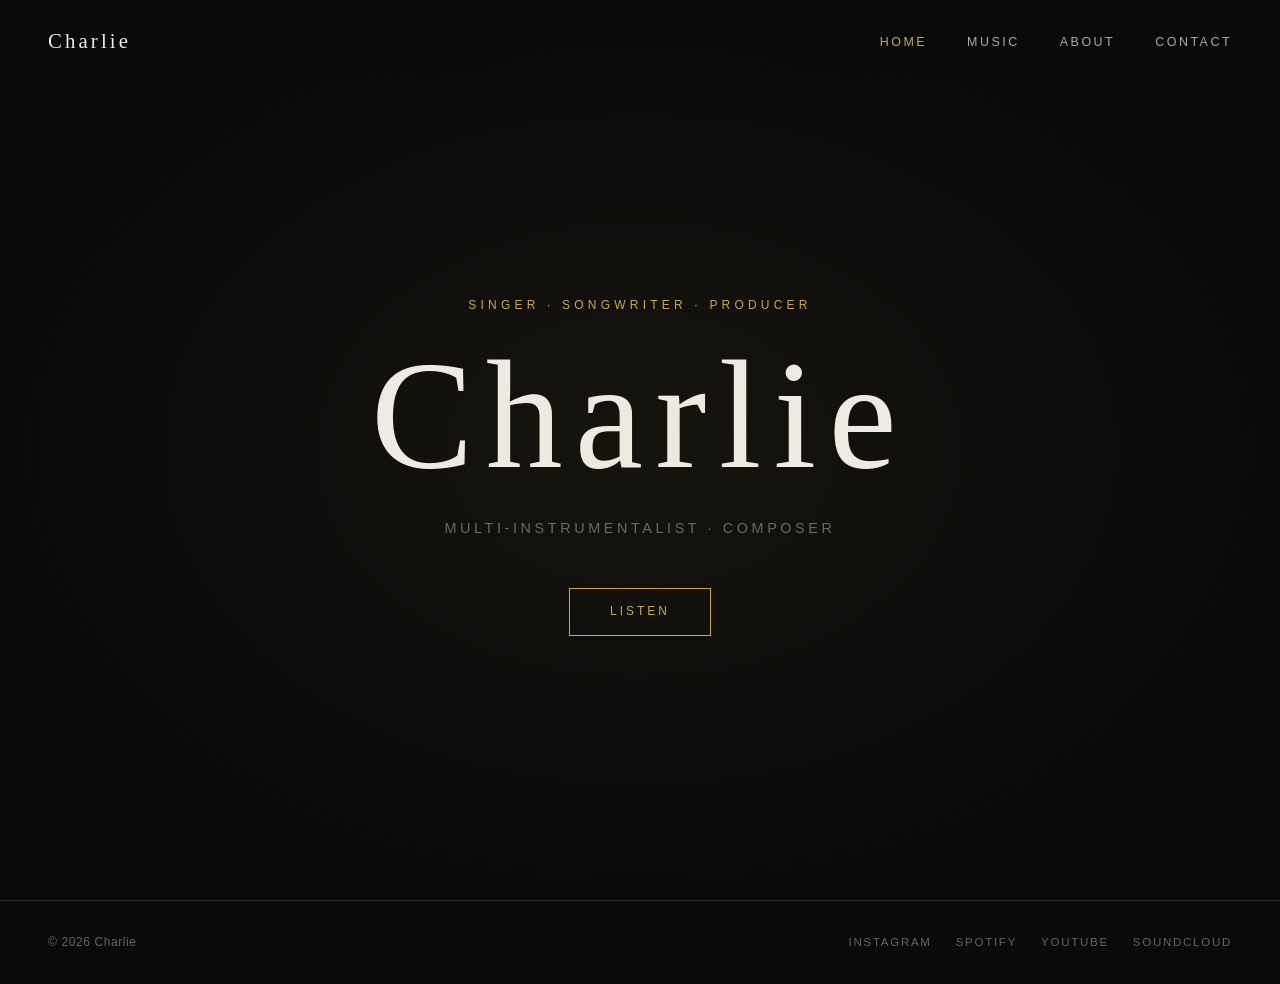
<file: preview.html>
<!DOCTYPE html>
<html lang="en">
<head>
  <meta charset="UTF-8" />
  <meta name="viewport" content="width=device-width, initial-scale=1.0" />
  <title>Charlie — Preview</title>
  <style>
    *, *::before, *::after { margin: 0; padding: 0; box-sizing: border-box; }
    :root {
      --black: #0a0a0a; --dark: #111111; --mid: #1e1e1e; --border: #2a2a2a;
      --muted: #666666; --light: #aaaaaa; --white: #f0ede8; --accent: #c9a84c;
      --font-serif: 'Georgia', 'Times New Roman', serif;
      --font-sans: 'Helvetica Neue', 'Arial', sans-serif;
    }
    html { scroll-behavior: smooth; }
    body { background-color: var(--black); color: var(--white); font-family: var(--font-sans); font-size: 16px; line-height: 1.6; -webkit-font-smoothing: antialiased; }
    a { color: inherit; text-decoration: none; }
    nav { position: fixed; top: 0; left: 0; right: 0; z-index: 100; display: flex; align-items: center; justify-content: space-between; padding: 1.5rem 3rem; background: linear-gradient(to bottom, rgba(10,10,10,0.95), transparent); }
    .nav-logo { font-family: var(--font-serif); font-size: 1.3rem; letter-spacing: 0.15em; color: var(--white); }
    .nav-links { display: flex; gap: 2.5rem; list-style: none; }
    .nav-links a { font-size: 0.78rem; letter-spacing: 0.2em; text-transform: uppercase; color: var(--light); transition: color 0.2s ease; }
    .nav-links a:hover, .nav-links a.active { color: var(--accent); }
    .hero { min-height: 100vh; display: flex; flex-direction: column; align-items: center; justify-content: center; text-align: center; padding: 6rem 2rem 4rem; position: relative; overflow: hidden; }
    .hero::before { content: ''; position: absolute; inset: 0; background: radial-gradient(ellipse at center, rgba(201,168,76,0.06) 0%, transparent 70%); pointer-events: none; }
    .hero-eyebrow { font-size: 0.75rem; letter-spacing: 0.35em; text-transform: uppercase; color: var(--accent); margin-bottom: 1.5rem; }
    .hero-name { font-family: var(--font-serif); font-size: clamp(4rem, 12vw, 10rem); font-weight: normal; letter-spacing: 0.08em; line-height: 1; color: var(--white); margin-bottom: 1.5rem; }
    .hero-tagline { font-size: 0.9rem; letter-spacing: 0.25em; text-transform: uppercase; color: var(--muted); margin-bottom: 3rem; }
    .hero-cta { display: inline-block; padding: 0.85rem 2.5rem; border: 1px solid var(--accent); color: var(--accent); font-size: 0.75rem; letter-spacing: 0.25em; text-transform: uppercase; transition: background 0.2s ease, color 0.2s ease; }
    .hero-cta:hover { background: var(--accent); color: var(--black); }
    footer { border-top: 1px solid var(--border); padding: 2rem 3rem; display: flex; align-items: center; justify-content: space-between; font-size: 0.75rem; color: var(--muted); letter-spacing: 0.05em; }
    .footer-socials { display: flex; gap: 1.5rem; }
    .footer-socials a { color: var(--muted); font-size: 0.72rem; letter-spacing: 0.15em; text-transform: uppercase; transition: color 0.2s; }
    .footer-socials a:hover { color: var(--accent); }
  </style>
</head>
<body>
  <nav>
    <a href="#" class="nav-logo">Charlie</a>
    <ul class="nav-links">
      <li><a href="#" class="active">Home</a></li>
      <li><a href="#">Music</a></li>
      <li><a href="#">About</a></li>
      <li><a href="#">Contact</a></li>
    </ul>
  </nav>
  <section class="hero">
    <p class="hero-eyebrow">Singer · Songwriter · Producer</p>
    <h1 class="hero-name">Charlie</h1>
    <p class="hero-tagline">Multi-Instrumentalist · Composer</p>
    <a href="#" class="hero-cta">Listen</a>
  </section>
  <footer>
    <span>© 2026 Charlie</span>
    <div class="footer-socials">
      <a href="#">Instagram</a>
      <a href="#">Spotify</a>
      <a href="#">YouTube</a>
      <a href="#">SoundCloud</a>
    </div>
  </footer>
</body>
</html>
</file>
<file: style.css>
/* =============================================
   CHARLY PONZIANI MUSIC
   ============================================= */

@import url('https://fonts.googleapis.com/css2?family=Bodoni+Moda:ital,opsz,wght@0,6..96,400;0,6..96,700;1,6..96,400&display=swap');

*, *::before, *::after { margin: 0; padding: 0; box-sizing: border-box; }

:root {
  --bg:         #faf8f4;
  --text:       #1a1a1a;
  --muted:      #666666;
  --light:      #bbbbbb;
  --border:     #e5e5e5;
  --warm:       #d6cfc4;
  --nav-bg:     rgba(255,255,255,0.96);
  --font-serif: 'Didot', 'Didot LT STD', 'GFS Didot', 'Bodoni Moda', 'Bodoni MT', 'Book Antiqua', serif;
  --font-sans:  'Helvetica Neue', 'Arial', sans-serif;
}

[data-theme="dark"] {
  --bg:         #1c1c1c;
  --text:       #e8e4de;
  --muted:      #b0aba3;
  --light:      #555555;
  --border:     #2e2e2e;
  --warm:       #2e2e2e;
  --nav-bg:     rgba(28,28,28,0.96);
}

html { scroll-behavior: auto; }

body {
  background: var(--bg);
  color: var(--text);
  font-family: var(--font-sans);
  font-size: 14px;
  line-height: 1.7;
  -webkit-font-smoothing: antialiased;
}

a { color: inherit; text-decoration: none; }
img { max-width: 100%; display: block; }

/* ---- NAV ---- */
nav {
  position: fixed;
  top: 0; left: 0; right: 0;
  z-index: 100;
  display: flex;
  align-items: center;
  justify-content: space-between;
  padding: 1.1rem 3rem;
  background: var(--nav-bg);
  border-bottom: 1px solid var(--border);
  gap: 2rem;
}

.nav-logo {
  font-size: 0.68rem;
  letter-spacing: 0.22em;
  text-transform: uppercase;
  font-weight: 400;
  white-space: nowrap;
  flex-shrink: 0;
}

.nav-links {
  display: flex;
  gap: 2rem;
  list-style: none;
  flex-wrap: nowrap;
}

.nav-links a {
  font-size: 0.65rem;
  letter-spacing: 0.18em;
  text-transform: uppercase;
  color: var(--muted);
  transition: color 0.2s;
  white-space: nowrap;
}

.nav-links a:hover,
.nav-links a.active { color: var(--text); }

/* Services hover dropdown */
.nav-services-item {
  position: relative;
}

.nav-services-dropdown {
  position: absolute;
  top: calc(100% + 0.75rem);
  left: 50%;
  transform: translateX(-50%) translateY(-4px);
  min-width: 220px;
  background: var(--nav-bg);
  border: 1px solid var(--border);
  box-shadow: 0 8px 24px rgba(0,0,0,0.08);
  display: flex;
  flex-direction: column;
  opacity: 0;
  pointer-events: none;
  transition: opacity 0.18s, transform 0.18s;
  z-index: 200;
}

.nav-services-item:hover .nav-services-dropdown,
.nav-services-item:focus-within .nav-services-dropdown {
  opacity: 1;
  pointer-events: auto;
  transform: translateX(-50%) translateY(0);
}

.nav-service-entry {
  display: block;
  padding: 0.85rem 1.2rem;
  text-decoration: none;
  font-size: 0.62rem;
  letter-spacing: 0.18em;
  text-transform: uppercase;
  color: var(--muted);
  border-bottom: 1px solid var(--border);
  transition: color 0.15s, background 0.15s;
  white-space: nowrap;
}

.nav-service-entry:last-child { border-bottom: none; }

.nav-service-entry:hover { color: var(--text); background: rgba(128,128,128,0.06); }

/* hide desc spans — not used in simplified dropdown */
.nav-service-desc { display: none; }

@media (max-width: 768px) {
  .nav-services-dropdown { display: none; }
}

.lang-toggle {
  display: flex;
  align-items: center;
  gap: 0.35rem;
  flex-shrink: 0;
}

.lang-toggle span { color: var(--light); font-size: 0.65rem; }

.lang-btn {
  background: none;
  border: none;
  cursor: pointer;
  font-family: var(--font-sans);
  font-size: 0.65rem;
  letter-spacing: 0.18em;
  color: var(--muted);
  padding: 0;
  transition: color 0.2s;
}

.lang-btn.active { color: var(--text); font-weight: 600; }
.lang-btn:hover { color: var(--text); }

.nav-controls {
  display: flex;
  align-items: center;
  gap: 1rem;
  flex-shrink: 0;
}

.theme-toggle {
  background: none;
  border: none;
  cursor: pointer;
  padding: 0;
  flex-shrink: 0;
  color: var(--muted);
  font-size: 0.9rem;
  line-height: 1;
  transition: color 0.2s;
  display: flex;
  align-items: center;
}
.theme-toggle:hover { color: var(--text); }

/* Smooth colour transitions across the whole page */
body, nav, footer, section, .bio-photo, .music-list,
.track-row, .contact-form input, .contact-form textarea,
.quote-section, .credits-inner {
  transition: background-color 0.3s ease, color 0.3s ease, border-color 0.3s ease;
}

/* ---- HERO ---- */
.hero {
  margin-top: 52px;
  width: 100%;
  border-bottom: 1px solid var(--border);
}

.hero-image-wrap {
  width: 100%;
  height: 78vh;
  min-height: 480px;
  max-height: 860px;
  overflow: hidden;
  position: relative;
  background: var(--bg);
}

.hero-photo {
  width: 100%;
  height: 100%;
  object-fit: cover;
  object-position: center center;
  display: block;
  /* CSS sharpening — helps a little with compressed images */
  filter: contrast(1.05) brightness(0.95);
  image-rendering: -webkit-optimize-contrast;
}

/* Subtle dark gradient at bottom so text is readable */
.hero-image-wrap::after {
  content: '';
  position: absolute;
  inset: 0;
  background: linear-gradient(
    to top,
    rgba(0,0,0,0.5) 0%,
    rgba(0,0,0,0.1) 45%,
    transparent 70%
  );
  pointer-events: none;
}

.hero-caption {
  display: flex;
  align-items: center;
  justify-content: center;
  gap: 0.75rem;
  padding: 0.85rem 2rem;
  background: var(--bg);
  border-bottom: 1px solid var(--border);
}

.hero-name {
  font-size: 0.6rem;
  letter-spacing: 0.2em;
  text-transform: uppercase;
  color: var(--text);
  font-weight: 400;
}

.hero-caption-sep {
  color: var(--light);
  font-size: 0.6rem;
}

.hero-badge {
  font-size: 0.6rem;
  letter-spacing: 0.2em;
  text-transform: uppercase;
  color: var(--muted);
}

.hero-scroll {
  font-size: 0.55rem;
  letter-spacing: 0.25em;
  text-transform: uppercase;
  color: rgba(255,255,255,0.4);
  position: absolute;
  bottom: 1.5rem;
  right: 1.5rem;
  z-index: 1;
}

.hero-overlay-text {
  position: absolute;
  bottom: 3.5rem;
  right: 5.5rem;
  z-index: 2;
  display: flex;
  flex-direction: column;
  gap: 0.5rem;
  text-align: center;
  align-items: center;
}

.hero-overlay-tagline {
  font-size: 0.72rem;
  letter-spacing: 0.3em;
  text-transform: uppercase;
  color: rgba(255,255,255,1);
  font-weight: 400;
  text-shadow: 0 1px 12px rgba(0,0,0,1), 0 0 30px rgba(0,0,0,0.9);
}

.hero-overlay-bbc {
  font-size: 0.65rem;
  letter-spacing: 0.22em;
  text-transform: uppercase;
  color: rgba(255,255,255,1);
  text-shadow: 0 1px 12px rgba(0,0,0,1), 0 0 30px rgba(0,0,0,1);
}

/* ---- SHARED ---- */
.section-inner {
  max-width: 860px;
  margin: 0 auto;
  padding: 3rem 3rem 6rem;
}

.section-label {
  font-size: 0.62rem;
  letter-spacing: 0.35em;
  text-transform: uppercase;
  color: var(--muted);
  margin-bottom: 0.4rem;
}

.section-title {
  font-family: var(--font-serif);
  font-size: clamp(1.8rem, 4vw, 2.8rem);
  font-weight: normal;
  margin-bottom: 1rem;
}

.divider-line {
  display: none;
}

.text-link {
  font-size: 0.7rem;
  letter-spacing: 0.15em;
  border-bottom: 1px solid var(--text);
  padding-bottom: 1px;
  display: inline-block;
  transition: opacity 0.2s;
}

.text-link:hover { opacity: 0.45; }

/* ---- QUOTE STRIP ---- */
.quote-strip {
  border-top: 1px solid var(--border);
  border-bottom: 1px solid var(--border);
}

.quote-inner {
  max-width: 860px;
  margin: 0 auto;
  padding: 2.5rem 3rem;
  text-align: center;
}

.quote-text {
  font-family: var(--font-serif);
  font-size: clamp(1rem, 2vw, 1.25rem);
  font-style: italic;
  color: var(--text);
  font-weight: normal;
  margin-bottom: 0.75rem;
  line-height: 1.6;
}

.quote-attr {
  font-size: 0.62rem;
  letter-spacing: 0.25em;
  text-transform: uppercase;
  color: var(--muted);
}

/* ---- MUSIC SECTION ---- */
#music { border-top: 1px solid var(--border); }

.music-feature {
  display: grid;
  grid-template-columns: 1fr 1fr;
  gap: 5rem;
  align-items: center;
}

.music-cover {
  width: 100%;
  aspect-ratio: 1/1;
  background: #1e1e1e;
  display: flex;
  align-items: center;
  justify-content: center;
  color: #555;
  font-size: 0.7rem;
  letter-spacing: 0.1em;
}

.music-cover img { width: 100%; height: 100%; object-fit: cover; }

.music-meta { }

.music-links {
  display: flex;
  flex-direction: column;
  gap: 0.6rem;
  margin-top: 1.75rem;
}

/* ---- TRACK PLAYER ---- */
.track-list {
  display: flex;
  flex-direction: column;
  gap: 0;
  margin: 1.5rem 0;
  border-top: 1px solid var(--border);
}

.track-item {
  display: flex;
  flex-direction: row;
  align-items: center;
  gap: 0.85rem;
  padding: 0.85rem 0;
  border-bottom: 1px solid var(--border);
}

.track-play {
  background: none;
  border: 1px solid var(--text);
  width: 28px;
  height: 28px;
  border-radius: 50%;
  cursor: pointer;
  display: flex;
  align-items: center;
  justify-content: center;
  flex-shrink: 0;
  transition: background 0.2s, color 0.2s;
}

.track-play:hover,
.track-play.playing { background: var(--text); }

.play-icon {
  font-size: 0.5rem;
  line-height: 1;
  margin-left: 2px;
  color: var(--text);
  pointer-events: none;
}

.track-play:hover .play-icon,
.track-play.playing .play-icon { color: var(--bg); }

.track-info {
  flex: 1;
  display: flex;
  flex-direction: column;
  gap: 0.4rem;
}

.track-name {
  font-size: 0.78rem;
  letter-spacing: 0.05em;
  color: var(--text);
}

.track-progress {
  width: 100%;
  height: 1px;
  background: var(--border);
  position: relative;
  cursor: pointer;
}

.track-bar {
  height: 100%;
  background: var(--text);
  width: 0%;
  pointer-events: none;
}

.track-preview-label {
  font-size: 0.58rem;
  letter-spacing: 0.2em;
  text-transform: uppercase;
  color: var(--light);
  flex-shrink: 0;
}

/* ---- BESPOKE SECTION ---- */
#bespoke {
  background: var(--bg);
  border-top: 1px solid var(--border);
  border-bottom: 1px solid var(--border);
}

.bespoke-inner {
  max-width: 860px;
  margin: 0 auto;
  padding: 6rem 3rem;
}

.bespoke-grid {
  display: grid;
  grid-template-columns: 1fr 1fr;
  gap: 5rem;
  margin-top: 3rem;
  align-items: start;
}

.bespoke-text p {
  font-size: 0.88rem;
  color: var(--muted);
  line-height: 1.9;
  margin-bottom: 0.5rem;
}

.bespoke-occasions {
  list-style: none;
  margin: 1.5rem 0 2rem;
}

.bespoke-occasions li {
  font-size: 0.78rem;
  color: var(--muted);
  padding: 0.55rem 0;
  border-bottom: 1px solid var(--border);
  letter-spacing: 0.05em;
}

.bespoke-occasions li:first-child { border-top: 1px solid var(--border); }

.bespoke-cta {
  display: inline-block;
  border: 1px solid var(--text);
  padding: 0.8rem 2rem;
  font-size: 0.65rem;
  letter-spacing: 0.25em;
  text-transform: uppercase;
  transition: background 0.2s, color 0.2s;
  margin-top: 0.5rem;
}

.bespoke-cta:hover { background: var(--text); color: var(--bg); }

.bespoke-audio {
  background: var(--bg);
  border: 1px solid var(--border);
  padding: 2rem;
  display: flex;
  flex-direction: column;
  gap: 0.75rem;
}

.bespoke-audio-label {
  font-size: 0.6rem;
  letter-spacing: 0.3em;
  text-transform: uppercase;
  color: var(--muted);
}

.audio-placeholder {
  width: 100%;
  height: 64px;
  background: var(--border);
  border: 1px dashed var(--border);
  display: flex;
  align-items: center;
  justify-content: center;
  color: var(--light);
  font-size: 0.7rem;
  letter-spacing: 0.1em;
}

/* ---- CREDITS STRIP ---- */
#credits {
  border-top: 1px solid var(--border);
}

.credits-inner {
  max-width: 860px;
  margin: 0 auto;
  padding: 3.5rem 3rem;
  display: flex;
  align-items: baseline;
  gap: 2rem;
  flex-wrap: wrap;
}

.credits-label {
  font-size: 0.6rem;
  letter-spacing: 0.3em;
  text-transform: uppercase;
  color: var(--muted);
  white-space: nowrap;
}

.credits-list {
  display: flex;
  flex-wrap: wrap;
  gap: 0.4rem 1.5rem;
  list-style: none;
}

.credits-list li {
  font-size: 0.78rem;
  color: var(--muted);
}

.credits-list li::before {
  content: '— ';
  color: var(--light);
}

/* ---- BIO SECTION ---- */
#bio { border-top: 1px solid var(--border); }

#bio .section-inner { max-width: 860px; }

.bio-grid {
  display: grid;
  grid-template-columns: 1fr 260px;
  gap: 4rem;
  align-items: start;
}

.bio-text p {
  font-size: 0.85rem;
  color: var(--muted);
  line-height: 1.9;
  margin-bottom: 0.75rem;
}

.bio-photo {
  width: 100%;
  aspect-ratio: 3/4;
  background: #e8e3dc;
  display: flex;
  align-items: center;
  justify-content: center;
  color: var(--light);
  font-size: 0.7rem;
  letter-spacing: 0.1em;
}

.bio-photo img { width: 100%; height: 100%; object-fit: cover; }

/* ---- CONTACT SECTION ---- */
#contact { border-top: 1px solid var(--border); }

.contact-grid {
  display: grid;
  grid-template-columns: 1fr 1fr;
  gap: 5rem;
}

.contact-info p {
  font-size: 0.85rem;
  color: var(--muted);
  line-height: 1.8;
  margin-bottom: 2rem;
}

.contact-detail {
  display: block;
  font-size: 0.68rem;
  letter-spacing: 0.15em;
  text-transform: uppercase;
  color: var(--muted);
  margin-bottom: 0.6rem;
  transition: color 0.2s;
}

.contact-detail:hover { color: var(--text); }

.contact-form {
  display: flex;
  flex-direction: column;
  gap: 0.75rem;
}

.contact-form input,
.contact-form textarea,
.contact-form select {
  background: transparent;
  border: none;
  border-bottom: 1px solid var(--border);
  color: var(--text);
  padding: 0.7rem 0;
  font-family: var(--font-sans);
  font-size: 0.85rem;
  outline: none;
  transition: border-color 0.2s;
  width: 100%;
  appearance: none;
}

.contact-form select {
  cursor: pointer;
  color: var(--muted);
  font-family: var(--font-serif);
  font-style: italic;
  font-size: 0.9rem;
  background-image: url("data:image/svg+xml,%3Csvg xmlns='http://www.w3.org/2000/svg' width='10' height='6'%3E%3Cpath d='M0 0l5 6 5-6z' fill='%23999'/%3E%3C/svg%3E");
  background-repeat: no-repeat;
  background-position: right 0.25rem center;
  padding-right: 1.5rem;
}
.contact-form select option { color: var(--text); font-family: var(--font-sans); font-style: normal; font-size: 0.85rem; }

.contact-form input::placeholder,
.contact-form textarea::placeholder { color: var(--light); }

.contact-form input:focus,
.contact-form textarea:focus,
.contact-form select:focus { border-color: var(--text); }

.contact-form textarea { min-height: 100px; resize: vertical; }

.contact-form button {
  background: transparent;
  border: 1px solid var(--text);
  color: var(--text);
  padding: 0.75rem 2rem;
  font-size: 0.65rem;
  letter-spacing: 0.25em;
  text-transform: uppercase;
  cursor: pointer;
  transition: background 0.2s, color 0.2s;
  align-self: flex-start;
  margin-top: 0.5rem;
  font-family: var(--font-sans);
}

.contact-form button:hover { background: var(--text); color: var(--bg); }

.contact-form button:disabled {
  opacity: 0.4;
  cursor: default;
  pointer-events: none;
}

.form-success {
  padding: 1.5rem 0 0.5rem;
  border-top: 1px solid var(--border);
  margin-top: 0.5rem;
}

.form-success-msg {
  font-size: 0.78rem;
  letter-spacing: 0.12em;
  text-transform: uppercase;
  color: var(--muted);
}

/* ---- FOOTER ---- */
footer {
  border-top: 1px solid var(--border);
  padding: 1.75rem 3rem;
  display: flex;
  align-items: center;
  justify-content: space-between;
  font-size: 0.65rem;
  color: var(--muted);
  letter-spacing: 0.08em;
}

.footer-nav { display: flex; gap: 1.5rem; align-items: center; }
.footer-nav a { color: var(--muted); font-size: 0.65rem; letter-spacing: 0.08em; text-decoration: none; transition: color 0.2s; }
.footer-nav a:hover { color: var(--text); }

.footer-socials { display: flex; gap: 1.25rem; align-items: center; }

.footer-socials a {
  color: var(--muted);
  display: flex;
  align-items: center;
  transition: color 0.2s;
}

.footer-socials a:hover { color: var(--text); }

.footer-socials svg {
  width: 16px;
  height: 16px;
  fill: currentColor;
}

/* ---- INNER PAGES ---- */
.page-header {
  margin-top: 52px;
  padding: 5rem 3rem 3rem;
  max-width: 860px;
  margin-left: auto;
  margin-right: auto;
  border-bottom: 1px solid var(--border);
}

.page-header p {
  font-size: 0.65rem;
  letter-spacing: 0.3em;
  text-transform: uppercase;
  color: var(--muted);
  margin-bottom: 0.75rem;
}

.page-header h1 {
  font-family: var(--font-serif);
  font-size: clamp(2rem, 5vw, 3rem);
  font-weight: normal;
}

.music-section {
  max-width: 860px;
  margin: 0 auto;
  padding: 4rem 3rem;
}

.music-list { list-style: none; border-top: 1px solid var(--border); }

.music-list li {
  display: grid;
  grid-template-columns: 2fr 1fr 1fr 1fr;
  align-items: center;
  padding: 1.25rem 0;
  border-bottom: 1px solid var(--border);
  font-size: 0.82rem;
}

.release-type {
  font-size: 0.62rem;
  letter-spacing: 0.2em;
  text-transform: uppercase;
  color: var(--muted);
}

.release-year { color: var(--muted); font-size: 0.78rem; }

.release-link {
  font-size: 0.68rem;
  letter-spacing: 0.1em;
  border-bottom: 1px solid var(--light);
  padding-bottom: 1px;
  color: var(--muted);
  display: inline-block;
  transition: color 0.2s, border-color 0.2s;
}

.release-link:hover { color: var(--text); border-color: var(--text); }

/* ---- HAMBURGER ---- */
.nav-hamburger {
  display: none;
  flex-direction: column;
  justify-content: center;
  gap: 5px;
  background: none;
  border: none;
  cursor: pointer;
  padding: 4px;
  flex-shrink: 0;
  z-index: 101;
}

.nav-hamburger span {
  display: block;
  width: 22px;
  height: 1px;
  background: var(--text);
  transition: transform 0.25s, opacity 0.25s;
}

.nav-hamburger.open span:nth-child(1) { transform: translateY(6px) rotate(45deg); }
.nav-hamburger.open span:nth-child(2) { opacity: 0; }
.nav-hamburger.open span:nth-child(3) { transform: translateY(-6px) rotate(-45deg); }

/* ---- RESPONSIVE ---- */
@media (max-width: 768px) {
  nav { padding: 1rem 1.25rem; gap: 1rem; }

  .nav-hamburger { display: flex; }

  .nav-links {
    display: none;
    position: fixed;
    top: 52px;
    left: 0; right: 0;
    background: rgba(250,248,244,0.98);
    border-bottom: 1px solid var(--border);
    flex-direction: column;
    align-items: center;
    gap: 0;
    padding: 1rem 0 1.5rem;
    z-index: 99;
  }

  .nav-links.open { display: flex; }

  .nav-links li { width: 100%; text-align: center; }

  .nav-links a {
    display: block;
    padding: 0.85rem 1.5rem;
    font-size: 0.72rem;
  }

  .nav-links { gap: 0; }

  .section-inner,
  .bespoke-inner { padding: 4rem 1.5rem; }

  .music-feature,
  .bespoke-grid,
  .bio-grid,
  .contact-grid { grid-template-columns: 1fr; gap: 2.5rem; }


  .credits-inner { padding: 2.5rem 1.5rem; flex-direction: column; gap: 1rem; }

  .music-list li { grid-template-columns: 1fr 1fr; gap: 0.25rem; }

  footer { flex-direction: column; gap: 1rem; text-align: center; padding: 1.5rem; }

  .hero-overlay-text {
    bottom: 2.5rem;
    right: auto;
    left: 50%;
    transform: translateX(-50%);
    text-align: center;
    white-space: nowrap;
  }
}
</file>
